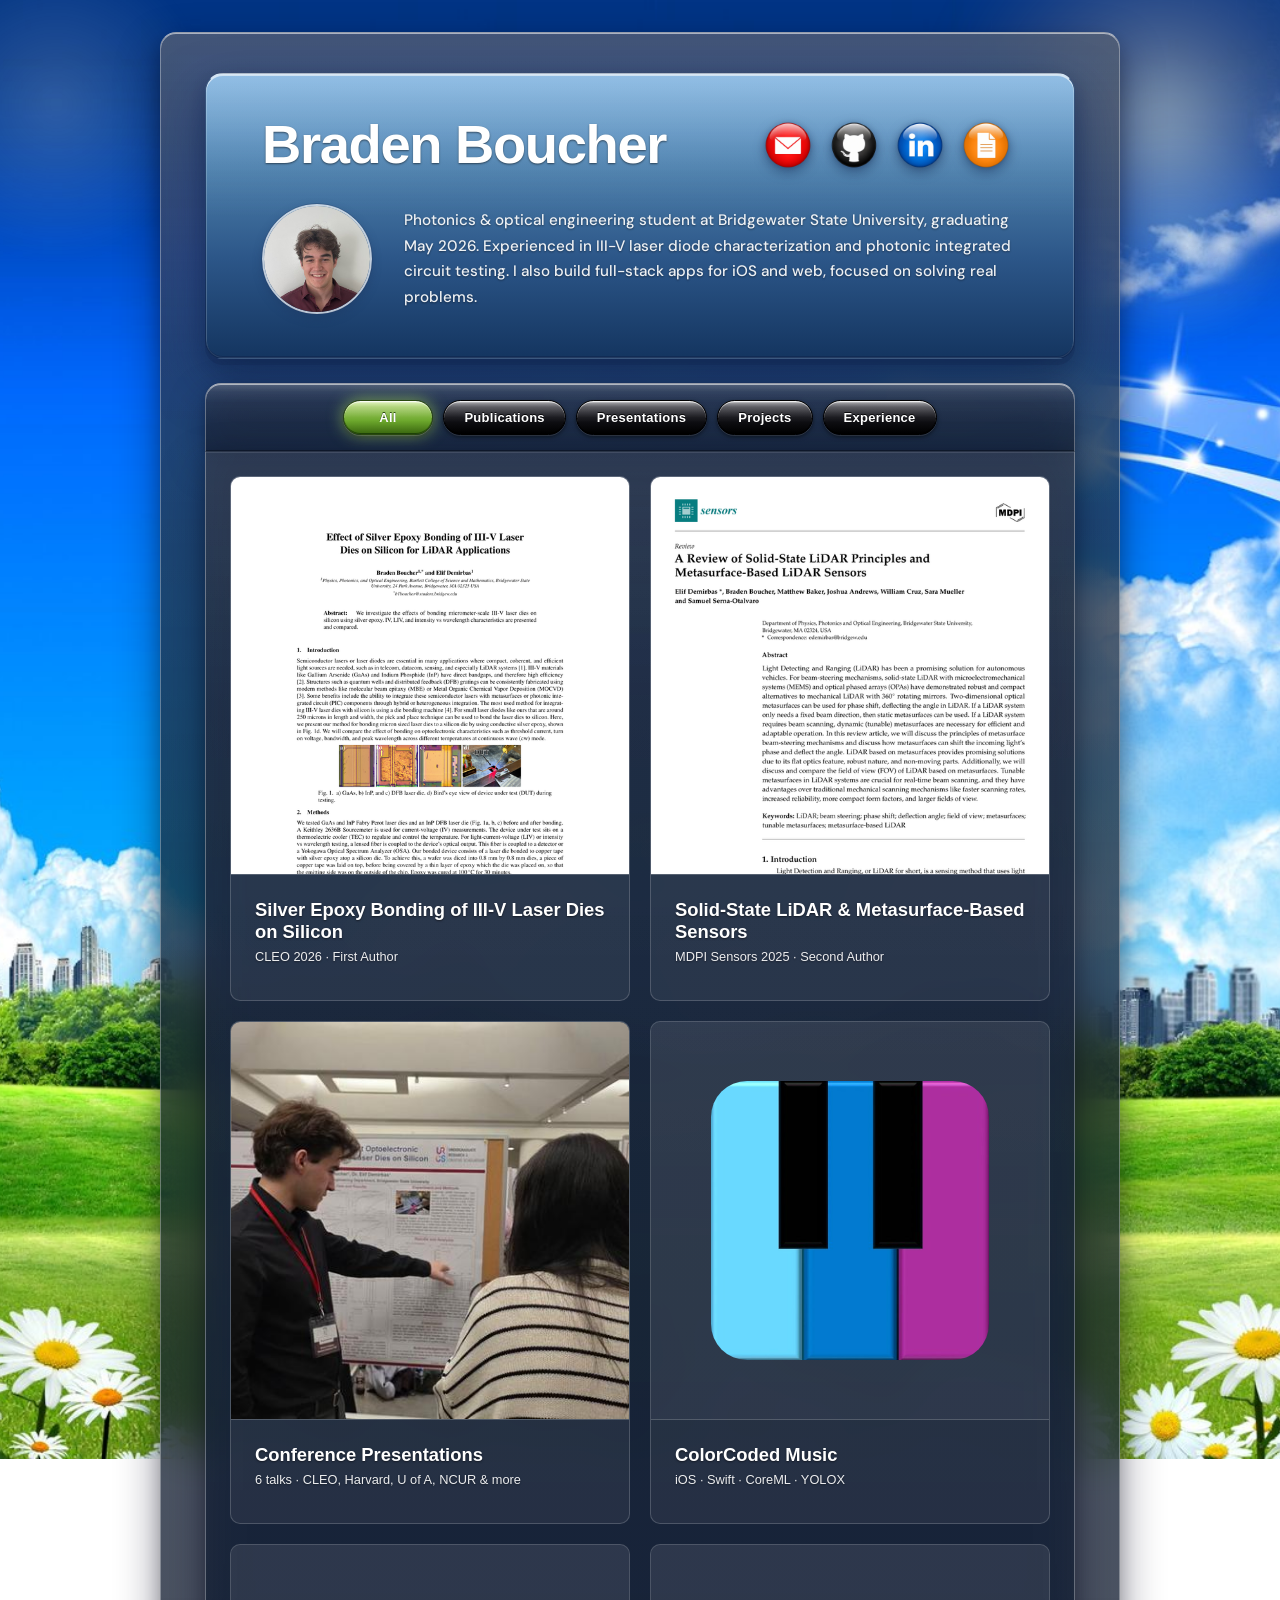
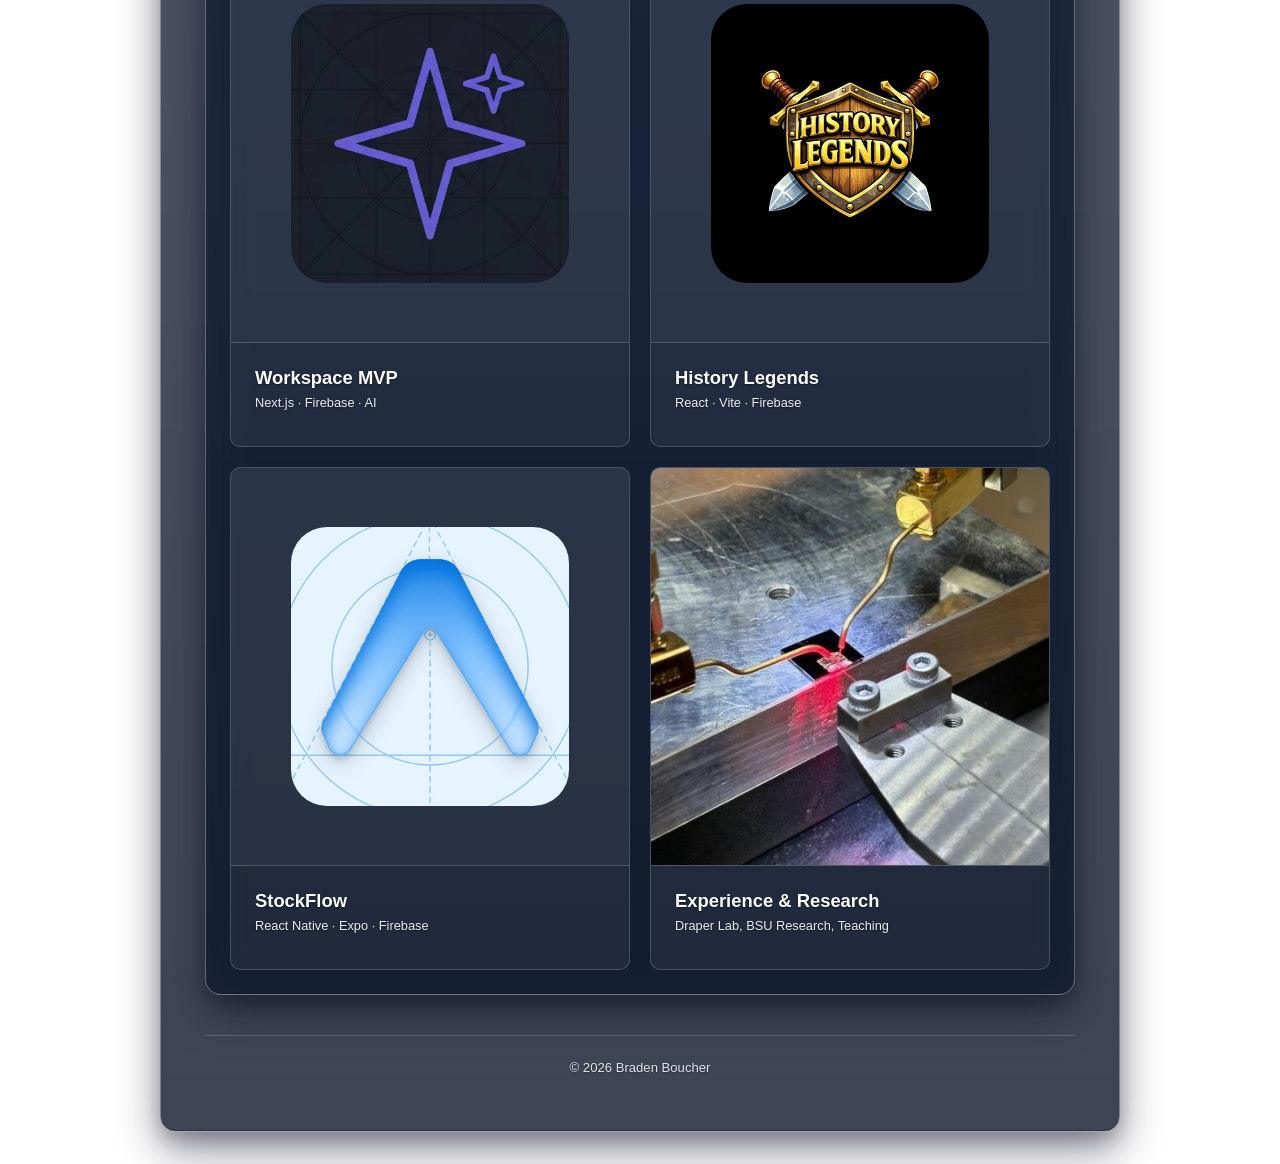
<file: index.html>
<!DOCTYPE html>
<html lang="en">
<head>
<meta charset="UTF-8">
<meta name="viewport" content="width=device-width, initial-scale=1.0">
<title>Braden Boucher — Photonics Engineer & iOS Developer</title>
<meta name="description" content="Photonics & optical engineering student at Bridgewater State University. Published researcher, Draper Laboratory co-op, indie iOS developer.">
<meta property="og:title" content="Braden Boucher">
<meta property="og:description" content="Photonics researcher · iOS developer · Draper Co-Op alum">
<meta property="og:image" content="https://bradenboucher.com/images/headshot.jpg">
<meta property="og:url" content="https://bradenboucher.com">
<meta property="og:type" content="website">
<meta name="twitter:card" content="summary">
<meta name="twitter:title" content="Braden Boucher">
<meta name="twitter:description" content="Photonics researcher · iOS developer · Draper Co-Op alum">
<meta name="twitter:image" content="https://bradenboucher.com/images/headshot.jpg">
<link rel="icon" type="image/svg+xml" href="favicon.svg?v=2">
<link rel="preconnect" href="https://fonts.googleapis.com">
<link href="https://fonts.googleapis.com/css2?family=DM+Serif+Display&family=DM+Sans:wght@400;500;600&display=swap" rel="stylesheet">
<link rel="preload" as="image" href="images/cleo-2026-thumb.png">
<link rel="preload" as="image" href="images/sensors-lidar-review-thumb.png">
<link rel="preload" as="image" href="images/headshot.jpg">
<style>
  *, *::before, *::after { margin: 0; padding: 0; box-sizing: border-box; }
  :root {
    --bg: #0c0f14;                                /* fallback only */
    --surface: #4a6088; --surface-hover: #5a7098; /* was #1a2438 / #233355 */
    --border: rgba(255,255,255,0.28);             /* slightly brighter rim */
    --text: #f0f6ff; --text-muted: #d0dcef;       /* lifted muted */
    --accent: #5BD4F2;
    --accent-glow: rgba(91, 212, 242, 0.22);
    --spring: cubic-bezier(0.16, 1, 0.3, 1);
  }
  html { scroll-behavior: smooth; }
  body {
    font-family: 'DM Sans', sans-serif; color: var(--text);
    min-height: 100vh; overflow-x: hidden;
    /* Background painted by aero.css and re-declared in our override layer below. */
  }
  /* Accessibility: respect users who don't want motion */
  @media (prefers-reduced-motion: reduce) {
    body::before, body::after, html::before { animation: none !important; }
  }
  /* Aero orb backdrop */
  body::before {
    content: ''; position: fixed; inset: -10%; pointer-events: none; z-index: 0;
    background:
      radial-gradient(circle 220px at 12% 18%, rgba(255,255,255,0.18), transparent 70%),
      radial-gradient(circle 160px at 85% 30%, rgba(140,220,255,0.22), transparent 70%),
      radial-gradient(circle 280px at 70% 80%, rgba(180,255,220,0.14), transparent 70%),
      radial-gradient(circle 120px at 25% 75%, rgba(255,255,255,0.12), transparent 70%);
    filter: blur(8px);
    animation: bokeh-drift 28s ease-in-out infinite alternate;
  }
  @keyframes bokeh-drift {
    0%   { transform: translate(0, 0) scale(1); }
    50%  { transform: translate(18px, -12px) scale(1.03); }
    100% { transform: translate(-14px, 16px) scale(1.05); }
  }

  /* Aero sun / lens flare */
  body::after {
    content: ''; position: fixed; top: -120px; right: -120px;
    width: 480px; height: 480px; pointer-events: none; z-index: 0;
    background:
      radial-gradient(circle, rgba(255,245,210,0.55) 0%, rgba(255,210,170,0.25) 25%, rgba(255,180,140,0.10) 45%, transparent 65%);
    filter: blur(24px);
    animation: sun-pulse 9s ease-in-out infinite alternate;
  }
  @keyframes sun-pulse {
    0%   { opacity: 0.85; transform: scale(1); }
    100% { opacity: 1;    transform: scale(1.08); }
  }

  /* Page color wash */
  .page-bg { background: transparent; }

  .container { max-width:960px; margin:0 auto; padding:0 24px; position:relative; z-index:1; }

  /* ── Reveal system (ColorCoded) ── */
  .reveal { will-change:transform,opacity; opacity:0; transform:translateY(30px); filter:blur(4px); transition:opacity 0.5s var(--spring), transform 0.5s var(--spring), filter 0.5s var(--spring); }
  .reveal.visible { opacity:1; transform:translateY(0); filter:blur(0); }
  .reveal-scale { will-change:transform,opacity; opacity:0; transform:scale(0.92); filter:blur(4px); transition:opacity 0.5s var(--spring), transform 0.5s var(--spring), filter 0.5s var(--spring); }
  .reveal-scale.visible { opacity:1; transform:scale(1); filter:blur(0); }
  @keyframes pop-in { from { opacity:0; transform:scale(0.88) translateY(40px); } to { opacity:1; transform:scale(1) translateY(0); } }
  .reveal-pop { will-change:transform,opacity; opacity:0; transform:scale(0.88) translateY(40px); }
  .reveal-pop.visible { opacity:1; transform:scale(1) translateY(0); animation:pop-in 1s ease forwards; }
  .reveal-left { will-change:transform,opacity; opacity:0; transform:translateX(-60px); transition:opacity 0.5s var(--spring), transform 0.5s var(--spring); }
  .reveal-left.visible { opacity:1; transform:translateX(0); }
  .reveal-right { will-change:transform,opacity; opacity:0; transform:translateX(60px); transition:opacity 0.5s var(--spring), transform 0.5s var(--spring); }
  .reveal-right.visible { opacity:1; transform:translateX(0); }
  .reveal-delay-1{transition-delay:.07s;animation-delay:.1s} .reveal-delay-2{transition-delay:.14s;animation-delay:.2s} .reveal-delay-3{transition-delay:.21s;animation-delay:.3s}
  .reveal-delay-4{transition-delay:.28s;animation-delay:.4s} .reveal-delay-5{transition-delay:.35s;animation-delay:.5s} .reveal-delay-6{transition-delay:.42s;animation-delay:.6s} .reveal-delay-7{transition-delay:.49s;animation-delay:.7s}

  /* Hero animation */
  @keyframes hero-fade-up { from{opacity:0;transform:translateY(40px);filter:blur(8px)} to{opacity:1;transform:translateY(0);filter:blur(0)} }
  .hero-animate { animation:hero-fade-up 0.8s var(--spring) forwards; opacity:0; }
  .hero-delay-1{animation-delay:.1s} .hero-delay-2{animation-delay:.25s} .hero-delay-3{animation-delay:.4s} .hero-delay-4{animation-delay:.55s} .hero-delay-5{animation-delay:.7s}

  /* Line grow divider */
  @keyframes line-grow { from{transform:scaleX(0)} to{transform:scaleX(1)} }
  .line-grow { height:1px; background:var(--border); transform:scaleX(0); transform-origin:center; margin:40px 0; }
  .line-grow.visible { animation:line-grow 1s var(--spring) forwards; }

  /* Header */
  header { padding:80px 0 8px; text-align:center; }
  header h1 { font-family:'DM Serif Display',serif; font-size:clamp(2.4rem,5vw,3.6rem); font-weight:400; letter-spacing:-0.02em; margin-bottom:12px; background:linear-gradient(135deg, var(--text) 0%, var(--accent) 100%); -webkit-background-clip:text; -webkit-text-fill-color:transparent; background-clip:text; }
  header p { color:var(--text-muted); font-size:1.05rem; line-height:1.6; max-width:560px; margin:0 auto; }
  header .links { margin-top:20px; display:flex; gap:24px; justify-content:center; flex-wrap:wrap; }
  header .links a { color:var(--accent); text-decoration:none; font-size:0.9rem; font-weight:500; letter-spacing:0.04em; text-transform:uppercase; transition:all 0.3s var(--spring); }
  header .links a:hover { opacity:0.7; transform:translateY(-2px); }

  /* Filters */
  .filters { display:flex; gap:8px; justify-content:center; margin:28px 0 8px; flex-wrap:wrap; }
  .filters button { background:none; border:1px solid var(--border); color:var(--text-muted); font-family:'DM Sans',sans-serif; font-size:0.85rem; padding:7px 18px; border-radius:20px; cursor:pointer; transition:all 0.3s var(--spring); }
  .filters button:hover { border-color:var(--accent); color:var(--text); transform:translateY(-2px); }
  .filters button.active { background:var(--accent); border-color:var(--accent); color:#0c0f14; font-weight:600; box-shadow:0 4px 15px rgba(74,158,173,0.25); }

  /* Card Grid */
  .grid { display:grid; grid-template-columns:repeat(2,1fr); gap:20px; padding:24px 0 80px; }
  .card {
    background:
      linear-gradient(180deg, rgba(255,255,255,0.28) 0%, rgba(255,255,255,0.08) 35%, rgba(255,255,255,0) 50%),
      linear-gradient(180deg, rgba(110,145,190,0.55), rgba(75,110,160,0.65));
    border: 1px solid rgba(255,255,255,0.32);
    border-top-color: rgba(255,255,255,0.55);
    border-radius: 14px; overflow: hidden;
    display: flex; flex-direction: column; cursor: pointer;
    box-shadow: inset 0 1px 0 rgba(255,255,255,0.5), inset 0 -1px 0 rgba(40,70,120,0.35), 0 8px 20px rgba(60,100,160,0.30);
    -webkit-backdrop-filter: blur(12px) saturate(1.3);
            backdrop-filter: blur(12px) saturate(1.3);
    transition: border-color 0.3s, box-shadow 0.3s, transform 0.4s var(--spring);
  }
  .card:hover { background:var(--surface-hover); border-color:var(--accent); transform:translateY(-4px) !important; box-shadow:0 0 0 1px var(--accent), 0 12px 28px rgba(91,212,242,0.30); }
  .card.hidden { display:none; }
  .card-cover { width:100%; aspect-ratio:1; overflow:hidden; background:var(--surface-hover); display:flex; align-items:center; justify-content:center; color:var(--text-muted); font-size:0.78rem; }
  .card-cover img { width:100%; height:100%; object-fit:cover; object-position:top; transition:transform 0.4s ease; }
  .card:hover .card-cover img { transform:scale(1.1); }
  .card-cover-icon { width:100%; aspect-ratio:1; display:flex; align-items:center; justify-content:center; background:var(--surface-hover); }
  .card-cover-icon img { width:70%; aspect-ratio:1; border-radius:36px; object-fit:cover; transition:transform 0.4s ease; }
  .card:hover .card-cover-icon img { transform:scale(1.12); }
  .card-body { padding:20px 24px 24px; flex:1; }
  .card-body h3 { font-family:'DM Serif Display',serif; font-size:1.15rem; font-weight:400; margin-bottom:4px; }
  .card-body .meta { color:var(--text-muted); font-size:0.8rem; margin-bottom:8px; }
  .card-body .tag { display:inline-block; color:var(--accent); font-size:0.72rem; font-weight:600; letter-spacing:0.06em; text-transform:uppercase; margin-bottom:8px; }

  /* Overlay */
  .overlay { position:fixed; inset:0; background:rgba(12,15,20,0.97); backdrop-filter:blur(20px); -webkit-backdrop-filter:blur(20px); z-index:100; overflow-y:auto; opacity:0; transform:translateY(40px) scale(0.98); pointer-events:none; transition:opacity 0.4s var(--spring), transform 0.4s var(--spring); }
  .overlay.active { opacity:1; transform:translateY(0) scale(1); pointer-events:all; }
  .overlay-inner { max-width:900px; margin:0 auto; padding:40px 24px 80px; }
  .back-btn { display:inline-flex; align-items:center; gap:8px; background:none; border:1px solid var(--border); color:var(--text-muted); font-family:'DM Sans',sans-serif; font-size:0.88rem; padding:8px 16px; border-radius:8px; cursor:pointer; transition:border-color 0.2s, color 0.2s; margin-bottom:32px; }
  .back-btn:hover { border-color:var(--accent); color:var(--text); }
  .overlay h2 { font-family:'DM Serif Display',serif; font-size:2rem; font-weight:400; margin-bottom:24px; }

  /* Detail banner */
  .detail-banner { width:100%; overflow:hidden; position:relative; background:var(--surface-hover); display:grid; place-items:center; color:var(--text-muted); font-size:0.78rem; margin-bottom:28px; border-radius:12px; }
  .detail-banner img { width:100%; height:auto; object-fit:contain; border-radius:12px; }
  .detail-banner a { display:block; width:100%; height:100%; }
  .detail-banner a img { width:100%; height:auto; object-fit:contain; border-radius:12px; }
  .detail-text h3 { font-family:'DM Serif Display',serif; font-size:1.5rem; font-weight:400; margin-bottom:8px; }
  .detail-text .meta { color:var(--text-muted); font-size:0.9rem; margin-bottom:14px; }
  .detail-text p { color:var(--text-muted); font-size:0.95rem; line-height:1.7; margin-bottom:16px; }
  .detail-text .detail-links { display:flex; gap:12px; flex-wrap:wrap; }
  .detail-text .detail-links a { color:var(--accent); text-decoration:none; font-size:0.85rem; font-weight:500; padding:6px 14px; border:1px solid var(--accent); border-radius:6px; transition:background 0.2s, transform 0.2s; }
  .detail-text .detail-links a:hover { background:var(--accent-glow); transform:translateY(-2px); }

  /* Pres items */
  .pres-item { background:var(--surface); border:1px solid var(--border); border-radius:12px; overflow:hidden; margin-bottom:16px; transition:border-color 0.2s; }
  .pres-item:hover { border-color:var(--accent); }
  .pres-banner { width:100%; height:570px; overflow:hidden; position:relative; background:var(--surface-hover); display:grid; place-items:center; color:var(--text-muted); font-size:0.78rem; }
  .pres-banner img { width:100%; height:100%; object-fit:contain; background:var(--surface-hover); }
  .pres-text { padding:24px 28px; }
  .pres-text h3 { font-family:'DM Serif Display',serif; font-size:1.15rem; font-weight:400; margin-bottom:6px; }
  .pres-text .meta { color:var(--text-muted); font-size:0.82rem; margin-bottom:10px; }
  .pres-text p { color:var(--text-muted); font-size:0.9rem; line-height:1.6; margin-bottom:12px; }
  .pres-text .detail-links { display:flex; gap:12px; flex-wrap:wrap; }
  .pres-text .detail-links a { color:var(--accent); text-decoration:none; font-size:0.82rem; font-weight:500; padding:5px 12px; border:1px solid var(--accent); border-radius:6px; transition:background 0.2s; }
  .pres-text .detail-links a:hover { background:var(--accent-glow); }

  /* Slider */
  .slider { position:relative; width:100%; height:570px; overflow:hidden; border-radius:12px; }
  .pres-item .slider { border-radius:0; }
  .slider img { position:absolute; inset:0; width:100%; height:100%; object-fit:cover; background:var(--surface-hover); opacity:0; transition:opacity 0.4s ease; }
  .slider img.active { opacity:1; }
  .slider-btn { position:absolute; top:50%; transform:translateY(-50%); background:rgba(50,80,130,0.55); color:#fff; border:none; width:36px; height:36px; border-radius:50%; cursor:pointer; font-size:1rem; z-index:2; display:flex; align-items:center; justify-content:center; transition:background 0.2s; }
  .slider-btn:hover { background:rgba(74,158,173,0.7); }
  .slider-btn.prev { left:12px; }
  .slider-btn.next { right:12px; }
  .slider-dots { position:absolute; bottom:12px; left:50%; transform:translateX(-50%); display:flex; gap:6px; z-index:2; }
  .slider-dots span { width:8px; height:8px; border-radius:50%; background:rgba(255,255,255,0.3); }
  .slider-dots span.active { background:var(--accent); }

  /* Exp items */
  .exp-item { background:var(--surface); border:1px solid var(--border); border-radius:12px; padding:24px 28px; margin-bottom:16px; transition:border-color 0.2s; }
  .exp-item:hover { border-color:var(--accent); }
  .exp-item h3 { font-family:'DM Serif Display',serif; font-size:1.15rem; font-weight:400; margin-bottom:6px; }
  .exp-item .meta { color:var(--text-muted); font-size:0.82rem; margin-bottom:10px; }
  .exp-item p { color:var(--text-muted); font-size:0.9rem; line-height:1.6; }

  .year-label { color:var(--accent); font-size:0.78rem; font-weight:600; letter-spacing:0.08em; text-transform:uppercase; margin:28px 0 12px; }
  .year-label:first-of-type { margin-top:0; }
  .pres-list-item { padding:16px 20px; border-left:2px solid var(--border); margin-bottom:8px; transition:border-color 0.3s; }
  .pres-list-item:hover { border-left-color:var(--accent); }
  .pres-list-item h3 { font-family:'DM Serif Display',serif; font-size:1.05rem; font-weight:400; margin-bottom:4px; }
  .pres-list-item .meta { color:var(--text-muted); font-size:0.82rem; }
  .show-more-btn { display:block; width:100%; background:none; border:1px dashed var(--border); color:var(--text-muted); font-family:'DM Sans',sans-serif; font-size:0.88rem; padding:14px; border-radius:10px; cursor:pointer; margin-bottom:16px; transition:border-color 0.2s, color 0.2s; }
  .show-more-btn:hover { border-color:var(--accent); color:var(--text); }
  .hidden-group { display:none; }
  .hidden-group.show { display:block; }

  /* Product detail */
  .product-hero { display:flex; align-items:center; gap:24px; margin-bottom:32px; }
  .product-hero img { width:80px; height:80px; border-radius:18px; object-fit:cover; }
  .product-hero-text h3 { font-family:'DM Serif Display',serif; font-size:1.8rem; font-weight:400; margin-bottom:4px; }
  .product-hero-text .meta { color:var(--text-muted); font-size:0.9rem; }
  .product-links { display:flex; gap:12px; flex-wrap:wrap; margin-bottom:32px; }
  .product-links a { color:var(--accent); text-decoration:none; font-size:0.95rem; font-weight:500; padding:12px 28px; border:1px solid var(--accent); border-radius:8px; transition:all 0.3s var(--spring); }
  .product-links a:hover { background:var(--accent-glow); transform:translateY(-3px); box-shadow:0 4px 15px rgba(74,158,173,0.2); }
  .product-section { margin-bottom:32px; }
  .product-section h4 { font-family:'DM Serif Display',serif; font-size:1.15rem; font-weight:400; margin-bottom:12px; color:var(--text); }
  .product-section p { color:var(--text-muted); font-size:0.95rem; line-height:1.75; margin-bottom:12px; }
  .product-section ul { list-style:none; padding:0; }
  .product-section ul li { color:var(--text-muted); font-size:0.92rem; line-height:1.7; padding-left:18px; position:relative; margin-bottom:6px; }
  .product-section ul li::before { content:'\2192'; position:absolute; left:0; color:var(--accent); }
  .screenshot-grid { display:grid; grid-template-columns:repeat(3,1fr); gap:12px; margin-top:12px; }
  .screenshot-grid .ss { background:var(--surface-hover); border:1px dashed var(--border); border-radius:10px; display:grid; place-items:center; color:var(--text-muted); font-size:0.75rem; overflow:hidden; }
  .screenshot-grid .ss img { width:100%; height:auto; object-fit:contain; border-radius:10px; }
  .screenshot-grid-wide { display:grid; grid-template-columns:repeat(2,1fr); gap:12px; margin-top:12px; }
  .screenshot-grid-wide .ss { background:var(--surface-hover); border:1px dashed var(--border); border-radius:10px; aspect-ratio:5/4; display:grid; place-items:center; color:var(--text-muted); font-size:0.75rem; overflow:hidden; }
  .screenshot-grid-wide .ss img { width:100%; height:100%; object-fit:cover; border-radius:10px; }
  .tech-pills { display:flex; flex-wrap:wrap; gap:8px; margin-top:8px; }
  .tech-pills span { background:var(--accent-glow); color:var(--accent); font-size:0.78rem; font-weight:500; padding:4px 12px; border-radius:14px; transition:all 0.3s var(--spring); }
  .tech-pills span:hover { transform:translateY(-3px); box-shadow:0 4px 12px rgba(74,158,173,0.15); }

  footer { border-top:1px solid var(--border); padding:32px 0; text-align:center; color:var(--text-muted); font-size:0.82rem; }

  .card { position:relative; overflow:hidden; }
  /* Specular gloss sweep on hover */
  .card::after {
    content: ''; position: absolute; inset: 0;
    background: linear-gradient(115deg,
      transparent 30%,
      rgba(255,255,255,0.22) 50%,
      transparent 70%);
    transform: translateX(-110%);
    transition: transform 0.8s var(--spring);
    pointer-events: none;
    z-index: 2;
  }
  .card:hover::after { transform: translateX(110%); }
  @media (max-width:640px) { .grid{grid-template-columns:1fr} header{padding-top:48px} .detail-banner,.slider,.pres-banner{height:300px} }
.slider img.poster-fit { object-fit:contain !important; background:var(--surface-hover); }
.pres-banner img { object-fit:contain !important; background:var(--surface-hover); }

/* ── HERO v2 — self-contained reference container ──────────────────────
   Inline here (not in aero.css) so it ships with the HTML and can't be
   served from a stale stylesheet cache. Class names are unique (.hero-v2*)
   so no existing rule can leak into them. */
.hero-v2 {
  background:
    linear-gradient(180deg,
      rgba(255,255,255,0.32) 0%,
      rgba(255,255,255,0.12) 4%,
      rgba(255,255,255,0.04) 10%,
      rgba(255,255,255,0)    20%),
    linear-gradient(180deg,
      rgba(110,145,190,0.55)  0%,
      rgba(80,115,165,0.62)  30%,
      rgba(65,100,150,0.68) 100%);
  -webkit-backdrop-filter: blur(22px) saturate(1.4);
          backdrop-filter: blur(22px) saturate(1.4);
  border: 1px solid rgba(255,255,255,0.38);
  border-top: 1px solid rgba(255,255,255,0.62);
  border-radius: 16px;
  padding: 44px 56px;
  margin: 0 0 24px;
  box-shadow:
    inset 0 1px 0 rgba(255,255,255,0.62),
    inset 0 -1px 0 rgba(40,70,120,0.35),
    0 18px 44px rgba(60,100,160,0.40),
    0 8px 18px rgba(50,85,140,0.20);
  position: relative;
}
.hero-v2-top {
  display: flex;
  align-items: center;
  justify-content: space-between;
  gap: 24px;
  margin-bottom: 32px;
}
.hero-v2-name {
  font-family: 'Helvetica Neue', Helvetica, Arial, sans-serif;
  font-weight: 800;
  font-size: clamp(2.2rem, 4.6vw, 3.4rem);
  letter-spacing: -0.025em;
  color: #fff;
  text-shadow: 0 1px 0 rgba(30,55,95,0.55), 0 2px 8px rgba(30,55,95,0.45);
  margin: 0;
  white-space: nowrap;
  line-height: 1;
}
.hero-v2-icons {
  display: flex;
  gap: 18px;
  flex-shrink: 0;
  align-items: center;
  margin-right: 8px;
}
.hero-v2-icons a { display: block; line-height: 0; }
.hero-v2-icons img {
  width: 48px;
  height: 48px;
  display: block;
  filter:
    drop-shadow(0 4px 6px rgba(30,55,95,0.50))
    drop-shadow(0 1px 2px rgba(30,55,95,0.35));
  transition: transform 0.25s ease;
}
.hero-v2-icons a:hover img { transform: translateY(-2px); }
.hero-v2-bottom {
  display: flex;
  align-items: center;
  gap: 32px;
}
.hero-v2-photo {
  width: 110px;
  height: 110px;
  border-radius: 50%;
  object-fit: cover;
  border: 2px solid rgba(255,255,255,0.7);
  outline: 1px solid rgba(30,55,95,0.30);
  box-shadow: 0 4px 10px rgba(30,55,95,0.40);
  flex-shrink: 0;
}
.hero-v2-bio {
  color: rgba(255,255,255,0.96);
  font-family: 'DM Sans', sans-serif;
  font-size: 0.95rem;
  line-height: 1.7;
  font-weight: 500;
  text-shadow: 0 1px 2px rgba(30,55,95,0.45);
  margin: 0;
}
@media (max-width: 640px) {
  .hero-v2 { padding: 28px 22px; }
  .hero-v2-top { flex-direction: column; align-items: flex-start; gap: 18px; margin-bottom: 22px; }
  .hero-v2-name { white-space: normal; font-size: 2rem; }
  .hero-v2-bottom { flex-direction: column; align-items: flex-start; gap: 18px; }
}
</style>
<link rel="stylesheet" href="aero.css?v=10">
<style>
  /* ── Wallpaper parallax (v2) ───────────────────────────────────────────
     aero.css line 33 paints bg-aero.jpg fixed on body (with !important).
     We override here to strip the photo from body — keeping only the
     transparent radial tints — and move the photo into .parallax-bg below,
     where JS can translate it freely. The dedicated div is sized in JS to
     viewport + (maxScroll × rate), so the photo never runs out of slack. */
  body {
    background:
      radial-gradient(ellipse 80% 50% at 50% 0%,   rgba(180,220,255,0.45), transparent 60%),
      radial-gradient(ellipse 60% 40% at 20% 100%, rgba(150,255,210,0.20), transparent 60%) !important;
    background-attachment: fixed, fixed !important;
    background-color: transparent !important;
  }
  .parallax-bg {
    position: fixed;
    top: 0;
    left: 0;
    width: 100%;
    height: 100vh;            /* JS overrides with computed height on load */
    z-index: -1;              /* behind body's transparent overlays */
    pointer-events: none;
    background:
      url('images/bg-aero.jpg') center top / cover no-repeat,
      linear-gradient(180deg, #5cb0ed 0%, #88d5f3 100%);  /* fallback if image fails */
    will-change: transform;
  }
  @media (prefers-reduced-motion: reduce) {
    .parallax-bg { transform: none !important; }
  }
</style>
<style>
  /* ── Deep Aero layer (after aero.css) ──────────────────────────────────
     Cascading wins by source order. Six refinements:
       1. Skeuomorphic 3D buttons (filter pills)
       2. Inner cyan glow halo on every glass container
       3. Aurora streaks layer behind everything (html::before)
       4. Layered lighting via cumulative box-shadows
       5. Saturated functional accent (active filter goes Vista-green)
       6. Embossed type via dual top-highlight + bottom-shadow text-shadows
     ──────────────────────────────────────────────────────────────────── */

  /* === 3. Aurora streaks layer ============================================
     Sits on <html> so it stays behind body::before bokeh + body::after sun.
     Two conic gradients = two light sources radiating from the top corners. */
  html::before {
    content: '';
    position: fixed; inset: 0; pointer-events: none; z-index: 0;
    background:
      conic-gradient(from 200deg at -5% -5%,
        transparent 0deg,
        rgba(180,225,255,0.45)  10deg,
        transparent             24deg,
        transparent             40deg,
        rgba(200,240,255,0.35)  52deg,
        transparent             66deg,
        transparent             82deg,
        rgba(170,215,255,0.30)  94deg,
        transparent           108deg,
        transparent           360deg),
      conic-gradient(from 40deg at 105% -5%,
        transparent 0deg,
        rgba(255,235,200,0.40)  10deg,
        transparent             24deg,
        transparent             38deg,
        rgba(255,220,180,0.30)  50deg,
        transparent             62deg,
        transparent           360deg);
    filter: blur(0.5px);
    animation: aurora-drift 40s ease-in-out infinite alternate;
  }
  @keyframes aurora-drift {
    0%   { opacity: 0.85; transform: translate(0, 0); }
    100% { opacity: 1.00; transform: translate(20px, -10px); }
  }

  /* === 1+5. Skeuomorphic filter pills =====================================
     Heavy 3D treatment — bottom-darker base, glossy upper half, bright top
     highlight, dark bottom bezel, drop shadow. Active = saturated green. */

  /* Filter bar container — ZUNE DARK theme */
  .filters {
    background:
      linear-gradient(135deg,
        rgba(255,255,255,0.18) 0%,
        rgba(255,255,255,0.04) 30%,
        transparent             55%),
      radial-gradient(ellipse 90% 60% at 50% 40%,
        rgba(80,180,230,0.35)  0%,
        rgba(30,70,110,0.85)  55%,
        rgba(10,20,40,0.95)  100%),
      linear-gradient(180deg, #1a2735 0%, #060a14 100%);
    border: 1px solid rgba(0,0,0,0.85);
    border-top: 1px solid rgba(120,180,220,0.45);
    border-radius: 14px;
    padding: 14px 24px;
    margin: 28px 0 8px;
    box-shadow:
      inset 0 1px 0 rgba(180,220,255,0.55),
      inset 0 -2px 0 rgba(0,0,0,0.7),
      inset 0 0 0 1px rgba(120,200,240,0.18),
      inset 0 0 80px rgba(80,180,230,0.25),
      0 6px 0 rgba(0,0,0,0.45),
      0 18px 40px rgba(0,0,0,0.55),
      0 0 60px rgba(80,180,230,0.20);
  }
  .filters button {
    background:
      linear-gradient(180deg,
        rgba(255,255,255,0.22) 0%,
        rgba(255,255,255,0.06) 48%,
        rgba(0,0,0,0.10)       52%,
        rgba(0,0,0,0.30)      100%),
      linear-gradient(180deg, #2c3a5a 0%, #16213a 100%);
    border: 1px solid rgba(0,0,0,0.45);
    color: #fff;
    font-weight: 600;
    text-shadow: 0 1px 0 rgba(0,0,0,0.55), 0 -1px 0 rgba(255,255,255,0.18);
    box-shadow:
      inset 0 1px 0 rgba(255,255,255,0.45),
      inset 0 -1px 0 rgba(0,0,0,0.50),
      inset 0 0 18px rgba(120,180,230,0.10),
      0 2px 4px rgba(0,20,50,0.35);
    transform: translateZ(0);   /* triggers compositor for crisper edges */
  }
  .filters button:hover {
    background:
      linear-gradient(180deg,
        rgba(255,255,255,0.28) 0%,
        rgba(255,255,255,0.08) 48%,
        rgba(0,0,0,0.10)       52%,
        rgba(0,0,0,0.30)      100%),
      linear-gradient(180deg, #36476b 0%, #1f2c47 100%);
    color: #fff;
    transform: translateY(-1px);
  }
  .filters button.active {
    background:
      linear-gradient(180deg,
        rgba(255,255,255,0.32) 0%,
        rgba(255,255,255,0.10) 48%,
        rgba(0,30,0,0.15)      52%,
        rgba(0,30,0,0.35)     100%),
      linear-gradient(180deg, #8de065 0%, #4ba735 100%);
    border-color: rgba(0,40,0,0.55);
    color: #fff;
    text-shadow: 0 1px 0 rgba(0,40,0,0.6), 0 -1px 0 rgba(255,255,255,0.30);
    box-shadow:
      inset 0 1px 0 rgba(255,255,255,0.65),
      inset 0 -1px 0 rgba(0,30,0,0.45),
      inset 0 0 14px rgba(180,255,120,0.30),
      0 2px 6px rgba(20,60,10,0.45);
  }

  /* === 2+4. Glass containers with inner cyan glow halo ===================
     The inset 0 0 28px rgba(160,210,255,...) is the new bit — light bleeds
     inward from each edge, the move that gives Aero panels their "lit
     glass" quality instead of "card with stroke". */

  /* Hero — VISTA AURORA, no sunbeam, high-contrast vertical */
  .hero-v2 {
    background:
      /* Soft vertical top sheen (no diagonal beam) */
      linear-gradient(180deg,
        rgba(220,240,255,0.22) 0%,
        rgba(180,220,255,0.10) 25%,
        transparent             50%),
      /* High-contrast vertical base — bright top → deep dark bottom */
      linear-gradient(180deg,
        #7eb1de 0%,
        #4a7ca8 35%,
        #2c5688 65%,
        #143560 100%);
    border: 1px solid rgba(15,35,75,0.65);
    border-top: 1px solid rgba(255,255,255,0.65);
    border-radius: 18px;
    box-shadow:
      inset 0 2px 0 rgba(255,255,255,0.55),
      inset 0 -2px 0 rgba(15,35,75,0.50),
      inset 0 0 0 1px rgba(255,255,255,0.18),
      0 6px 0 rgba(15,35,75,0.22),
      0 22px 50px rgba(15,35,75,0.55),
      0 8px 18px rgba(15,35,75,0.30);
    -webkit-backdrop-filter: blur(14px) saturate(1.45);
            backdrop-filter: blur(14px) saturate(1.45);
  }

  /* Project / publication cards — same 3D pop recipe, scaled */
  .card {
    background:
      /* Layer 1: diagonal gloss */
      linear-gradient(135deg,
        rgba(255,255,255,0.30) 0%,
        rgba(255,255,255,0.08) 25%,
        rgba(255,255,255,0)    50%),
      /* Layer 2: radial pool */
      radial-gradient(ellipse 100% 70% at 50% 30%,
        rgba(190,220,250,0.42) 0%,
        rgba(115,150,200,0.62) 60%,
        rgba(75,115,170,0.75)  100%),
      /* Layer 3: base */
      linear-gradient(180deg,
        rgba(110,150,200,0.80) 0%,
        rgba(75,115,170,0.88)  100%);
    border: 1px solid rgba(20,40,80,0.50);
    border-top: 1px solid rgba(255,255,255,0.55);
    border-radius: 16px;
    box-shadow:
      /* Inner bevel */
      inset 0 2px 0 rgba(255,255,255,0.48),
      inset 0 -2px 0 rgba(20,40,80,0.38),
      inset 0 0 0 1px rgba(255,255,255,0.15),
      /* Inner glow pool */
      inset 0 0 65px rgba(180,225,255,0.32),
      /* Thickness offset */
      0 4px 0 rgba(20,40,80,0.18),
      /* Main drop shadow */
      0 14px 32px rgba(20,40,80,0.45),
      0 6px 14px rgba(20,40,80,0.25),
      /* Atmospheric glow */
      0 0 50px rgba(140,200,240,0.18);
    -webkit-backdrop-filter: blur(14px) saturate(1.4);
            backdrop-filter: blur(14px) saturate(1.4);
  }
  .card:hover {
    transform: translateY(-6px) !important;
    border-color: var(--accent);
    border-top-color: rgba(255,255,255,0.7);
    box-shadow:
      0 0 0 1px var(--accent),
      inset 0 2px 0 rgba(255,255,255,0.58),
      inset 0 -2px 0 rgba(20,40,80,0.38),
      inset 0 0 0 1px rgba(255,255,255,0.20),
      inset 0 0 75px rgba(180,235,255,0.45),
      0 4px 0 rgba(20,40,80,0.18),
      0 22px 44px rgba(91,212,242,0.40),
      0 8px 18px rgba(20,40,80,0.30),
      0 0 70px rgba(91,212,242,0.30);
  }
  .card-cover, .card-cover-icon {
    background: linear-gradient(180deg, rgba(180,210,240,0.45), rgba(140,180,225,0.55));
  }

  /* Detail-page containers — same 3D pop recipe */
  .pres-item, .exp-item {
    background:
      linear-gradient(135deg,
        rgba(255,255,255,0.30) 0%,
        rgba(255,255,255,0.08) 25%,
        rgba(255,255,255,0)    50%),
      radial-gradient(ellipse 100% 70% at 50% 30%,
        rgba(190,220,250,0.42) 0%,
        rgba(115,150,200,0.62) 60%,
        rgba(75,115,170,0.75)  100%),
      linear-gradient(180deg,
        rgba(110,150,200,0.80) 0%,
        rgba(75,115,170,0.88)  100%);
    border: 1px solid rgba(20,40,80,0.50);
    border-top: 1px solid rgba(255,255,255,0.55);
    border-radius: 14px;
    box-shadow:
      inset 0 2px 0 rgba(255,255,255,0.48),
      inset 0 -2px 0 rgba(20,40,80,0.38),
      inset 0 0 0 1px rgba(255,255,255,0.15),
      inset 0 0 55px rgba(180,225,255,0.32),
      0 4px 0 rgba(20,40,80,0.18),
      0 12px 28px rgba(20,40,80,0.42),
      0 5px 12px rgba(20,40,80,0.22);
    -webkit-backdrop-filter: blur(14px) saturate(1.4);
            backdrop-filter: blur(14px) saturate(1.4);
  }
  .pres-item:hover, .exp-item:hover {
    border-color: var(--accent);
    transform: translateY(-3px);
    box-shadow:
      0 0 0 1px var(--accent),
      inset 0 2px 0 rgba(255,255,255,0.55),
      inset 0 -2px 0 rgba(20,40,80,0.38),
      inset 0 0 0 1px rgba(255,255,255,0.20),
      inset 0 0 65px rgba(180,235,255,0.42),
      0 4px 0 rgba(20,40,80,0.18),
      0 18px 36px rgba(91,212,242,0.35),
      0 0 50px rgba(91,212,242,0.22);
    transition: all 0.3s var(--spring);
  }

  /* === 6. Embossed type ==================================================
     Dual text-shadow: bright top edge + dark bottom edge = "lit from above"
     instead of "white text with shadow". */
  .hero-v2-name {
    text-shadow:
      0 1px 0  rgba(255,255,255,0.75),
      0 -1px 0 rgba(20,40,75,0.65),
      0 2px 0  rgba(20,40,75,0.45),
      0 4px 12px rgba(20,40,75,0.55);
  }
  .card-body h3,
  .pres-text h3,
  .exp-item h3 {
    color: #fff;
    text-shadow:
      0 1px 0  rgba(255,255,255,0.55),
      0 -1px 0 rgba(20,40,75,0.45),
      0 2px 6px rgba(20,40,75,0.55);
  }
  .card-body .meta,
  .pres-text .meta,
  .exp-item .meta { color: rgba(255,255,255,0.92); }
  .pres-text p, .exp-item p { color: rgba(255,255,255,0.88); }

</style>
</head>
<body>

<div class="parallax-bg" aria-hidden="true"></div>

<div class="page-bg">
<div class="container">
  <div class="hero-v2">
    <div class="hero-v2-top">
      <h1 class="hero-v2-name">Braden Boucher</h1>
      <div class="hero-v2-icons">
        <a href="mailto:braden@chrisboucher.net?subject=Consultation%20Request" aria-label="Email"><img src="images/icon-email.png" alt=""></a>
        <a href="https://github.com/BradenBoucher" target="_blank" aria-label="GitHub"><img src="images/icon-github.png" alt=""></a>
        <a href="https://www.linkedin.com/in/bradenboucher" target="_blank" aria-label="LinkedIn"><img src="images/icon-linkedin.png" alt=""></a>
        <a href="docs/Boucher_CV.pdf" target="_blank" aria-label="CV"><img src="images/icon-cv.png" alt=""></a>
      </div>
    </div>
    <div class="hero-v2-bottom">
      <img class="hero-v2-photo" src="images/headshot.jpg" alt="Braden Boucher">
      <p class="hero-v2-bio">Photonics &amp; optical engineering student at Bridgewater State University, graduating May 2026. Experienced in III-V laser diode characterization and photonic integrated circuit testing. I also build full-stack apps for iOS and web, focused on solving real problems.</p>
    </div>
  </div>

<div class="filters hero-animate hero-delay-4">
    <button class="active" onclick="filterCards('all',this)">All</button>
    <button onclick="filterCards('pub',this)">Publications</button>
    <button onclick="filterCards('pres',this)">Presentations</button>
    <button onclick="filterCards('proj',this)">Projects</button>
    <button onclick="filterCards('exp',this)">Experience</button>
  </div>

  <div class="line-grow reveal"></div>
  <section class="grid">
    <!-- Publications — individual cards -->
    <div class="card reveal-pop reveal-delay-1" data-cat="pub" onclick="navigateTo('/cleo')">
      <div class="card-cover"><img src="images/cleo-2026-thumb.png" alt="CLEO 2026"></div>
      <div class="card-body"><span class="tag">Publication</span><h3>Silver Epoxy Bonding of III-V Laser Dies on Silicon</h3><div class="meta">CLEO 2026 · First Author</div></div>
    </div>
    <div class="card reveal-pop reveal-delay-2" data-cat="pub" onclick="navigateTo('/sensors')">
      <div class="card-cover"><img src="images/sensors-lidar-review-thumb.png" alt="MDPI Sensors"></div>
      <div class="card-body"><span class="tag">Publication</span><h3>Solid-State LiDAR &amp; Metasurface-Based Sensors</h3><div class="meta">MDPI Sensors 2025 · Second Author</div></div>
    </div>

    <!-- Presentations — single card -->
    <div class="card reveal-pop reveal-delay-3" data-cat="pres" onclick="navigateTo('/presentations')">
      <div class="card-cover"><img src="images/harvard-3.jpg" alt="Presentations" style="object-position:30% center"></div>
      <div class="card-body"><span class="tag">Presentations</span><h3>Conference Presentations</h3><div class="meta">6 talks · CLEO, Harvard, U of A, NCUR &amp; more</div></div>
    </div>

    <!-- Projects — individual cards -->
    <div class="card reveal-pop reveal-delay-4" data-cat="proj" onclick="window.open('https://color-coded.app','_blank')">
      <div class="card-cover-icon"><img src="images/icon-colorcoded.png" alt="ColorCoded"></div>
      <div class="card-body"><span class="tag">Product</span><h3>ColorCoded Music</h3><div class="meta">iOS · Swift · CoreML · YOLOX</div></div>
    </div>
    <div class="card reveal-pop reveal-delay-5" data-cat="proj" onclick="navigateTo('/workspace')">
      <div class="card-cover-icon"><img src="images/icon-workspace.png" alt="Workspace"></div>
      <div class="card-body"><span class="tag">Product</span><h3>Workspace MVP</h3><div class="meta">Next.js · Firebase · AI</div></div>
    </div>
    <div class="card reveal-pop reveal-delay-6" data-cat="proj" onclick="navigateTo('/historylegends')">
      <div class="card-cover-icon"><img src="images/icon-historylegends.png" alt="History Legends"></div>
      <div class="card-body"><span class="tag">Product</span><h3>History Legends</h3><div class="meta">React · Vite · Firebase</div></div>
    </div>
    <div class="card reveal-pop reveal-delay-7" data-cat="proj" onclick="navigateTo('/stockflow')">
      <div class="card-cover-icon"><img src="images/icon-stockflow.png" alt="StockFlow"></div>
      <div class="card-body"><span class="tag">Product</span><h3>StockFlow</h3><div class="meta">React Native · Expo · Firebase</div></div>
    </div>

    <!-- Experience — single card -->
    <div class="card reveal-pop reveal-delay-7" data-cat="exp" onclick="navigateTo('/experience')">
      <div class="card-cover"><img src="images/experience-cover.jpg" alt="Experience"></div>
      <div class="card-body"><span class="tag">Experience</span><h3>Experience &amp; Research</h3><div class="meta">Draper Lab, BSU Research, Teaching</div></div>
    </div>
  </section>

  <footer>&copy; 2026 Braden Boucher</footer></div>

<script>
function filterCards(cat,btn){
  document.querySelectorAll('.filters button').forEach(function(b){b.classList.remove('active')});
  btn.classList.add('active');
  document.querySelectorAll('.card').forEach(function(c){
    if(cat==='all'||c.dataset.cat===cat){
      c.classList.remove('hidden');
      c.classList.remove('visible');
      revealObs.observe(c);
    } else {
      c.classList.add('hidden');
    }
  });
}

var exitTimers=new Map();
var revealObs=new IntersectionObserver(function(entries){
  entries.forEach(function(entry){
    if(entry.isIntersecting){
      var t=exitTimers.get(entry.target);
      if(t){clearTimeout(t);exitTimers.delete(entry.target);}
      entry.target.classList.add('visible');
    } else {
      var timer=setTimeout(function(){
        entry.target.classList.remove('visible');
        exitTimers.delete(entry.target);
      },200);
      exitTimers.set(entry.target,timer);
    }
  });
},{threshold:0.05, rootMargin:'50px 0px 50px 0px'});

setTimeout(function(){
  document.querySelectorAll('.reveal,.reveal-scale,.reveal-pop,.reveal-left,.reveal-right,.line-grow').forEach(function(el){
    revealObs.observe(el);
  });
},600);

// Navigate to subpage
function navigateTo(url){
  window.location.href=url;
}
</script>
</div><!-- close page-bg -->

<script>
  // ── Wallpaper parallax v2 ──────────────────────────────────────────
  // Translates .parallax-bg up at 30% of scroll speed via transform
  // (compositor-accelerated). Sizes the bg dynamically to guarantee
  // enough image height that we never expose the bottom edge.
  (function() {
    const bg = document.querySelector('.parallax-bg');
    if (!bg) return;

    const PARALLAX_RATE = 0.3;   // 0 = pinned, 1 = scrolls with content
    const reduceMotion = window.matchMedia('(prefers-reduced-motion: reduce)').matches;

    let lastY = 0;
    let ticking = false;

    function sizeBg() {
      const sh = document.documentElement.scrollHeight;
      const vh = window.innerHeight;
      const slack = Math.max(0, sh - vh) * PARALLAX_RATE;
      bg.style.height = `${vh + slack}px`;
    }

    function update() {
      bg.style.transform = `translate3d(0, ${-lastY * PARALLAX_RATE}px, 0)`;
      ticking = false;
    }

    if (reduceMotion) {
      sizeBg();
      return;
    }

    window.addEventListener('scroll', () => {
      lastY = window.scrollY;
      if (!ticking) {
        requestAnimationFrame(update);
        ticking = true;
      }
    }, { passive: true });

    window.addEventListener('resize', () => {
      sizeBg();
      lastY = window.scrollY;
      update();
    }, { passive: true });

    // Run after layout so scrollHeight is final
    if (document.readyState === 'complete') {
      sizeBg();
      lastY = window.scrollY;
      update();
    } else {
      window.addEventListener('load', () => {
        sizeBg();
        lastY = window.scrollY;
        update();
      }, { once: true });
    }
  })();
</script>

</body>
</html>
</file>
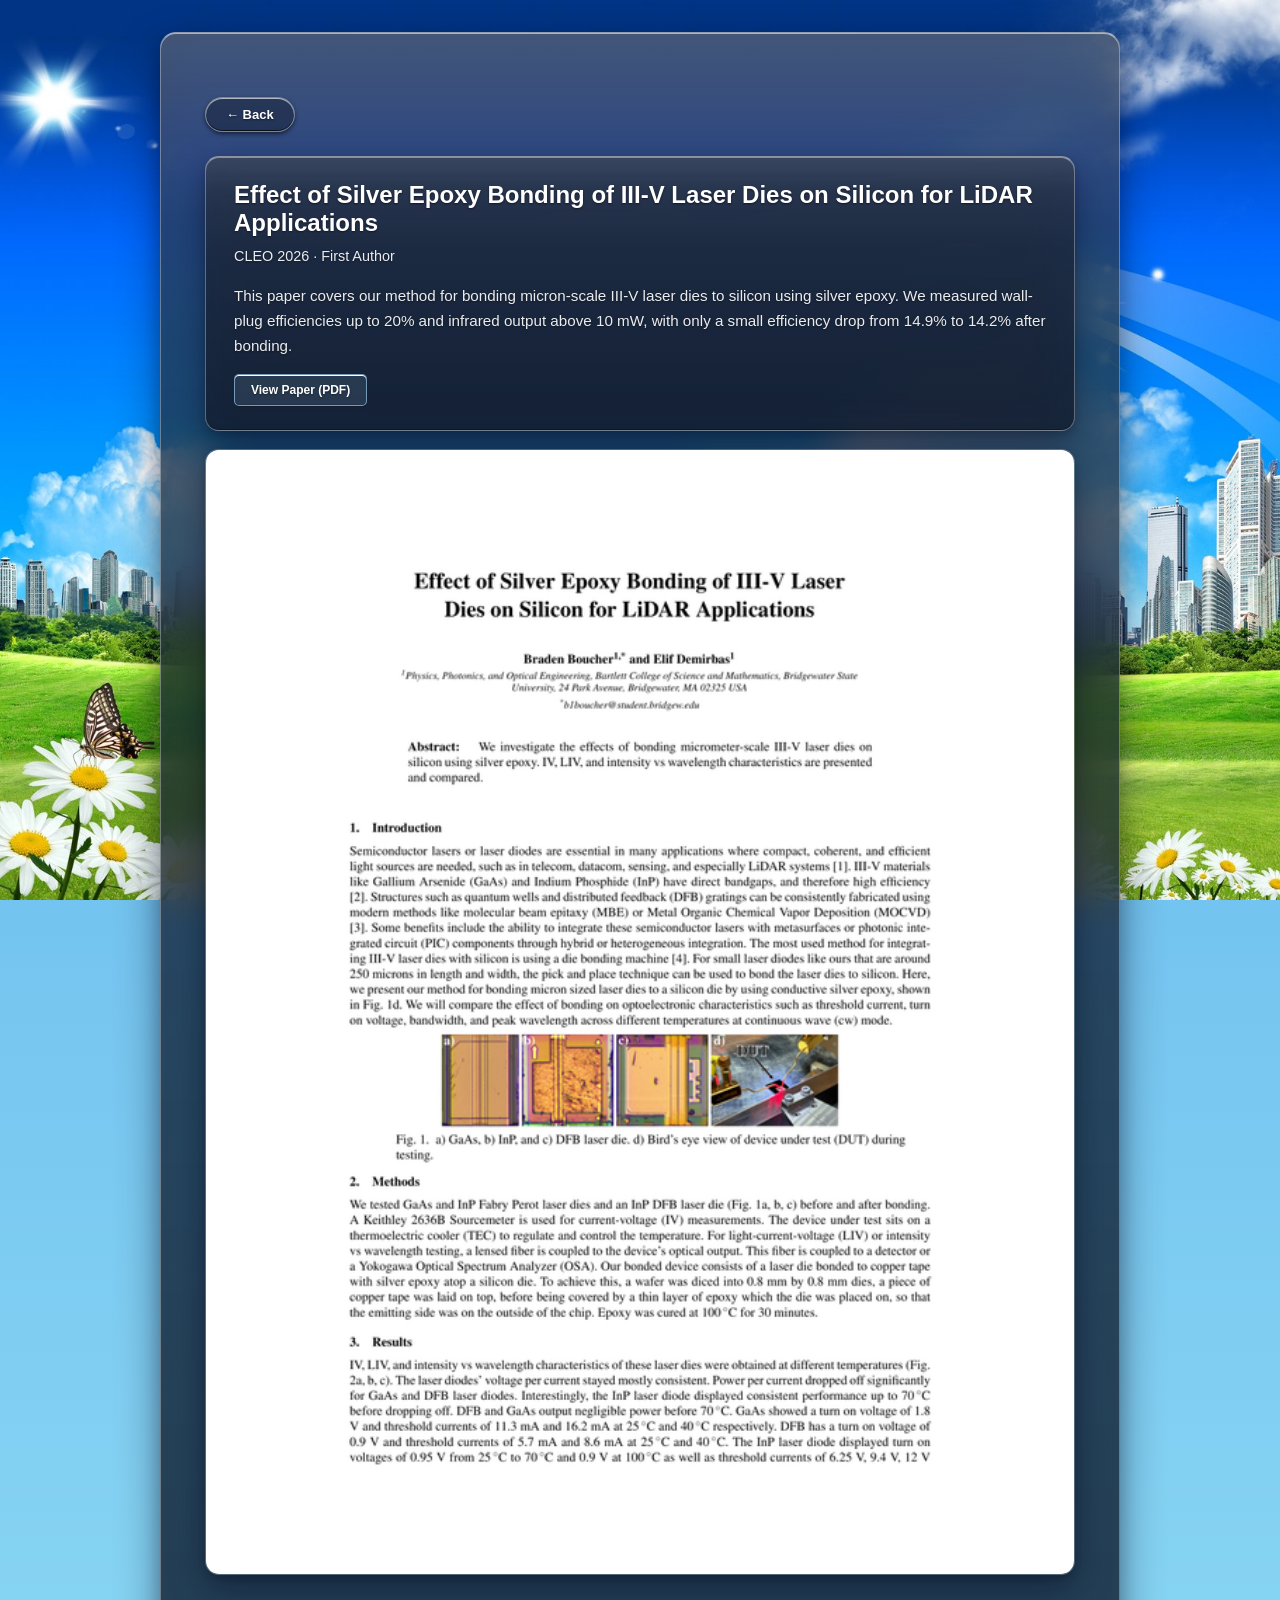
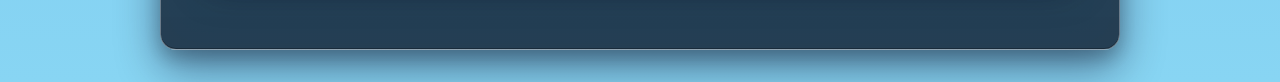
<file: cleo/index.html>
<!DOCTYPE html>
<html lang="en">
<head>
<meta charset="UTF-8">
<meta name="viewport" content="width=device-width, initial-scale=1.0">
<title>CLEO 2026 — Braden Boucher</title>
<link rel="preconnect" href="https://fonts.googleapis.com">
<link href="https://fonts.googleapis.com/css2?family=DM+Serif+Display&family=DM+Sans:wght@400;500;600&display=swap" rel="stylesheet">
<link rel="icon" type="image/svg+xml" href="../favicon.svg">
<style>
  *, *::before, *::after { margin: 0; padding: 0; box-sizing: border-box; }
  :root {
    --bg: #0c0f14; --surface: #161b24; --surface-hover: #1e2530;
    --border: #2a3140; --text: #e8ecf1; --text-muted: #8893a4;
    --accent: #4a9ead; --accent-glow: rgba(74, 158, 173, 0.15);
    --spring: cubic-bezier(0.16, 1, 0.3, 1);
  }
  html { scroll-behavior: smooth; }
  body { font-family: 'DM Sans', sans-serif; background: var(--bg); color: var(--text); min-height: 100vh; overflow-x: hidden; }

  /* Page color wash */
  .page-bg {
    background-color: var(--bg);
  }

  .container { max-width:960px; margin:0 auto; padding:0 24px; position:relative; z-index:1; }

  /* ── Reveal system (ColorCoded) ── */
  .reveal { will-change:transform,opacity; opacity:0; transform:translateY(30px); filter:blur(4px); transition:opacity 0.5s var(--spring), transform 0.5s var(--spring), filter 0.5s var(--spring); }
  .reveal.visible { opacity:1; transform:translateY(0); filter:blur(0); }
  .reveal-scale { will-change:transform,opacity; opacity:0; transform:scale(0.92); filter:blur(4px); transition:opacity 0.5s var(--spring), transform 0.5s var(--spring), filter 0.5s var(--spring); }
  .reveal-scale.visible { opacity:1; transform:scale(1); filter:blur(0); }
  @keyframes pop-in { from { opacity:0; transform:scale(0.88) translateY(40px); } to { opacity:1; transform:scale(1) translateY(0); } }
  .reveal-pop { will-change:transform,opacity; opacity:0; transform:scale(0.88) translateY(40px); }
  .reveal-pop.visible { opacity:1; transform:scale(1) translateY(0); animation:pop-in 1s ease forwards; }
  .reveal-left { will-change:transform,opacity; opacity:0; transform:translateX(-60px); transition:opacity 0.5s var(--spring), transform 0.5s var(--spring); }
  .reveal-left.visible { opacity:1; transform:translateX(0); }
  .reveal-right { will-change:transform,opacity; opacity:0; transform:translateX(60px); transition:opacity 0.5s var(--spring), transform 0.5s var(--spring); }
  .reveal-right.visible { opacity:1; transform:translateX(0); }
  .reveal-delay-1{transition-delay:.07s;animation-delay:.1s} .reveal-delay-2{transition-delay:.14s;animation-delay:.2s} .reveal-delay-3{transition-delay:.21s;animation-delay:.3s}
  .reveal-delay-4{transition-delay:.28s;animation-delay:.4s} .reveal-delay-5{transition-delay:.35s;animation-delay:.5s} .reveal-delay-6{transition-delay:.42s;animation-delay:.6s} .reveal-delay-7{transition-delay:.49s;animation-delay:.7s}

  /* Hero animation */
  @keyframes hero-fade-up { from{opacity:0;transform:translateY(40px);filter:blur(8px)} to{opacity:1;transform:translateY(0);filter:blur(0)} }
  .hero-animate { animation:hero-fade-up 0.8s var(--spring) forwards; opacity:0; }
  .hero-delay-1{animation-delay:.1s} .hero-delay-2{animation-delay:.25s} .hero-delay-3{animation-delay:.4s} .hero-delay-4{animation-delay:.55s} .hero-delay-5{animation-delay:.7s}

  /* Line grow divider */
  @keyframes line-grow { from{transform:scaleX(0)} to{transform:scaleX(1)} }
  .line-grow { height:1px; background:var(--border); transform:scaleX(0); transform-origin:center; margin:40px 0; }
  .line-grow.visible { animation:line-grow 1s var(--spring) forwards; }

  /* Header */
  header { padding:80px 0 8px; text-align:center; }
  header h1 { font-family:'DM Serif Display',serif; font-size:clamp(2.4rem,5vw,3.6rem); font-weight:400; letter-spacing:-0.02em; margin-bottom:12px; background:linear-gradient(135deg, var(--text) 0%, var(--accent) 100%); -webkit-background-clip:text; -webkit-text-fill-color:transparent; background-clip:text; }
  header p { color:var(--text-muted); font-size:1.05rem; line-height:1.6; max-width:560px; margin:0 auto; }
  header .links { margin-top:20px; display:flex; gap:24px; justify-content:center; flex-wrap:wrap; }
  header .links a { color:var(--accent); text-decoration:none; font-size:0.9rem; font-weight:500; letter-spacing:0.04em; text-transform:uppercase; transition:all 0.3s var(--spring); }
  header .links a:hover { opacity:0.7; transform:translateY(-2px); }

  /* Filters */
  .filters { display:flex; gap:8px; justify-content:center; margin:28px 0 8px; flex-wrap:wrap; }
  .filters button { background:none; border:1px solid var(--border); color:var(--text-muted); font-family:'DM Sans',sans-serif; font-size:0.85rem; padding:7px 18px; border-radius:20px; cursor:pointer; transition:all 0.3s var(--spring); }
  .filters button:hover { border-color:var(--accent); color:var(--text); transform:translateY(-2px); }
  .filters button.active { background:var(--accent); border-color:var(--accent); color:#0c0f14; font-weight:600; box-shadow:0 4px 15px rgba(74,158,173,0.25); }

  /* Card Grid */
  .grid { display:grid; grid-template-columns:repeat(2,1fr); gap:20px; padding:24px 0 80px; }
  .card { background:var(--surface); border:1px solid var(--border); border-radius:14px; overflow:hidden; display:flex; flex-direction:column; cursor:pointer; transition:border-color 0.3s, box-shadow 0.3s, transform 0.4s var(--spring); }
  .card:hover { background:var(--surface-hover); border-color:var(--accent); transform:translateY(-4px) !important; box-shadow:0 0 0 1px var(--accent); }
  .card.hidden { display:none; }
  .card-cover { width:100%; aspect-ratio:1; overflow:hidden; background:var(--surface-hover); display:flex; align-items:center; justify-content:center; color:var(--text-muted); font-size:0.78rem; }
  .card-cover img { width:100%; height:100%; object-fit:cover; object-position:top; transition:transform 0.4s ease; }
  .card:hover .card-cover img { transform:scale(1.1); }
  .card-cover-icon { width:100%; aspect-ratio:1; display:flex; align-items:center; justify-content:center; background:var(--surface-hover); }
  .card-cover-icon img { width:70%; aspect-ratio:1; border-radius:28px; object-fit:cover; transition:transform 0.4s ease; }
  .card:hover .card-cover-icon img { transform:scale(1.12); }
  .card-body { padding:20px 24px 24px; flex:1; }
  .card-body h3 { font-family:'DM Serif Display',serif; font-size:1.15rem; font-weight:400; margin-bottom:4px; }
  .card-body .meta { color:var(--text-muted); font-size:0.8rem; margin-bottom:8px; }
  .card-body .tag { display:inline-block; color:var(--accent); font-size:0.72rem; font-weight:600; letter-spacing:0.06em; text-transform:uppercase; margin-bottom:8px; }

  /* Overlay */
  .overlay { position:fixed; inset:0; background:rgba(12,15,20,0.97); backdrop-filter:blur(20px); -webkit-backdrop-filter:blur(20px); z-index:100; overflow-y:auto; opacity:0; transform:translateY(40px) scale(0.98); pointer-events:none; transition:opacity 0.4s var(--spring), transform 0.4s var(--spring); }
  .overlay.active { opacity:1; transform:translateY(0) scale(1); pointer-events:all; }
  .overlay-inner { max-width:900px; margin:0 auto; padding:40px 24px 80px; }
  .back-btn { display:inline-flex; align-items:center; gap:8px; background:none; border:1px solid var(--border); color:var(--text-muted); font-family:'DM Sans',sans-serif; font-size:0.88rem; padding:8px 16px; border-radius:8px; cursor:pointer; transition:border-color 0.2s, color 0.2s; margin-bottom:32px; }
  .back-btn:hover { border-color:var(--accent); color:var(--text); }
  .overlay h2 { font-family:'DM Serif Display',serif; font-size:2rem; font-weight:400; margin-bottom:24px; }

  /* Detail banner */
  .detail-banner { width:100%; overflow:hidden; position:relative; background:var(--surface-hover); display:grid; place-items:center; color:var(--text-muted); font-size:0.78rem; margin-bottom:28px; border-radius:12px; }
  .detail-banner img { width:100%; height:auto; object-fit:contain; border-radius:12px; }
  .detail-banner a { display:block; width:100%; height:100%; }
  .detail-banner a img { width:100%; height:auto; object-fit:contain; border-radius:12px; }
  .detail-text h3 { font-family:'DM Serif Display',serif; font-size:1.5rem; font-weight:400; margin-bottom:8px; }
  .detail-text .meta { color:var(--text-muted); font-size:0.9rem; margin-bottom:14px; }
  .detail-text p { color:var(--text-muted); font-size:0.95rem; line-height:1.7; margin-bottom:16px; }
  .detail-text .detail-links { display:flex; gap:12px; flex-wrap:wrap; }
  .detail-text .detail-links a { color:var(--accent); text-decoration:none; font-size:0.85rem; font-weight:500; padding:6px 14px; border:1px solid var(--accent); border-radius:6px; transition:background 0.2s, transform 0.2s; }
  .detail-text .detail-links a:hover { background:var(--accent-glow); transform:translateY(-2px); }

  /* Pres items */
  .pres-item { background:var(--surface); border:1px solid var(--border); border-radius:12px; overflow:hidden; margin-bottom:16px; transition:border-color 0.2s; }
  .pres-item:hover { border-color:var(--accent); }
  .pres-banner { width:100%; height:570px; overflow:hidden; position:relative; background:var(--surface-hover); display:grid; place-items:center; color:var(--text-muted); font-size:0.78rem; }
  .pres-banner img { width:100%; height:100%; object-fit:contain; background:var(--surface-hover); }
  .pres-text { padding:24px 28px; }
  .pres-text h3 { font-family:'DM Serif Display',serif; font-size:1.15rem; font-weight:400; margin-bottom:6px; }
  .pres-text .meta { color:var(--text-muted); font-size:0.82rem; margin-bottom:10px; }
  .pres-text p { color:var(--text-muted); font-size:0.9rem; line-height:1.6; margin-bottom:12px; }
  .pres-text .detail-links { display:flex; gap:12px; flex-wrap:wrap; }
  .pres-text .detail-links a { color:var(--accent); text-decoration:none; font-size:0.82rem; font-weight:500; padding:5px 12px; border:1px solid var(--accent); border-radius:6px; transition:background 0.2s; }
  .pres-text .detail-links a:hover { background:var(--accent-glow); }

  /* Slider */
  .slider { position:relative; width:100%; height:570px; overflow:hidden; border-radius:12px; }
  .pres-item .slider { border-radius:0; }
  .slider img { position:absolute; inset:0; width:100%; height:100%; object-fit:cover; background:var(--surface-hover); opacity:0; transition:opacity 0.4s ease; }
  .slider img.active { opacity:1; }
  .slider-btn { position:absolute; top:50%; transform:translateY(-50%); background:rgba(0,0,0,0.55); color:#fff; border:none; width:36px; height:36px; border-radius:50%; cursor:pointer; font-size:1rem; z-index:2; display:flex; align-items:center; justify-content:center; transition:background 0.2s; }
  .slider-btn:hover { background:rgba(74,158,173,0.7); }
  .slider-btn.prev { left:12px; }
  .slider-btn.next { right:12px; }
  .slider-dots { position:absolute; bottom:12px; left:50%; transform:translateX(-50%); display:flex; gap:6px; z-index:2; }
  .slider-dots span { width:8px; height:8px; border-radius:50%; background:rgba(255,255,255,0.3); }
  .slider-dots span.active { background:var(--accent); }

  /* Exp items */
  .exp-item { background:var(--surface); border:1px solid var(--border); border-radius:12px; padding:24px 28px; margin-bottom:16px; transition:border-color 0.2s; }
  .exp-item:hover { border-color:var(--accent); }
  .exp-item h3 { font-family:'DM Serif Display',serif; font-size:1.15rem; font-weight:400; margin-bottom:6px; }
  .exp-item .meta { color:var(--text-muted); font-size:0.82rem; margin-bottom:10px; }
  .exp-item p { color:var(--text-muted); font-size:0.9rem; line-height:1.6; }

  .year-label { color:var(--accent); font-size:0.78rem; font-weight:600; letter-spacing:0.08em; text-transform:uppercase; margin:28px 0 12px; }
  .year-label:first-of-type { margin-top:0; }
  .pres-list-item { padding:16px 20px; border-left:2px solid var(--border); margin-bottom:8px; transition:border-color 0.3s; }
  .pres-list-item:hover { border-left-color:var(--accent); }
  .pres-list-item h3 { font-family:'DM Serif Display',serif; font-size:1.05rem; font-weight:400; margin-bottom:4px; }
  .pres-list-item .meta { color:var(--text-muted); font-size:0.82rem; }
  .show-more-btn { display:block; width:100%; background:none; border:1px dashed var(--border); color:var(--text-muted); font-family:'DM Sans',sans-serif; font-size:0.88rem; padding:14px; border-radius:10px; cursor:pointer; margin-bottom:16px; transition:border-color 0.2s, color 0.2s; }
  .show-more-btn:hover { border-color:var(--accent); color:var(--text); }
  .hidden-group { display:none; }
  .hidden-group.show { display:block; }

  /* Product detail */
  .product-hero { display:flex; align-items:center; gap:24px; margin-bottom:32px; }
  .product-hero img { width:80px; height:80px; border-radius:18px; object-fit:cover; }
  .product-hero-text h3 { font-family:'DM Serif Display',serif; font-size:1.8rem; font-weight:400; margin-bottom:4px; }
  .product-hero-text .meta { color:var(--text-muted); font-size:0.9rem; }
  .product-links { display:flex; gap:12px; flex-wrap:wrap; margin-bottom:32px; }
  .product-links a { color:var(--accent); text-decoration:none; font-size:0.95rem; font-weight:500; padding:12px 28px; border:1px solid var(--accent); border-radius:8px; transition:all 0.3s var(--spring); }
  .product-links a:hover { background:var(--accent-glow); transform:translateY(-3px); box-shadow:0 4px 15px rgba(74,158,173,0.2); }
  .product-section { margin-bottom:32px; }
  .product-section h4 { font-family:'DM Serif Display',serif; font-size:1.15rem; font-weight:400; margin-bottom:12px; color:var(--text); }
  .product-section p { color:var(--text-muted); font-size:0.95rem; line-height:1.75; margin-bottom:12px; }
  .product-section ul { list-style:none; padding:0; }
  .product-section ul li { color:var(--text-muted); font-size:0.92rem; line-height:1.7; padding-left:18px; position:relative; margin-bottom:6px; }
  .product-section ul li::before { content:'\2192'; position:absolute; left:0; color:var(--accent); }
  .screenshot-grid { display:grid; grid-template-columns:repeat(3,1fr); gap:12px; margin-top:12px; }
  .screenshot-grid .ss { background:var(--surface-hover); border:1px dashed var(--border); border-radius:10px; display:grid; place-items:center; color:var(--text-muted); font-size:0.75rem; overflow:hidden; }
  .screenshot-grid .ss img { width:100%; height:auto; object-fit:contain; border-radius:10px; }
  .screenshot-grid-wide { display:grid; grid-template-columns:repeat(2,1fr); gap:12px; margin-top:12px; }
  .screenshot-grid-wide .ss { background:var(--surface-hover); border:1px dashed var(--border); border-radius:10px; aspect-ratio:5/4; display:grid; place-items:center; color:var(--text-muted); font-size:0.75rem; overflow:hidden; }
  .screenshot-grid-wide .ss img { width:100%; height:100%; object-fit:cover; border-radius:10px; }
  .tech-pills { display:flex; flex-wrap:wrap; gap:8px; margin-top:8px; }
  .tech-pills span { background:var(--accent-glow); color:var(--accent); font-size:0.78rem; font-weight:500; padding:4px 12px; border-radius:14px; transition:all 0.3s var(--spring); }
  .tech-pills span:hover { transform:translateY(-3px); box-shadow:0 4px 12px rgba(74,158,173,0.15); }

  footer { border-top:1px solid var(--border); padding:32px 0; text-align:center; color:var(--text-muted); font-size:0.82rem; }

  .card { position:relative; overflow:hidden; }
  @media (max-width:640px) { .grid{grid-template-columns:1fr} header{padding-top:48px} .detail-banner,.slider,.pres-banner{height:300px} }
.slider img.poster-fit { object-fit:contain !important; background:var(--surface-hover); }
.pres-banner img { object-fit:contain !important; background:var(--surface-hover); }
</style>
<link rel="stylesheet" href="../aero.css?v=5">
</head>
<body>
<div class="page-bg">
<div class="container" style="padding-top:40px; padding-bottom:80px;">
  <a href="/" class="back-btn" style="text-decoration:none;">&#8592; Back</a>

  <div class="detail-text">
    <h3>Effect of Silver Epoxy Bonding of III-V Laser Dies on Silicon for LiDAR Applications</h3>
    <div class="meta">CLEO 2026 · First Author</div>
    <p>This paper covers our method for bonding micron-scale III-V laser dies to silicon using silver epoxy. We measured wall-plug efficiencies up to 20% and infrared output above 10 mW, with only a small efficiency drop from 14.9% to 14.2% after bonding.</p>
    <div class="detail-links"><a href="../docs/cleo-2026.pdf" target="_blank">View Paper (PDF)</a></div>
  </div>

  <div class="detail-banner reveal-scale"><a href="../docs/cleo-2026.pdf" target="_blank"><img src="../images/cleo-2026-thumb.png" alt="CLEO 2026"></a></div>
</div>
</div>
<script>
var revealObs=new IntersectionObserver(function(entries){
  entries.forEach(function(entry){
    if(entry.isIntersecting){ entry.target.classList.add('visible'); }
  });
},{threshold:0.05, rootMargin:'50px 0px 50px 0px'});
document.querySelectorAll('.reveal,.reveal-scale,.reveal-pop').forEach(function(el){
  revealObs.observe(el);
});
</script>
</body>
</html>
</file>
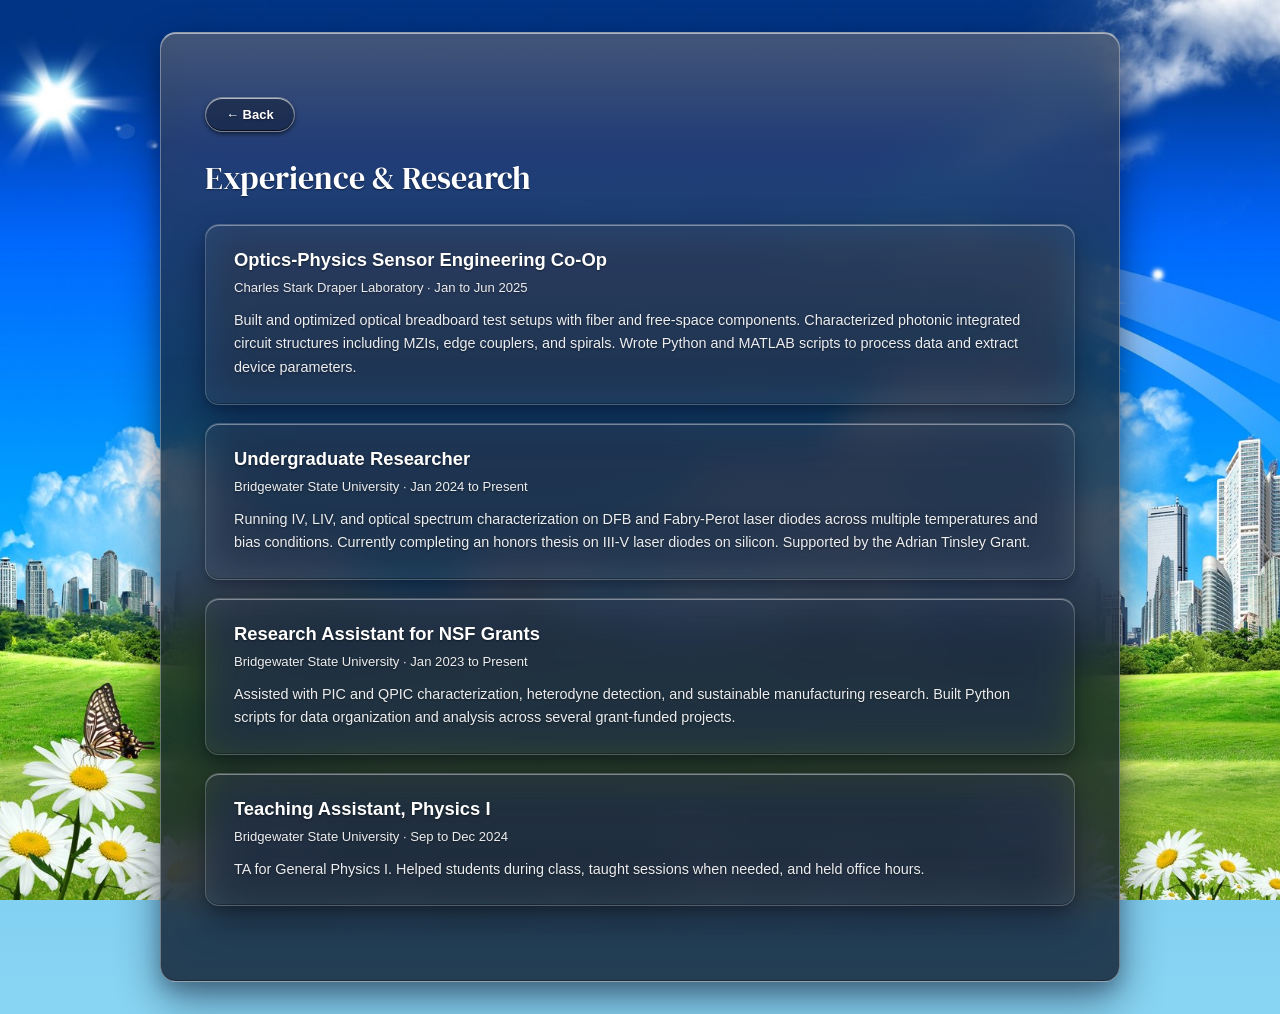
<file: experience/index.html>
<!DOCTYPE html>
<html lang="en">
<head>
<meta charset="UTF-8">
<meta name="viewport" content="width=device-width, initial-scale=1.0">
<title>Experience &amp; Research — Braden Boucher</title>
<link rel="preconnect" href="https://fonts.googleapis.com">
<link href="https://fonts.googleapis.com/css2?family=DM+Serif+Display&family=DM+Sans:wght@400;500;600&display=swap" rel="stylesheet">
<link rel="icon" type="image/svg+xml" href="../favicon.svg">
<style>
  *, *::before, *::after { margin: 0; padding: 0; box-sizing: border-box; }
  :root {
    --bg: #0c0f14; --surface: #161b24; --surface-hover: #1e2530;
    --border: #2a3140; --text: #e8ecf1; --text-muted: #8893a4;
    --accent: #4a9ead; --accent-glow: rgba(74, 158, 173, 0.15);
    --spring: cubic-bezier(0.16, 1, 0.3, 1);
  }
  html { scroll-behavior: smooth; }
  body { font-family: 'DM Sans', sans-serif; background: var(--bg); color: var(--text); min-height: 100vh; overflow-x: hidden; }

  /* Page color wash */
  .page-bg {
    background-color: var(--bg);
  }

  .container { max-width:960px; margin:0 auto; padding:0 24px; position:relative; z-index:1; }

  /* ── Reveal system (ColorCoded) ── */
  .reveal { will-change:transform,opacity; opacity:0; transform:translateY(30px); filter:blur(4px); transition:opacity 0.5s var(--spring), transform 0.5s var(--spring), filter 0.5s var(--spring); }
  .reveal.visible { opacity:1; transform:translateY(0); filter:blur(0); }
  .reveal-scale { will-change:transform,opacity; opacity:0; transform:scale(0.92); filter:blur(4px); transition:opacity 0.5s var(--spring), transform 0.5s var(--spring), filter 0.5s var(--spring); }
  .reveal-scale.visible { opacity:1; transform:scale(1); filter:blur(0); }
  @keyframes pop-in { from { opacity:0; transform:scale(0.88) translateY(40px); } to { opacity:1; transform:scale(1) translateY(0); } }
  .reveal-pop { will-change:transform,opacity; opacity:0; transform:scale(0.88) translateY(40px); }
  .reveal-pop.visible { opacity:1; transform:scale(1) translateY(0); animation:pop-in 1s ease forwards; }
  .reveal-left { will-change:transform,opacity; opacity:0; transform:translateX(-60px); transition:opacity 0.5s var(--spring), transform 0.5s var(--spring); }
  .reveal-left.visible { opacity:1; transform:translateX(0); }
  .reveal-right { will-change:transform,opacity; opacity:0; transform:translateX(60px); transition:opacity 0.5s var(--spring), transform 0.5s var(--spring); }
  .reveal-right.visible { opacity:1; transform:translateX(0); }
  .reveal-delay-1{transition-delay:.07s;animation-delay:.1s} .reveal-delay-2{transition-delay:.14s;animation-delay:.2s} .reveal-delay-3{transition-delay:.21s;animation-delay:.3s}
  .reveal-delay-4{transition-delay:.28s;animation-delay:.4s} .reveal-delay-5{transition-delay:.35s;animation-delay:.5s} .reveal-delay-6{transition-delay:.42s;animation-delay:.6s} .reveal-delay-7{transition-delay:.49s;animation-delay:.7s}

  /* Hero animation */
  @keyframes hero-fade-up { from{opacity:0;transform:translateY(40px);filter:blur(8px)} to{opacity:1;transform:translateY(0);filter:blur(0)} }
  .hero-animate { animation:hero-fade-up 0.8s var(--spring) forwards; opacity:0; }
  .hero-delay-1{animation-delay:.1s} .hero-delay-2{animation-delay:.25s} .hero-delay-3{animation-delay:.4s} .hero-delay-4{animation-delay:.55s} .hero-delay-5{animation-delay:.7s}

  /* Line grow divider */
  @keyframes line-grow { from{transform:scaleX(0)} to{transform:scaleX(1)} }
  .line-grow { height:1px; background:var(--border); transform:scaleX(0); transform-origin:center; margin:40px 0; }
  .line-grow.visible { animation:line-grow 1s var(--spring) forwards; }

  /* Header */
  header { padding:80px 0 8px; text-align:center; }
  header h1 { font-family:'DM Serif Display',serif; font-size:clamp(2.4rem,5vw,3.6rem); font-weight:400; letter-spacing:-0.02em; margin-bottom:12px; background:linear-gradient(135deg, var(--text) 0%, var(--accent) 100%); -webkit-background-clip:text; -webkit-text-fill-color:transparent; background-clip:text; }
  header p { color:var(--text-muted); font-size:1.05rem; line-height:1.6; max-width:560px; margin:0 auto; }
  header .links { margin-top:20px; display:flex; gap:24px; justify-content:center; flex-wrap:wrap; }
  header .links a { color:var(--accent); text-decoration:none; font-size:0.9rem; font-weight:500; letter-spacing:0.04em; text-transform:uppercase; transition:all 0.3s var(--spring); }
  header .links a:hover { opacity:0.7; transform:translateY(-2px); }

  /* Filters */
  .filters { display:flex; gap:8px; justify-content:center; margin:28px 0 8px; flex-wrap:wrap; }
  .filters button { background:none; border:1px solid var(--border); color:var(--text-muted); font-family:'DM Sans',sans-serif; font-size:0.85rem; padding:7px 18px; border-radius:20px; cursor:pointer; transition:all 0.3s var(--spring); }
  .filters button:hover { border-color:var(--accent); color:var(--text); transform:translateY(-2px); }
  .filters button.active { background:var(--accent); border-color:var(--accent); color:#0c0f14; font-weight:600; box-shadow:0 4px 15px rgba(74,158,173,0.25); }

  /* Card Grid */
  .grid { display:grid; grid-template-columns:repeat(2,1fr); gap:20px; padding:24px 0 80px; }
  .card { background:var(--surface); border:1px solid var(--border); border-radius:14px; overflow:hidden; display:flex; flex-direction:column; cursor:pointer; transition:border-color 0.3s, box-shadow 0.3s, transform 0.4s var(--spring); }
  .card:hover { background:var(--surface-hover); border-color:var(--accent); transform:translateY(-4px) !important; box-shadow:0 0 0 1px var(--accent); }
  .card.hidden { display:none; }
  .card-cover { width:100%; aspect-ratio:1; overflow:hidden; background:var(--surface-hover); display:flex; align-items:center; justify-content:center; color:var(--text-muted); font-size:0.78rem; }
  .card-cover img { width:100%; height:100%; object-fit:cover; object-position:top; transition:transform 0.4s ease; }
  .card:hover .card-cover img { transform:scale(1.1); }
  .card-cover-icon { width:100%; aspect-ratio:1; display:flex; align-items:center; justify-content:center; background:var(--surface-hover); }
  .card-cover-icon img { width:70%; aspect-ratio:1; border-radius:28px; object-fit:cover; transition:transform 0.4s ease; }
  .card:hover .card-cover-icon img { transform:scale(1.12); }
  .card-body { padding:20px 24px 24px; flex:1; }
  .card-body h3 { font-family:'DM Serif Display',serif; font-size:1.15rem; font-weight:400; margin-bottom:4px; }
  .card-body .meta { color:var(--text-muted); font-size:0.8rem; margin-bottom:8px; }
  .card-body .tag { display:inline-block; color:var(--accent); font-size:0.72rem; font-weight:600; letter-spacing:0.06em; text-transform:uppercase; margin-bottom:8px; }

  /* Overlay */
  .overlay { position:fixed; inset:0; background:rgba(12,15,20,0.97); backdrop-filter:blur(20px); -webkit-backdrop-filter:blur(20px); z-index:100; overflow-y:auto; opacity:0; transform:translateY(40px) scale(0.98); pointer-events:none; transition:opacity 0.4s var(--spring), transform 0.4s var(--spring); }
  .overlay.active { opacity:1; transform:translateY(0) scale(1); pointer-events:all; }
  .overlay-inner { max-width:900px; margin:0 auto; padding:40px 24px 80px; }
  .back-btn { display:inline-flex; align-items:center; gap:8px; background:none; border:1px solid var(--border); color:var(--text-muted); font-family:'DM Sans',sans-serif; font-size:0.88rem; padding:8px 16px; border-radius:8px; cursor:pointer; transition:border-color 0.2s, color 0.2s; margin-bottom:32px; }
  .back-btn:hover { border-color:var(--accent); color:var(--text); }
  .overlay h2 { font-family:'DM Serif Display',serif; font-size:2rem; font-weight:400; margin-bottom:24px; }

  /* Detail banner */
  .detail-banner { width:100%; overflow:hidden; position:relative; background:var(--surface-hover); display:grid; place-items:center; color:var(--text-muted); font-size:0.78rem; margin-bottom:28px; border-radius:12px; }
  .detail-banner img { width:100%; height:auto; object-fit:contain; border-radius:12px; }
  .detail-banner a { display:block; width:100%; height:100%; }
  .detail-banner a img { width:100%; height:auto; object-fit:contain; border-radius:12px; }
  .detail-text h3 { font-family:'DM Serif Display',serif; font-size:1.5rem; font-weight:400; margin-bottom:8px; }
  .detail-text .meta { color:var(--text-muted); font-size:0.9rem; margin-bottom:14px; }
  .detail-text p { color:var(--text-muted); font-size:0.95rem; line-height:1.7; margin-bottom:16px; }
  .detail-text .detail-links { display:flex; gap:12px; flex-wrap:wrap; }
  .detail-text .detail-links a { color:var(--accent); text-decoration:none; font-size:0.85rem; font-weight:500; padding:6px 14px; border:1px solid var(--accent); border-radius:6px; transition:background 0.2s, transform 0.2s; }
  .detail-text .detail-links a:hover { background:var(--accent-glow); transform:translateY(-2px); }

  /* Pres items */
  .pres-item { background:var(--surface); border:1px solid var(--border); border-radius:12px; overflow:hidden; margin-bottom:16px; transition:border-color 0.2s; }
  .pres-item:hover { border-color:var(--accent); }
  .pres-banner { width:100%; height:570px; overflow:hidden; position:relative; background:var(--surface-hover); display:grid; place-items:center; color:var(--text-muted); font-size:0.78rem; }
  .pres-banner img { width:100%; height:100%; object-fit:contain; background:var(--surface-hover); }
  .pres-text { padding:24px 28px; }
  .pres-text h3 { font-family:'DM Serif Display',serif; font-size:1.15rem; font-weight:400; margin-bottom:6px; }
  .pres-text .meta { color:var(--text-muted); font-size:0.82rem; margin-bottom:10px; }
  .pres-text p { color:var(--text-muted); font-size:0.9rem; line-height:1.6; margin-bottom:12px; }
  .pres-text .detail-links { display:flex; gap:12px; flex-wrap:wrap; }
  .pres-text .detail-links a { color:var(--accent); text-decoration:none; font-size:0.82rem; font-weight:500; padding:5px 12px; border:1px solid var(--accent); border-radius:6px; transition:background 0.2s; }
  .pres-text .detail-links a:hover { background:var(--accent-glow); }

  /* Slider */
  .slider { position:relative; width:100%; height:570px; overflow:hidden; border-radius:12px; }
  .pres-item .slider { border-radius:0; }
  .slider img { position:absolute; inset:0; width:100%; height:100%; object-fit:cover; background:var(--surface-hover); opacity:0; transition:opacity 0.4s ease; }
  .slider img.active { opacity:1; }
  .slider-btn { position:absolute; top:50%; transform:translateY(-50%); background:rgba(0,0,0,0.55); color:#fff; border:none; width:36px; height:36px; border-radius:50%; cursor:pointer; font-size:1rem; z-index:2; display:flex; align-items:center; justify-content:center; transition:background 0.2s; }
  .slider-btn:hover { background:rgba(74,158,173,0.7); }
  .slider-btn.prev { left:12px; }
  .slider-btn.next { right:12px; }
  .slider-dots { position:absolute; bottom:12px; left:50%; transform:translateX(-50%); display:flex; gap:6px; z-index:2; }
  .slider-dots span { width:8px; height:8px; border-radius:50%; background:rgba(255,255,255,0.3); }
  .slider-dots span.active { background:var(--accent); }

  /* Exp items */
  .exp-item { background:var(--surface); border:1px solid var(--border); border-radius:12px; padding:24px 28px; margin-bottom:16px; transition:border-color 0.2s; }
  .exp-item:hover { border-color:var(--accent); }
  .exp-item h3 { font-family:'DM Serif Display',serif; font-size:1.15rem; font-weight:400; margin-bottom:6px; }
  .exp-item .meta { color:var(--text-muted); font-size:0.82rem; margin-bottom:10px; }
  .exp-item p { color:var(--text-muted); font-size:0.9rem; line-height:1.6; }

  .year-label { color:var(--accent); font-size:0.78rem; font-weight:600; letter-spacing:0.08em; text-transform:uppercase; margin:28px 0 12px; }
  .year-label:first-of-type { margin-top:0; }
  .pres-list-item { padding:16px 20px; border-left:2px solid var(--border); margin-bottom:8px; transition:border-color 0.3s; }
  .pres-list-item:hover { border-left-color:var(--accent); }
  .pres-list-item h3 { font-family:'DM Serif Display',serif; font-size:1.05rem; font-weight:400; margin-bottom:4px; }
  .pres-list-item .meta { color:var(--text-muted); font-size:0.82rem; }
  .show-more-btn { display:block; width:100%; background:none; border:1px dashed var(--border); color:var(--text-muted); font-family:'DM Sans',sans-serif; font-size:0.88rem; padding:14px; border-radius:10px; cursor:pointer; margin-bottom:16px; transition:border-color 0.2s, color 0.2s; }
  .show-more-btn:hover { border-color:var(--accent); color:var(--text); }
  .hidden-group { display:none; }
  .hidden-group.show { display:block; }

  /* Product detail */
  .product-hero { display:flex; align-items:center; gap:24px; margin-bottom:32px; }
  .product-hero img { width:80px; height:80px; border-radius:18px; object-fit:cover; }
  .product-hero-text h3 { font-family:'DM Serif Display',serif; font-size:1.8rem; font-weight:400; margin-bottom:4px; }
  .product-hero-text .meta { color:var(--text-muted); font-size:0.9rem; }
  .product-links { display:flex; gap:12px; flex-wrap:wrap; margin-bottom:32px; }
  .product-links a { color:var(--accent); text-decoration:none; font-size:0.95rem; font-weight:500; padding:12px 28px; border:1px solid var(--accent); border-radius:8px; transition:all 0.3s var(--spring); }
  .product-links a:hover { background:var(--accent-glow); transform:translateY(-3px); box-shadow:0 4px 15px rgba(74,158,173,0.2); }
  .product-section { margin-bottom:32px; }
  .product-section h4 { font-family:'DM Serif Display',serif; font-size:1.15rem; font-weight:400; margin-bottom:12px; color:var(--text); }
  .product-section p { color:var(--text-muted); font-size:0.95rem; line-height:1.75; margin-bottom:12px; }
  .product-section ul { list-style:none; padding:0; }
  .product-section ul li { color:var(--text-muted); font-size:0.92rem; line-height:1.7; padding-left:18px; position:relative; margin-bottom:6px; }
  .product-section ul li::before { content:'\2192'; position:absolute; left:0; color:var(--accent); }
  .screenshot-grid { display:grid; grid-template-columns:repeat(3,1fr); gap:12px; margin-top:12px; }
  .screenshot-grid .ss { background:var(--surface-hover); border:1px dashed var(--border); border-radius:10px; display:grid; place-items:center; color:var(--text-muted); font-size:0.75rem; overflow:hidden; }
  .screenshot-grid .ss img { width:100%; height:auto; object-fit:contain; border-radius:10px; }
  .screenshot-grid-wide { display:grid; grid-template-columns:repeat(2,1fr); gap:12px; margin-top:12px; }
  .screenshot-grid-wide .ss { background:var(--surface-hover); border:1px dashed var(--border); border-radius:10px; aspect-ratio:5/4; display:grid; place-items:center; color:var(--text-muted); font-size:0.75rem; overflow:hidden; }
  .screenshot-grid-wide .ss img { width:100%; height:100%; object-fit:cover; border-radius:10px; }
  .tech-pills { display:flex; flex-wrap:wrap; gap:8px; margin-top:8px; }
  .tech-pills span { background:var(--accent-glow); color:var(--accent); font-size:0.78rem; font-weight:500; padding:4px 12px; border-radius:14px; transition:all 0.3s var(--spring); }
  .tech-pills span:hover { transform:translateY(-3px); box-shadow:0 4px 12px rgba(74,158,173,0.15); }

  footer { border-top:1px solid var(--border); padding:32px 0; text-align:center; color:var(--text-muted); font-size:0.82rem; }

  .card { position:relative; overflow:hidden; }
  @media (max-width:640px) { .grid{grid-template-columns:1fr} header{padding-top:48px} .detail-banner,.slider,.pres-banner{height:300px} }
.slider img.poster-fit { object-fit:contain !important; background:var(--surface-hover); }
.pres-banner img { object-fit:contain !important; background:var(--surface-hover); }
</style>
<link rel="stylesheet" href="../aero.css?v=5">
</head>
<body>
<div class="page-bg">
<div class="container" style="padding-top:40px; padding-bottom:80px;">
  <a href="/" class="back-btn" style="text-decoration:none;">&#8592; Back</a>

  <h2 class="reveal" style="font-family:'DM Serif Display',serif; font-size:2rem; font-weight:400; margin-bottom:24px;">Experience &amp; Research</h2>
  <div class="exp-item reveal">
    <h3>Optics-Physics Sensor Engineering Co-Op</h3>
    <div class="meta">Charles Stark Draper Laboratory · Jan to Jun 2025</div>
    <p>Built and optimized optical breadboard test setups with fiber and free-space components. Characterized photonic integrated circuit structures including MZIs, edge couplers, and spirals. Wrote Python and MATLAB scripts to process data and extract device parameters.</p>
  </div>
  <div class="exp-item reveal">
    <h3>Undergraduate Researcher</h3>
    <div class="meta">Bridgewater State University · Jan 2024 to Present</div>
    <p>Running IV, LIV, and optical spectrum characterization on DFB and Fabry-Perot laser diodes across multiple temperatures and bias conditions. Currently completing an honors thesis on III-V laser diodes on silicon. Supported by the Adrian Tinsley Grant.</p>
  </div>
  <div class="exp-item reveal">
    <h3>Research Assistant for NSF Grants</h3>
    <div class="meta">Bridgewater State University · Jan 2023 to Present</div>
    <p>Assisted with PIC and QPIC characterization, heterodyne detection, and sustainable manufacturing research. Built Python scripts for data organization and analysis across several grant-funded projects.</p>
  </div>
  <div class="exp-item reveal">
    <h3>Teaching Assistant, Physics I</h3>
    <div class="meta">Bridgewater State University · Sep to Dec 2024</div>
    <p>TA for General Physics I. Helped students during class, taught sessions when needed, and held office hours.</p>
  </div>
</div>
</div>
<script>
var revealObs=new IntersectionObserver(function(entries){
  entries.forEach(function(entry){
    if(entry.isIntersecting){ entry.target.classList.add('visible'); }
  });
},{threshold:0.05, rootMargin:'50px 0px 50px 0px'});
document.querySelectorAll('.reveal,.reveal-scale,.reveal-pop').forEach(function(el){
  revealObs.observe(el);
});
</script>
</body>
</html>
</file>
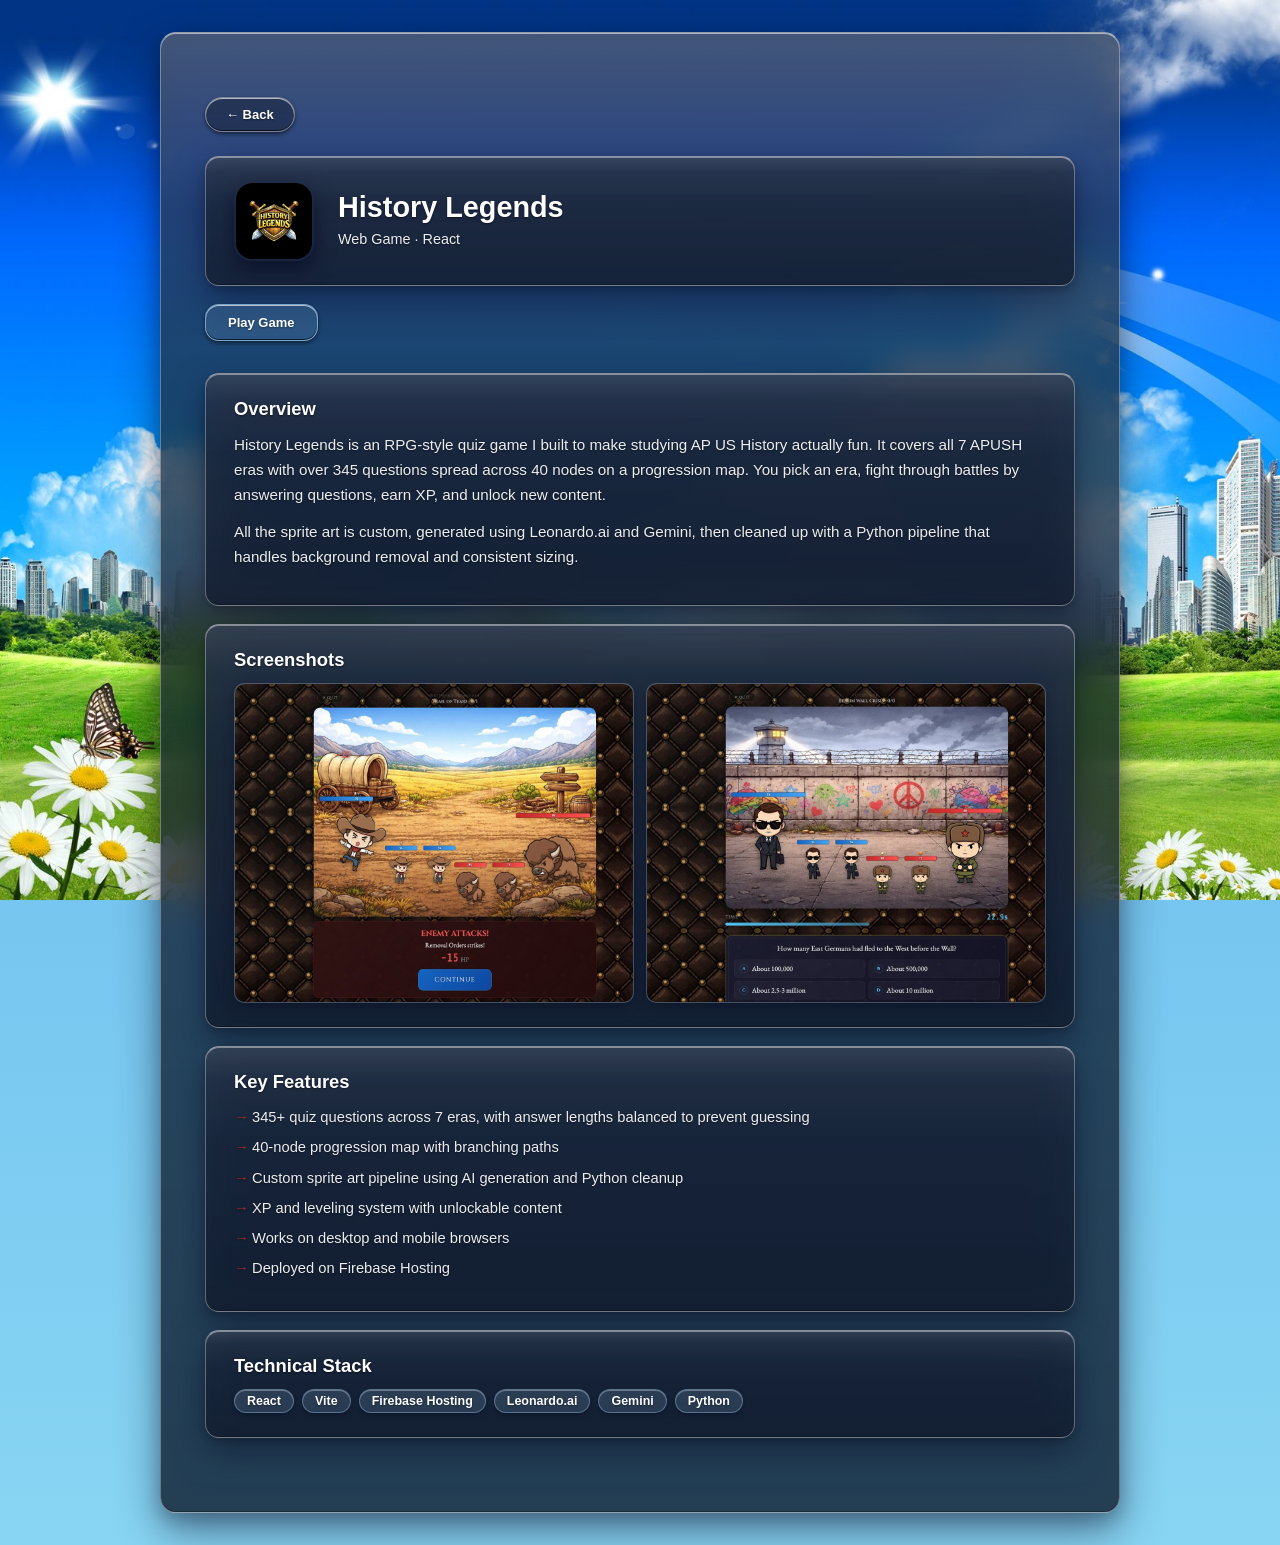
<file: historylegends/index.html>
<!DOCTYPE html>
<html lang="en">
<head>
<meta charset="UTF-8">
<meta name="viewport" content="width=device-width, initial-scale=1.0">
<title>History Legends — Braden Boucher</title>
<link rel="preconnect" href="https://fonts.googleapis.com">
<link href="https://fonts.googleapis.com/css2?family=DM+Serif+Display&family=DM+Sans:wght@400;500;600&display=swap" rel="stylesheet">
<link rel="icon" type="image/svg+xml" href="../favicon.svg">
<style>
  *, *::before, *::after { margin: 0; padding: 0; box-sizing: border-box; }
  :root {
    --bg: #0c0f14; --surface: #161b24; --surface-hover: #1e2530;
    --border: #2a3140; --text: #e8ecf1; --text-muted: #8893a4;
    --accent: #4a9ead; --accent-glow: rgba(74, 158, 173, 0.15);
    --spring: cubic-bezier(0.16, 1, 0.3, 1);
  }
  html { scroll-behavior: smooth; }
  body { font-family: 'DM Sans', sans-serif; background: var(--bg); color: var(--text); min-height: 100vh; overflow-x: hidden; }

  /* Page color wash */
  .page-bg {
    background-color: var(--bg);
  }

  .container { max-width:960px; margin:0 auto; padding:0 24px; position:relative; z-index:1; }

  /* ── Reveal system (ColorCoded) ── */
  .reveal { will-change:transform,opacity; opacity:0; transform:translateY(30px); filter:blur(4px); transition:opacity 0.5s var(--spring), transform 0.5s var(--spring), filter 0.5s var(--spring); }
  .reveal.visible { opacity:1; transform:translateY(0); filter:blur(0); }
  .reveal-scale { will-change:transform,opacity; opacity:0; transform:scale(0.92); filter:blur(4px); transition:opacity 0.5s var(--spring), transform 0.5s var(--spring), filter 0.5s var(--spring); }
  .reveal-scale.visible { opacity:1; transform:scale(1); filter:blur(0); }
  @keyframes pop-in { from { opacity:0; transform:scale(0.88) translateY(40px); } to { opacity:1; transform:scale(1) translateY(0); } }
  .reveal-pop { will-change:transform,opacity; opacity:0; transform:scale(0.88) translateY(40px); }
  .reveal-pop.visible { opacity:1; transform:scale(1) translateY(0); animation:pop-in 1s ease forwards; }
  .reveal-left { will-change:transform,opacity; opacity:0; transform:translateX(-60px); transition:opacity 0.5s var(--spring), transform 0.5s var(--spring); }
  .reveal-left.visible { opacity:1; transform:translateX(0); }
  .reveal-right { will-change:transform,opacity; opacity:0; transform:translateX(60px); transition:opacity 0.5s var(--spring), transform 0.5s var(--spring); }
  .reveal-right.visible { opacity:1; transform:translateX(0); }
  .reveal-delay-1{transition-delay:.07s;animation-delay:.1s} .reveal-delay-2{transition-delay:.14s;animation-delay:.2s} .reveal-delay-3{transition-delay:.21s;animation-delay:.3s}
  .reveal-delay-4{transition-delay:.28s;animation-delay:.4s} .reveal-delay-5{transition-delay:.35s;animation-delay:.5s} .reveal-delay-6{transition-delay:.42s;animation-delay:.6s} .reveal-delay-7{transition-delay:.49s;animation-delay:.7s}

  /* Hero animation */
  @keyframes hero-fade-up { from{opacity:0;transform:translateY(40px);filter:blur(8px)} to{opacity:1;transform:translateY(0);filter:blur(0)} }
  .hero-animate { animation:hero-fade-up 0.8s var(--spring) forwards; opacity:0; }
  .hero-delay-1{animation-delay:.1s} .hero-delay-2{animation-delay:.25s} .hero-delay-3{animation-delay:.4s} .hero-delay-4{animation-delay:.55s} .hero-delay-5{animation-delay:.7s}

  /* Line grow divider */
  @keyframes line-grow { from{transform:scaleX(0)} to{transform:scaleX(1)} }
  .line-grow { height:1px; background:var(--border); transform:scaleX(0); transform-origin:center; margin:40px 0; }
  .line-grow.visible { animation:line-grow 1s var(--spring) forwards; }

  /* Header */
  header { padding:80px 0 8px; text-align:center; }
  header h1 { font-family:'DM Serif Display',serif; font-size:clamp(2.4rem,5vw,3.6rem); font-weight:400; letter-spacing:-0.02em; margin-bottom:12px; background:linear-gradient(135deg, var(--text) 0%, var(--accent) 100%); -webkit-background-clip:text; -webkit-text-fill-color:transparent; background-clip:text; }
  header p { color:var(--text-muted); font-size:1.05rem; line-height:1.6; max-width:560px; margin:0 auto; }
  header .links { margin-top:20px; display:flex; gap:24px; justify-content:center; flex-wrap:wrap; }
  header .links a { color:var(--accent); text-decoration:none; font-size:0.9rem; font-weight:500; letter-spacing:0.04em; text-transform:uppercase; transition:all 0.3s var(--spring); }
  header .links a:hover { opacity:0.7; transform:translateY(-2px); }

  /* Filters */
  .filters { display:flex; gap:8px; justify-content:center; margin:28px 0 8px; flex-wrap:wrap; }
  .filters button { background:none; border:1px solid var(--border); color:var(--text-muted); font-family:'DM Sans',sans-serif; font-size:0.85rem; padding:7px 18px; border-radius:20px; cursor:pointer; transition:all 0.3s var(--spring); }
  .filters button:hover { border-color:var(--accent); color:var(--text); transform:translateY(-2px); }
  .filters button.active { background:var(--accent); border-color:var(--accent); color:#0c0f14; font-weight:600; box-shadow:0 4px 15px rgba(74,158,173,0.25); }

  /* Card Grid */
  .grid { display:grid; grid-template-columns:repeat(2,1fr); gap:20px; padding:24px 0 80px; }
  .card { background:var(--surface); border:1px solid var(--border); border-radius:14px; overflow:hidden; display:flex; flex-direction:column; cursor:pointer; transition:border-color 0.3s, box-shadow 0.3s, transform 0.4s var(--spring); }
  .card:hover { background:var(--surface-hover); border-color:var(--accent); transform:translateY(-4px) !important; box-shadow:0 0 0 1px var(--accent); }
  .card.hidden { display:none; }
  .card-cover { width:100%; aspect-ratio:1; overflow:hidden; background:var(--surface-hover); display:flex; align-items:center; justify-content:center; color:var(--text-muted); font-size:0.78rem; }
  .card-cover img { width:100%; height:100%; object-fit:cover; object-position:top; transition:transform 0.4s ease; }
  .card:hover .card-cover img { transform:scale(1.1); }
  .card-cover-icon { width:100%; aspect-ratio:1; display:flex; align-items:center; justify-content:center; background:var(--surface-hover); }
  .card-cover-icon img { width:70%; aspect-ratio:1; border-radius:28px; object-fit:cover; transition:transform 0.4s ease; }
  .card:hover .card-cover-icon img { transform:scale(1.12); }
  .card-body { padding:20px 24px 24px; flex:1; }
  .card-body h3 { font-family:'DM Serif Display',serif; font-size:1.15rem; font-weight:400; margin-bottom:4px; }
  .card-body .meta { color:var(--text-muted); font-size:0.8rem; margin-bottom:8px; }
  .card-body .tag { display:inline-block; color:var(--accent); font-size:0.72rem; font-weight:600; letter-spacing:0.06em; text-transform:uppercase; margin-bottom:8px; }

  /* Overlay */
  .overlay { position:fixed; inset:0; background:rgba(12,15,20,0.97); backdrop-filter:blur(20px); -webkit-backdrop-filter:blur(20px); z-index:100; overflow-y:auto; opacity:0; transform:translateY(40px) scale(0.98); pointer-events:none; transition:opacity 0.4s var(--spring), transform 0.4s var(--spring); }
  .overlay.active { opacity:1; transform:translateY(0) scale(1); pointer-events:all; }
  .overlay-inner { max-width:900px; margin:0 auto; padding:40px 24px 80px; }
  .back-btn { display:inline-flex; align-items:center; gap:8px; background:none; border:1px solid var(--border); color:var(--text-muted); font-family:'DM Sans',sans-serif; font-size:0.88rem; padding:8px 16px; border-radius:8px; cursor:pointer; transition:border-color 0.2s, color 0.2s; margin-bottom:32px; }
  .back-btn:hover { border-color:var(--accent); color:var(--text); }
  .overlay h2 { font-family:'DM Serif Display',serif; font-size:2rem; font-weight:400; margin-bottom:24px; }

  /* Detail banner */
  .detail-banner { width:100%; overflow:hidden; position:relative; background:var(--surface-hover); display:grid; place-items:center; color:var(--text-muted); font-size:0.78rem; margin-bottom:28px; border-radius:12px; }
  .detail-banner img { width:100%; height:auto; object-fit:contain; border-radius:12px; }
  .detail-banner a { display:block; width:100%; height:100%; }
  .detail-banner a img { width:100%; height:auto; object-fit:contain; border-radius:12px; }
  .detail-text h3 { font-family:'DM Serif Display',serif; font-size:1.5rem; font-weight:400; margin-bottom:8px; }
  .detail-text .meta { color:var(--text-muted); font-size:0.9rem; margin-bottom:14px; }
  .detail-text p { color:var(--text-muted); font-size:0.95rem; line-height:1.7; margin-bottom:16px; }
  .detail-text .detail-links { display:flex; gap:12px; flex-wrap:wrap; }
  .detail-text .detail-links a { color:var(--accent); text-decoration:none; font-size:0.85rem; font-weight:500; padding:6px 14px; border:1px solid var(--accent); border-radius:6px; transition:background 0.2s, transform 0.2s; }
  .detail-text .detail-links a:hover { background:var(--accent-glow); transform:translateY(-2px); }

  /* Pres items */
  .pres-item { background:var(--surface); border:1px solid var(--border); border-radius:12px; overflow:hidden; margin-bottom:16px; transition:border-color 0.2s; }
  .pres-item:hover { border-color:var(--accent); }
  .pres-banner { width:100%; height:570px; overflow:hidden; position:relative; background:var(--surface-hover); display:grid; place-items:center; color:var(--text-muted); font-size:0.78rem; }
  .pres-banner img { width:100%; height:100%; object-fit:contain; background:var(--surface-hover); }
  .pres-text { padding:24px 28px; }
  .pres-text h3 { font-family:'DM Serif Display',serif; font-size:1.15rem; font-weight:400; margin-bottom:6px; }
  .pres-text .meta { color:var(--text-muted); font-size:0.82rem; margin-bottom:10px; }
  .pres-text p { color:var(--text-muted); font-size:0.9rem; line-height:1.6; margin-bottom:12px; }
  .pres-text .detail-links { display:flex; gap:12px; flex-wrap:wrap; }
  .pres-text .detail-links a { color:var(--accent); text-decoration:none; font-size:0.82rem; font-weight:500; padding:5px 12px; border:1px solid var(--accent); border-radius:6px; transition:background 0.2s; }
  .pres-text .detail-links a:hover { background:var(--accent-glow); }

  /* Slider */
  .slider { position:relative; width:100%; height:570px; overflow:hidden; border-radius:12px; }
  .pres-item .slider { border-radius:0; }
  .slider img { position:absolute; inset:0; width:100%; height:100%; object-fit:cover; background:var(--surface-hover); opacity:0; transition:opacity 0.4s ease; }
  .slider img.active { opacity:1; }
  .slider-btn { position:absolute; top:50%; transform:translateY(-50%); background:rgba(0,0,0,0.55); color:#fff; border:none; width:36px; height:36px; border-radius:50%; cursor:pointer; font-size:1rem; z-index:2; display:flex; align-items:center; justify-content:center; transition:background 0.2s; }
  .slider-btn:hover { background:rgba(74,158,173,0.7); }
  .slider-btn.prev { left:12px; }
  .slider-btn.next { right:12px; }
  .slider-dots { position:absolute; bottom:12px; left:50%; transform:translateX(-50%); display:flex; gap:6px; z-index:2; }
  .slider-dots span { width:8px; height:8px; border-radius:50%; background:rgba(255,255,255,0.3); }
  .slider-dots span.active { background:var(--accent); }

  /* Exp items */
  .exp-item { background:var(--surface); border:1px solid var(--border); border-radius:12px; padding:24px 28px; margin-bottom:16px; transition:border-color 0.2s; }
  .exp-item:hover { border-color:var(--accent); }
  .exp-item h3 { font-family:'DM Serif Display',serif; font-size:1.15rem; font-weight:400; margin-bottom:6px; }
  .exp-item .meta { color:var(--text-muted); font-size:0.82rem; margin-bottom:10px; }
  .exp-item p { color:var(--text-muted); font-size:0.9rem; line-height:1.6; }

  .year-label { color:var(--accent); font-size:0.78rem; font-weight:600; letter-spacing:0.08em; text-transform:uppercase; margin:28px 0 12px; }
  .year-label:first-of-type { margin-top:0; }
  .pres-list-item { padding:16px 20px; border-left:2px solid var(--border); margin-bottom:8px; transition:border-color 0.3s; }
  .pres-list-item:hover { border-left-color:var(--accent); }
  .pres-list-item h3 { font-family:'DM Serif Display',serif; font-size:1.05rem; font-weight:400; margin-bottom:4px; }
  .pres-list-item .meta { color:var(--text-muted); font-size:0.82rem; }
  .show-more-btn { display:block; width:100%; background:none; border:1px dashed var(--border); color:var(--text-muted); font-family:'DM Sans',sans-serif; font-size:0.88rem; padding:14px; border-radius:10px; cursor:pointer; margin-bottom:16px; transition:border-color 0.2s, color 0.2s; }
  .show-more-btn:hover { border-color:var(--accent); color:var(--text); }
  .hidden-group { display:none; }
  .hidden-group.show { display:block; }

  /* Product detail */
  .product-hero { display:flex; align-items:center; gap:24px; margin-bottom:32px; }
  .product-hero img { width:80px; height:80px; border-radius:18px; object-fit:cover; }
  .product-hero-text h3 { font-family:'DM Serif Display',serif; font-size:1.8rem; font-weight:400; margin-bottom:4px; }
  .product-hero-text .meta { color:var(--text-muted); font-size:0.9rem; }
  .product-links { display:flex; gap:12px; flex-wrap:wrap; margin-bottom:32px; }
  .product-links a { color:var(--accent); text-decoration:none; font-size:0.95rem; font-weight:500; padding:12px 28px; border:1px solid var(--accent); border-radius:8px; transition:all 0.3s var(--spring); }
  .product-links a:hover { background:var(--accent-glow); transform:translateY(-3px); box-shadow:0 4px 15px rgba(74,158,173,0.2); }
  .product-section { margin-bottom:32px; }
  .product-section h4 { font-family:'DM Serif Display',serif; font-size:1.15rem; font-weight:400; margin-bottom:12px; color:var(--text); }
  .product-section p { color:var(--text-muted); font-size:0.95rem; line-height:1.75; margin-bottom:12px; }
  .product-section ul { list-style:none; padding:0; }
  .product-section ul li { color:var(--text-muted); font-size:0.92rem; line-height:1.7; padding-left:18px; position:relative; margin-bottom:6px; }
  .product-section ul li::before { content:'\2192'; position:absolute; left:0; color:var(--accent); }
  .screenshot-grid { display:grid; grid-template-columns:repeat(3,1fr); gap:12px; margin-top:12px; }
  .screenshot-grid .ss { background:var(--surface-hover); border:1px dashed var(--border); border-radius:10px; display:grid; place-items:center; color:var(--text-muted); font-size:0.75rem; overflow:hidden; }
  .screenshot-grid .ss img { width:100%; height:auto; object-fit:contain; border-radius:10px; }
  .screenshot-grid-wide { display:grid; grid-template-columns:repeat(2,1fr); gap:12px; margin-top:12px; }
  .screenshot-grid-wide .ss { background:var(--surface-hover); border:1px dashed var(--border); border-radius:10px; aspect-ratio:5/4; display:grid; place-items:center; color:var(--text-muted); font-size:0.75rem; overflow:hidden; }
  .screenshot-grid-wide .ss img { width:100%; height:100%; object-fit:cover; border-radius:10px; }
  .tech-pills { display:flex; flex-wrap:wrap; gap:8px; margin-top:8px; }
  .tech-pills span { background:var(--accent-glow); color:var(--accent); font-size:0.78rem; font-weight:500; padding:4px 12px; border-radius:14px; transition:all 0.3s var(--spring); }
  .tech-pills span:hover { transform:translateY(-3px); box-shadow:0 4px 12px rgba(74,158,173,0.15); }

  footer { border-top:1px solid var(--border); padding:32px 0; text-align:center; color:var(--text-muted); font-size:0.82rem; }

  .card { position:relative; overflow:hidden; }
  @media (max-width:640px) { .grid{grid-template-columns:1fr} header{padding-top:48px} .detail-banner,.slider,.pres-banner{height:300px} }
.slider img.poster-fit { object-fit:contain !important; background:var(--surface-hover); }
.pres-banner img { object-fit:contain !important; background:var(--surface-hover); }
</style>
<link rel="stylesheet" href="../aero.css?v=5">
</head>
<body>
<div class="page-bg">
<div class="container" style="padding-top:40px; padding-bottom:80px;">
  <a href="/" class="back-btn" style="text-decoration:none;">&#8592; Back</a>

  <div class="product-hero reveal">
    <img src="../images/icon-historylegends.png" alt="History Legends">
    <div class="product-hero-text"><h3>History Legends</h3><div class="meta">Web Game · React</div></div>
  </div>
  <div class="product-links reveal"><a href="https://historylegends-80b84.web.app" target="_blank">Play Game</a></div>

  <div class="product-section reveal"><h4>Overview</h4>
    <p>History Legends is an RPG-style quiz game I built to make studying AP US History actually fun. It covers all 7 APUSH eras with over 345 questions spread across 40 nodes on a progression map. You pick an era, fight through battles by answering questions, earn XP, and unlock new content.</p>
    <p>All the sprite art is custom, generated using Leonardo.ai and Gemini, then cleaned up with a Python pipeline that handles background removal and consistent sizing.</p>
  </div>

  <div class="product-section reveal"><h4>Screenshots</h4>
    <div class="screenshot-grid-wide"><div class="ss"><img src="../images/hl-ss-1.jpg" alt="Battle gameplay"></div><div class="ss"><img src="../images/hl-ss-2.jpg" alt="Quiz gameplay"></div></div>
  </div>

  <div class="product-section reveal"><h4>Key Features</h4><ul>
    <li>345+ quiz questions across 7 eras, with answer lengths balanced to prevent guessing</li>
    <li>40-node progression map with branching paths</li>
    <li>Custom sprite art pipeline using AI generation and Python cleanup</li>
    <li>XP and leveling system with unlockable content</li>
    <li>Works on desktop and mobile browsers</li>
    <li>Deployed on Firebase Hosting</li>
  </ul></div>

  <div class="product-section reveal"><h4>Technical Stack</h4>
    <div class="tech-pills"><span>React</span><span>Vite</span><span>Firebase Hosting</span><span>Leonardo.ai</span><span>Gemini</span><span>Python</span></div>
  </div>
</div>
</div>
<script>
var revealObs=new IntersectionObserver(function(entries){
  entries.forEach(function(entry){
    if(entry.isIntersecting){ entry.target.classList.add('visible'); }
  });
},{threshold:0.05, rootMargin:'50px 0px 50px 0px'});
document.querySelectorAll('.reveal,.reveal-scale,.reveal-pop').forEach(function(el){
  revealObs.observe(el);
});
</script>
</body>
</html>
</file>
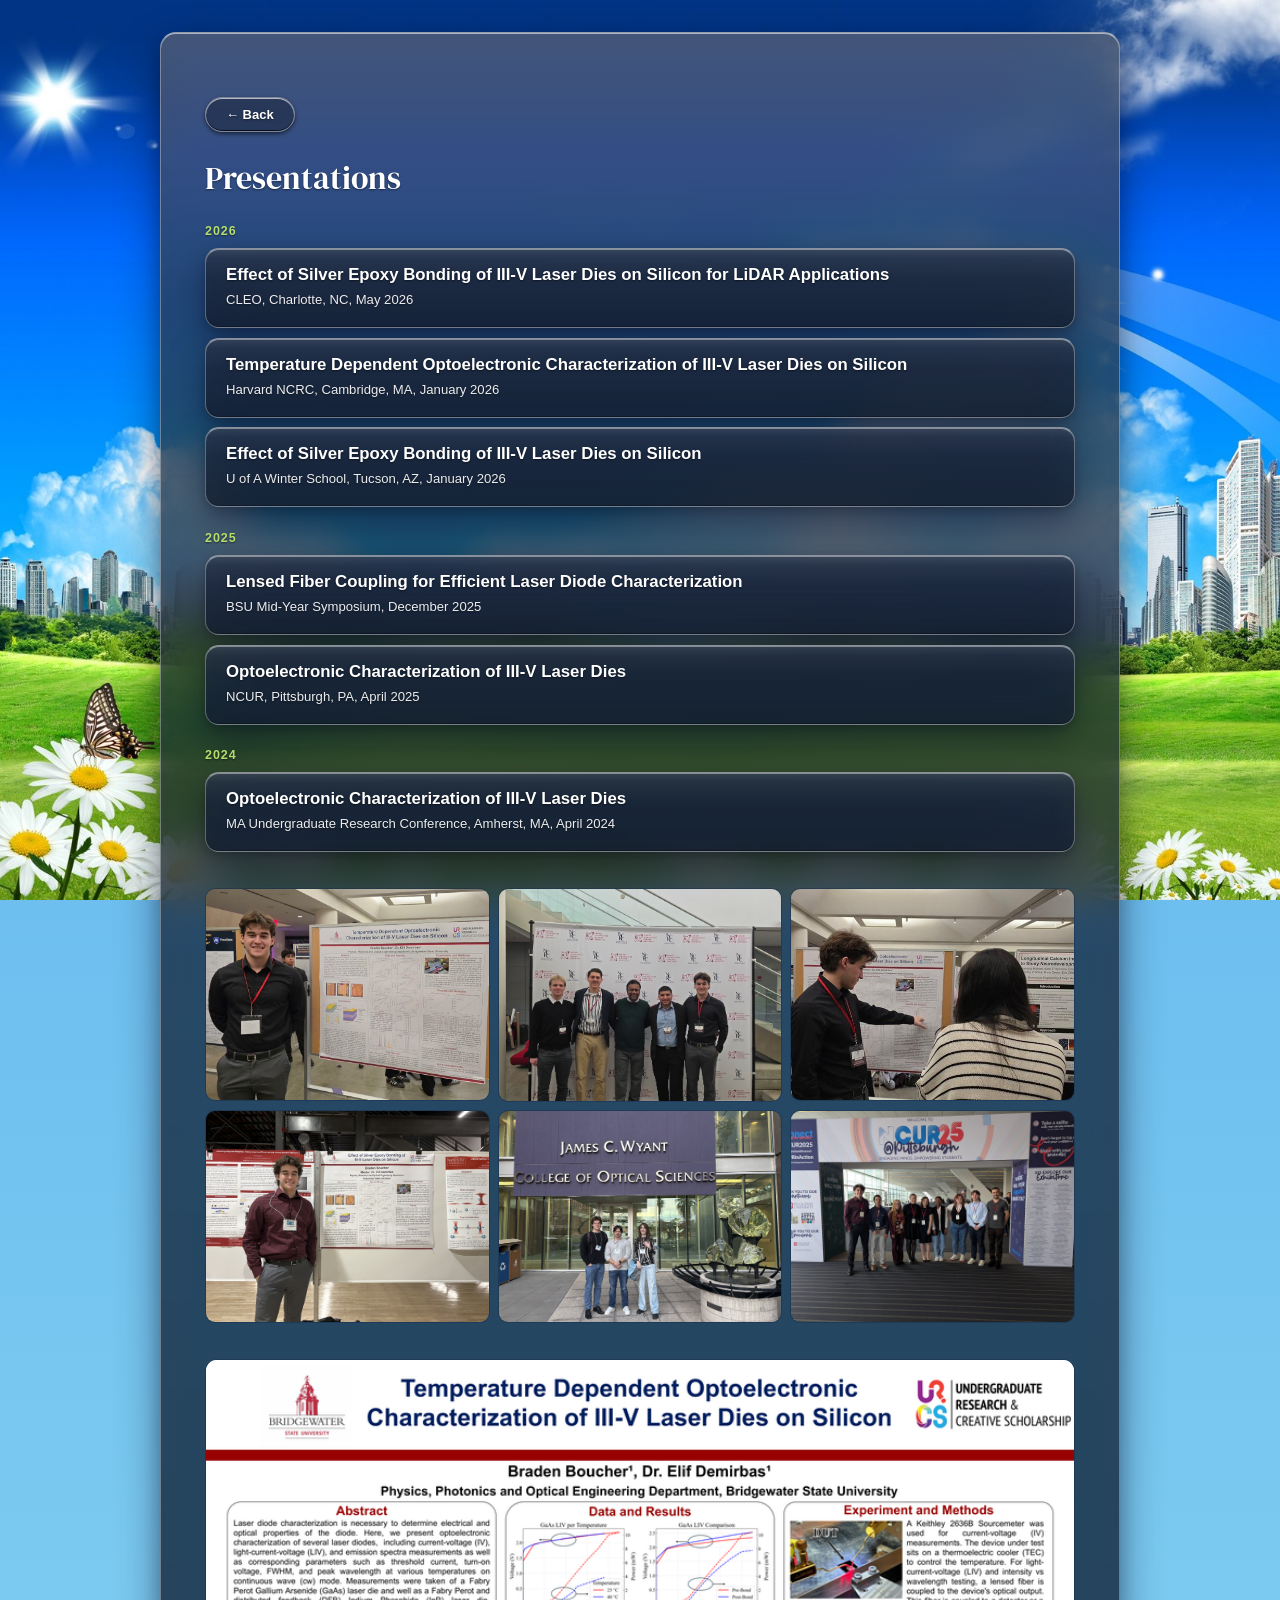
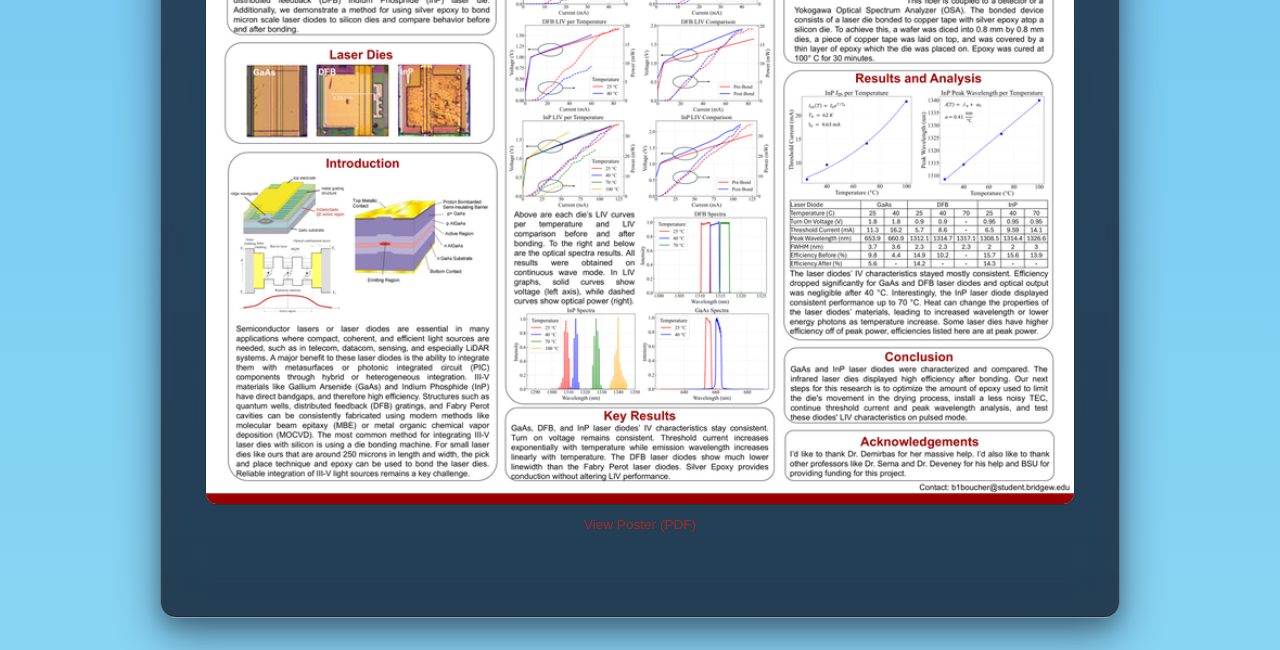
<file: presentations/index.html>
<!DOCTYPE html>
<html lang="en">
<head>
<meta charset="UTF-8">
<meta name="viewport" content="width=device-width, initial-scale=1.0">
<title>Presentations — Braden Boucher</title>
<link rel="preconnect" href="https://fonts.googleapis.com">
<link href="https://fonts.googleapis.com/css2?family=DM+Serif+Display&family=DM+Sans:wght@400;500;600&display=swap" rel="stylesheet">
<link rel="icon" type="image/svg+xml" href="../favicon.svg">
<style>
  *, *::before, *::after { margin: 0; padding: 0; box-sizing: border-box; }
  :root {
    --bg: #0c0f14; --surface: #161b24; --surface-hover: #1e2530;
    --border: #2a3140; --text: #e8ecf1; --text-muted: #8893a4;
    --accent: #4a9ead; --accent-glow: rgba(74, 158, 173, 0.15);
    --spring: cubic-bezier(0.16, 1, 0.3, 1);
  }
  html { scroll-behavior: smooth; }
  body { font-family: 'DM Sans', sans-serif; background: var(--bg); color: var(--text); min-height: 100vh; overflow-x: hidden; }

  /* Page color wash */
  .page-bg {
    background-color: var(--bg);
  }

  .container { max-width:960px; margin:0 auto; padding:0 24px; position:relative; z-index:1; }

  /* ── Reveal system (ColorCoded) ── */
  .reveal { will-change:transform,opacity; opacity:0; transform:translateY(30px); filter:blur(4px); transition:opacity 0.5s var(--spring), transform 0.5s var(--spring), filter 0.5s var(--spring); }
  .reveal.visible { opacity:1; transform:translateY(0); filter:blur(0); }
  .reveal-scale { will-change:transform,opacity; opacity:0; transform:scale(0.92); filter:blur(4px); transition:opacity 0.5s var(--spring), transform 0.5s var(--spring), filter 0.5s var(--spring); }
  .reveal-scale.visible { opacity:1; transform:scale(1); filter:blur(0); }
  @keyframes pop-in { from { opacity:0; transform:scale(0.88) translateY(40px); } to { opacity:1; transform:scale(1) translateY(0); } }
  .reveal-pop { will-change:transform,opacity; opacity:0; transform:scale(0.88) translateY(40px); }
  .reveal-pop.visible { opacity:1; transform:scale(1) translateY(0); animation:pop-in 1s ease forwards; }
  .reveal-left { will-change:transform,opacity; opacity:0; transform:translateX(-60px); transition:opacity 0.5s var(--spring), transform 0.5s var(--spring); }
  .reveal-left.visible { opacity:1; transform:translateX(0); }
  .reveal-right { will-change:transform,opacity; opacity:0; transform:translateX(60px); transition:opacity 0.5s var(--spring), transform 0.5s var(--spring); }
  .reveal-right.visible { opacity:1; transform:translateX(0); }
  .reveal-delay-1{transition-delay:.07s;animation-delay:.1s} .reveal-delay-2{transition-delay:.14s;animation-delay:.2s} .reveal-delay-3{transition-delay:.21s;animation-delay:.3s}
  .reveal-delay-4{transition-delay:.28s;animation-delay:.4s} .reveal-delay-5{transition-delay:.35s;animation-delay:.5s} .reveal-delay-6{transition-delay:.42s;animation-delay:.6s} .reveal-delay-7{transition-delay:.49s;animation-delay:.7s}

  /* Hero animation */
  @keyframes hero-fade-up { from{opacity:0;transform:translateY(40px);filter:blur(8px)} to{opacity:1;transform:translateY(0);filter:blur(0)} }
  .hero-animate { animation:hero-fade-up 0.8s var(--spring) forwards; opacity:0; }
  .hero-delay-1{animation-delay:.1s} .hero-delay-2{animation-delay:.25s} .hero-delay-3{animation-delay:.4s} .hero-delay-4{animation-delay:.55s} .hero-delay-5{animation-delay:.7s}

  /* Line grow divider */
  @keyframes line-grow { from{transform:scaleX(0)} to{transform:scaleX(1)} }
  .line-grow { height:1px; background:var(--border); transform:scaleX(0); transform-origin:center; margin:40px 0; }
  .line-grow.visible { animation:line-grow 1s var(--spring) forwards; }

  /* Header */
  header { padding:80px 0 8px; text-align:center; }
  header h1 { font-family:'DM Serif Display',serif; font-size:clamp(2.4rem,5vw,3.6rem); font-weight:400; letter-spacing:-0.02em; margin-bottom:12px; background:linear-gradient(135deg, var(--text) 0%, var(--accent) 100%); -webkit-background-clip:text; -webkit-text-fill-color:transparent; background-clip:text; }
  header p { color:var(--text-muted); font-size:1.05rem; line-height:1.6; max-width:560px; margin:0 auto; }
  header .links { margin-top:20px; display:flex; gap:24px; justify-content:center; flex-wrap:wrap; }
  header .links a { color:var(--accent); text-decoration:none; font-size:0.9rem; font-weight:500; letter-spacing:0.04em; text-transform:uppercase; transition:all 0.3s var(--spring); }
  header .links a:hover { opacity:0.7; transform:translateY(-2px); }

  /* Filters */
  .filters { display:flex; gap:8px; justify-content:center; margin:28px 0 8px; flex-wrap:wrap; }
  .filters button { background:none; border:1px solid var(--border); color:var(--text-muted); font-family:'DM Sans',sans-serif; font-size:0.85rem; padding:7px 18px; border-radius:20px; cursor:pointer; transition:all 0.3s var(--spring); }
  .filters button:hover { border-color:var(--accent); color:var(--text); transform:translateY(-2px); }
  .filters button.active { background:var(--accent); border-color:var(--accent); color:#0c0f14; font-weight:600; box-shadow:0 4px 15px rgba(74,158,173,0.25); }

  /* Card Grid */
  .grid { display:grid; grid-template-columns:repeat(2,1fr); gap:20px; padding:24px 0 80px; }
  .card { background:var(--surface); border:1px solid var(--border); border-radius:14px; overflow:hidden; display:flex; flex-direction:column; cursor:pointer; transition:border-color 0.3s, box-shadow 0.3s, transform 0.4s var(--spring); }
  .card:hover { background:var(--surface-hover); border-color:var(--accent); transform:translateY(-4px) !important; box-shadow:0 0 0 1px var(--accent); }
  .card.hidden { display:none; }
  .card-cover { width:100%; aspect-ratio:1; overflow:hidden; background:var(--surface-hover); display:flex; align-items:center; justify-content:center; color:var(--text-muted); font-size:0.78rem; }
  .card-cover img { width:100%; height:100%; object-fit:cover; object-position:top; transition:transform 0.4s ease; }
  .card:hover .card-cover img { transform:scale(1.1); }
  .card-cover-icon { width:100%; aspect-ratio:1; display:flex; align-items:center; justify-content:center; background:var(--surface-hover); }
  .card-cover-icon img { width:70%; aspect-ratio:1; border-radius:28px; object-fit:cover; transition:transform 0.4s ease; }
  .card:hover .card-cover-icon img { transform:scale(1.12); }
  .card-body { padding:20px 24px 24px; flex:1; }
  .card-body h3 { font-family:'DM Serif Display',serif; font-size:1.15rem; font-weight:400; margin-bottom:4px; }
  .card-body .meta { color:var(--text-muted); font-size:0.8rem; margin-bottom:8px; }
  .card-body .tag { display:inline-block; color:var(--accent); font-size:0.72rem; font-weight:600; letter-spacing:0.06em; text-transform:uppercase; margin-bottom:8px; }

  /* Overlay */
  .overlay { position:fixed; inset:0; background:rgba(12,15,20,0.97); backdrop-filter:blur(20px); -webkit-backdrop-filter:blur(20px); z-index:100; overflow-y:auto; opacity:0; transform:translateY(40px) scale(0.98); pointer-events:none; transition:opacity 0.4s var(--spring), transform 0.4s var(--spring); }
  .overlay.active { opacity:1; transform:translateY(0) scale(1); pointer-events:all; }
  .overlay-inner { max-width:900px; margin:0 auto; padding:40px 24px 80px; }
  .back-btn { display:inline-flex; align-items:center; gap:8px; background:none; border:1px solid var(--border); color:var(--text-muted); font-family:'DM Sans',sans-serif; font-size:0.88rem; padding:8px 16px; border-radius:8px; cursor:pointer; transition:border-color 0.2s, color 0.2s; margin-bottom:32px; }
  .back-btn:hover { border-color:var(--accent); color:var(--text); }
  .overlay h2 { font-family:'DM Serif Display',serif; font-size:2rem; font-weight:400; margin-bottom:24px; }

  /* Detail banner */
  .detail-banner { width:100%; overflow:hidden; position:relative; background:var(--surface-hover); display:grid; place-items:center; color:var(--text-muted); font-size:0.78rem; margin-bottom:28px; border-radius:12px; }
  .detail-banner img { width:100%; height:auto; object-fit:contain; border-radius:12px; }
  .detail-banner a { display:block; width:100%; height:100%; }
  .detail-banner a img { width:100%; height:auto; object-fit:contain; border-radius:12px; }
  .detail-text h3 { font-family:'DM Serif Display',serif; font-size:1.5rem; font-weight:400; margin-bottom:8px; }
  .detail-text .meta { color:var(--text-muted); font-size:0.9rem; margin-bottom:14px; }
  .detail-text p { color:var(--text-muted); font-size:0.95rem; line-height:1.7; margin-bottom:16px; }
  .detail-text .detail-links { display:flex; gap:12px; flex-wrap:wrap; }
  .detail-text .detail-links a { color:var(--accent); text-decoration:none; font-size:0.85rem; font-weight:500; padding:6px 14px; border:1px solid var(--accent); border-radius:6px; transition:background 0.2s, transform 0.2s; }
  .detail-text .detail-links a:hover { background:var(--accent-glow); transform:translateY(-2px); }

  /* Pres items */
  .pres-item { background:var(--surface); border:1px solid var(--border); border-radius:12px; overflow:hidden; margin-bottom:16px; transition:border-color 0.2s; }
  .pres-item:hover { border-color:var(--accent); }
  .pres-banner { width:100%; height:570px; overflow:hidden; position:relative; background:var(--surface-hover); display:grid; place-items:center; color:var(--text-muted); font-size:0.78rem; }
  .pres-banner img { width:100%; height:100%; object-fit:contain; background:var(--surface-hover); }
  .pres-text { padding:24px 28px; }
  .pres-text h3 { font-family:'DM Serif Display',serif; font-size:1.15rem; font-weight:400; margin-bottom:6px; }
  .pres-text .meta { color:var(--text-muted); font-size:0.82rem; margin-bottom:10px; }
  .pres-text p { color:var(--text-muted); font-size:0.9rem; line-height:1.6; margin-bottom:12px; }
  .pres-text .detail-links { display:flex; gap:12px; flex-wrap:wrap; }
  .pres-text .detail-links a { color:var(--accent); text-decoration:none; font-size:0.82rem; font-weight:500; padding:5px 12px; border:1px solid var(--accent); border-radius:6px; transition:background 0.2s; }
  .pres-text .detail-links a:hover { background:var(--accent-glow); }

  /* Slider */
  .slider { position:relative; width:100%; height:570px; overflow:hidden; border-radius:12px; }
  .pres-item .slider { border-radius:0; }
  .slider img { position:absolute; inset:0; width:100%; height:100%; object-fit:cover; background:var(--surface-hover); opacity:0; transition:opacity 0.4s ease; }
  .slider img.active { opacity:1; }
  .slider-btn { position:absolute; top:50%; transform:translateY(-50%); background:rgba(0,0,0,0.55); color:#fff; border:none; width:36px; height:36px; border-radius:50%; cursor:pointer; font-size:1rem; z-index:2; display:flex; align-items:center; justify-content:center; transition:background 0.2s; }
  .slider-btn:hover { background:rgba(74,158,173,0.7); }
  .slider-btn.prev { left:12px; }
  .slider-btn.next { right:12px; }
  .slider-dots { position:absolute; bottom:12px; left:50%; transform:translateX(-50%); display:flex; gap:6px; z-index:2; }
  .slider-dots span { width:8px; height:8px; border-radius:50%; background:rgba(255,255,255,0.3); }
  .slider-dots span.active { background:var(--accent); }

  /* Exp items */
  .exp-item { background:var(--surface); border:1px solid var(--border); border-radius:12px; padding:24px 28px; margin-bottom:16px; transition:border-color 0.2s; }
  .exp-item:hover { border-color:var(--accent); }
  .exp-item h3 { font-family:'DM Serif Display',serif; font-size:1.15rem; font-weight:400; margin-bottom:6px; }
  .exp-item .meta { color:var(--text-muted); font-size:0.82rem; margin-bottom:10px; }
  .exp-item p { color:var(--text-muted); font-size:0.9rem; line-height:1.6; }

  .year-label { color:var(--accent); font-size:0.78rem; font-weight:600; letter-spacing:0.08em; text-transform:uppercase; margin:28px 0 12px; }
  .year-label:first-of-type { margin-top:0; }
  .pres-list-item { padding:16px 20px; border-left:2px solid var(--border); margin-bottom:8px; transition:border-color 0.3s; }
  .pres-list-item:hover { border-left-color:var(--accent); }
  .pres-list-item h3 { font-family:'DM Serif Display',serif; font-size:1.05rem; font-weight:400; margin-bottom:4px; }
  .pres-list-item .meta { color:var(--text-muted); font-size:0.82rem; }
  .show-more-btn { display:block; width:100%; background:none; border:1px dashed var(--border); color:var(--text-muted); font-family:'DM Sans',sans-serif; font-size:0.88rem; padding:14px; border-radius:10px; cursor:pointer; margin-bottom:16px; transition:border-color 0.2s, color 0.2s; }
  .show-more-btn:hover { border-color:var(--accent); color:var(--text); }
  .hidden-group { display:none; }
  .hidden-group.show { display:block; }

  /* Product detail */
  .product-hero { display:flex; align-items:center; gap:24px; margin-bottom:32px; }
  .product-hero img { width:80px; height:80px; border-radius:18px; object-fit:cover; }
  .product-hero-text h3 { font-family:'DM Serif Display',serif; font-size:1.8rem; font-weight:400; margin-bottom:4px; }
  .product-hero-text .meta { color:var(--text-muted); font-size:0.9rem; }
  .product-links { display:flex; gap:12px; flex-wrap:wrap; margin-bottom:32px; }
  .product-links a { color:var(--accent); text-decoration:none; font-size:0.95rem; font-weight:500; padding:12px 28px; border:1px solid var(--accent); border-radius:8px; transition:all 0.3s var(--spring); }
  .product-links a:hover { background:var(--accent-glow); transform:translateY(-3px); box-shadow:0 4px 15px rgba(74,158,173,0.2); }
  .product-section { margin-bottom:32px; }
  .product-section h4 { font-family:'DM Serif Display',serif; font-size:1.15rem; font-weight:400; margin-bottom:12px; color:var(--text); }
  .product-section p { color:var(--text-muted); font-size:0.95rem; line-height:1.75; margin-bottom:12px; }
  .product-section ul { list-style:none; padding:0; }
  .product-section ul li { color:var(--text-muted); font-size:0.92rem; line-height:1.7; padding-left:18px; position:relative; margin-bottom:6px; }
  .product-section ul li::before { content:'\2192'; position:absolute; left:0; color:var(--accent); }
  .screenshot-grid { display:grid; grid-template-columns:repeat(3,1fr); gap:12px; margin-top:12px; }
  .screenshot-grid .ss { background:var(--surface-hover); border:1px dashed var(--border); border-radius:10px; display:grid; place-items:center; color:var(--text-muted); font-size:0.75rem; overflow:hidden; }
  .screenshot-grid .ss img { width:100%; height:auto; object-fit:contain; border-radius:10px; }
  .screenshot-grid-wide { display:grid; grid-template-columns:repeat(2,1fr); gap:12px; margin-top:12px; }
  .screenshot-grid-wide .ss { background:var(--surface-hover); border:1px dashed var(--border); border-radius:10px; aspect-ratio:5/4; display:grid; place-items:center; color:var(--text-muted); font-size:0.75rem; overflow:hidden; }
  .screenshot-grid-wide .ss img { width:100%; height:100%; object-fit:cover; border-radius:10px; }
  .tech-pills { display:flex; flex-wrap:wrap; gap:8px; margin-top:8px; }
  .tech-pills span { background:var(--accent-glow); color:var(--accent); font-size:0.78rem; font-weight:500; padding:4px 12px; border-radius:14px; transition:all 0.3s var(--spring); }
  .tech-pills span:hover { transform:translateY(-3px); box-shadow:0 4px 12px rgba(74,158,173,0.15); }

  footer { border-top:1px solid var(--border); padding:32px 0; text-align:center; color:var(--text-muted); font-size:0.82rem; }

  .card { position:relative; overflow:hidden; }
  @media (max-width:640px) { .grid{grid-template-columns:1fr} header{padding-top:48px} .detail-banner,.slider,.pres-banner{height:300px} }
.slider img.poster-fit { object-fit:contain !important; background:var(--surface-hover); }
.pres-banner img { object-fit:contain !important; background:var(--surface-hover); }
</style>
<link rel="stylesheet" href="../aero.css?v=5">
</head>
<body>
<div class="page-bg">
<div class="container" style="padding-top:40px; padding-bottom:80px;">
  <a href="/" class="back-btn" style="text-decoration:none;">&#8592; Back</a>

  <h2 class="reveal" style="font-family:'DM Serif Display',serif; font-size:2rem; font-weight:400; margin-bottom:24px;">Presentations</h2>

  <div class="year-label reveal">2026</div>
  <div class="pres-list-item reveal"><h3>Effect of Silver Epoxy Bonding of III-V Laser Dies on Silicon for LiDAR Applications</h3><div class="meta">CLEO, Charlotte, NC, May 2026</div></div>
  <div class="pres-list-item reveal"><h3>Temperature Dependent Optoelectronic Characterization of III-V Laser Dies on Silicon</h3><div class="meta">Harvard NCRC, Cambridge, MA, January 2026</div></div>
  <div class="pres-list-item reveal"><h3>Effect of Silver Epoxy Bonding of III-V Laser Dies on Silicon</h3><div class="meta">U of A Winter School, Tucson, AZ, January 2026</div></div>

  <div class="year-label reveal">2025</div>
  <div class="pres-list-item reveal"><h3>Lensed Fiber Coupling for Efficient Laser Diode Characterization</h3><div class="meta">BSU Mid-Year Symposium, December 2025</div></div>
  <div class="pres-list-item reveal"><h3>Optoelectronic Characterization of III-V Laser Dies</h3><div class="meta">NCUR, Pittsburgh, PA, April 2025</div></div>

  <div class="year-label reveal">2024</div>
  <div class="pres-list-item reveal"><h3>Optoelectronic Characterization of III-V Laser Dies</h3><div class="meta">MA Undergraduate Research Conference, Amherst, MA, April 2024</div></div>

  <div class="reveal" style="display:grid; grid-template-columns:repeat(3,1fr); gap:8px; margin:36px 0;">
    <img src="../images/harvard-1.jpg" alt="Harvard" style="width:100%; aspect-ratio:4/3; object-fit:cover; border-radius:10px; border:1px solid var(--border);">
    <img src="../images/harvard-2.jpg" alt="Harvard" style="width:100%; aspect-ratio:4/3; object-fit:cover; border-radius:10px; border:1px solid var(--border);">
    <img src="../images/harvard-3.jpg" alt="Harvard" style="width:100%; aspect-ratio:4/3; object-fit:cover; border-radius:10px; border:1px solid var(--border);">
    <img src="../images/arizona-1.jpg" alt="Arizona" style="width:100%; aspect-ratio:4/3; object-fit:cover; border-radius:10px; border:1px solid var(--border);">
    <img src="../images/arizona-2.jpg" alt="Arizona" style="width:100%; aspect-ratio:4/3; object-fit:cover; border-radius:10px; border:1px solid var(--border);">
    <img src="../images/ncur-1.jpg" alt="NCUR Pittsburgh 2025" style="width:100%; aspect-ratio:4/3; object-fit:cover; border-radius:10px; border:1px solid var(--border);">
  </div>

  <div class="reveal" style="margin-bottom:28px;">
    <a href="../docs/harvard-poster.pdf" target="_blank" style="display:block; border-radius:12px; overflow:hidden; border:1px solid var(--border); transition:border-color 0.3s;">
      <img src="../images/harvard-poster-thumb.png" alt="Research Poster" style="width:100%; height:auto; object-fit:contain; background:var(--surface-hover); display:block;">
    </a>
    <div style="text-align:center; margin-top:10px;"><a href="../docs/harvard-poster.pdf" target="_blank" style="color:var(--accent); font-size:0.85rem; text-decoration:none; font-weight:500;">View Poster (PDF)</a></div>
  </div>
</div>
</div>
<script>
var revealObs=new IntersectionObserver(function(entries){
  entries.forEach(function(entry){
    if(entry.isIntersecting){ entry.target.classList.add('visible'); }
  });
},{threshold:0.05, rootMargin:'50px 0px 50px 0px'});
document.querySelectorAll('.reveal,.reveal-scale,.reveal-pop').forEach(function(el){
  revealObs.observe(el);
});
</script>
</body>
</html>
</file>
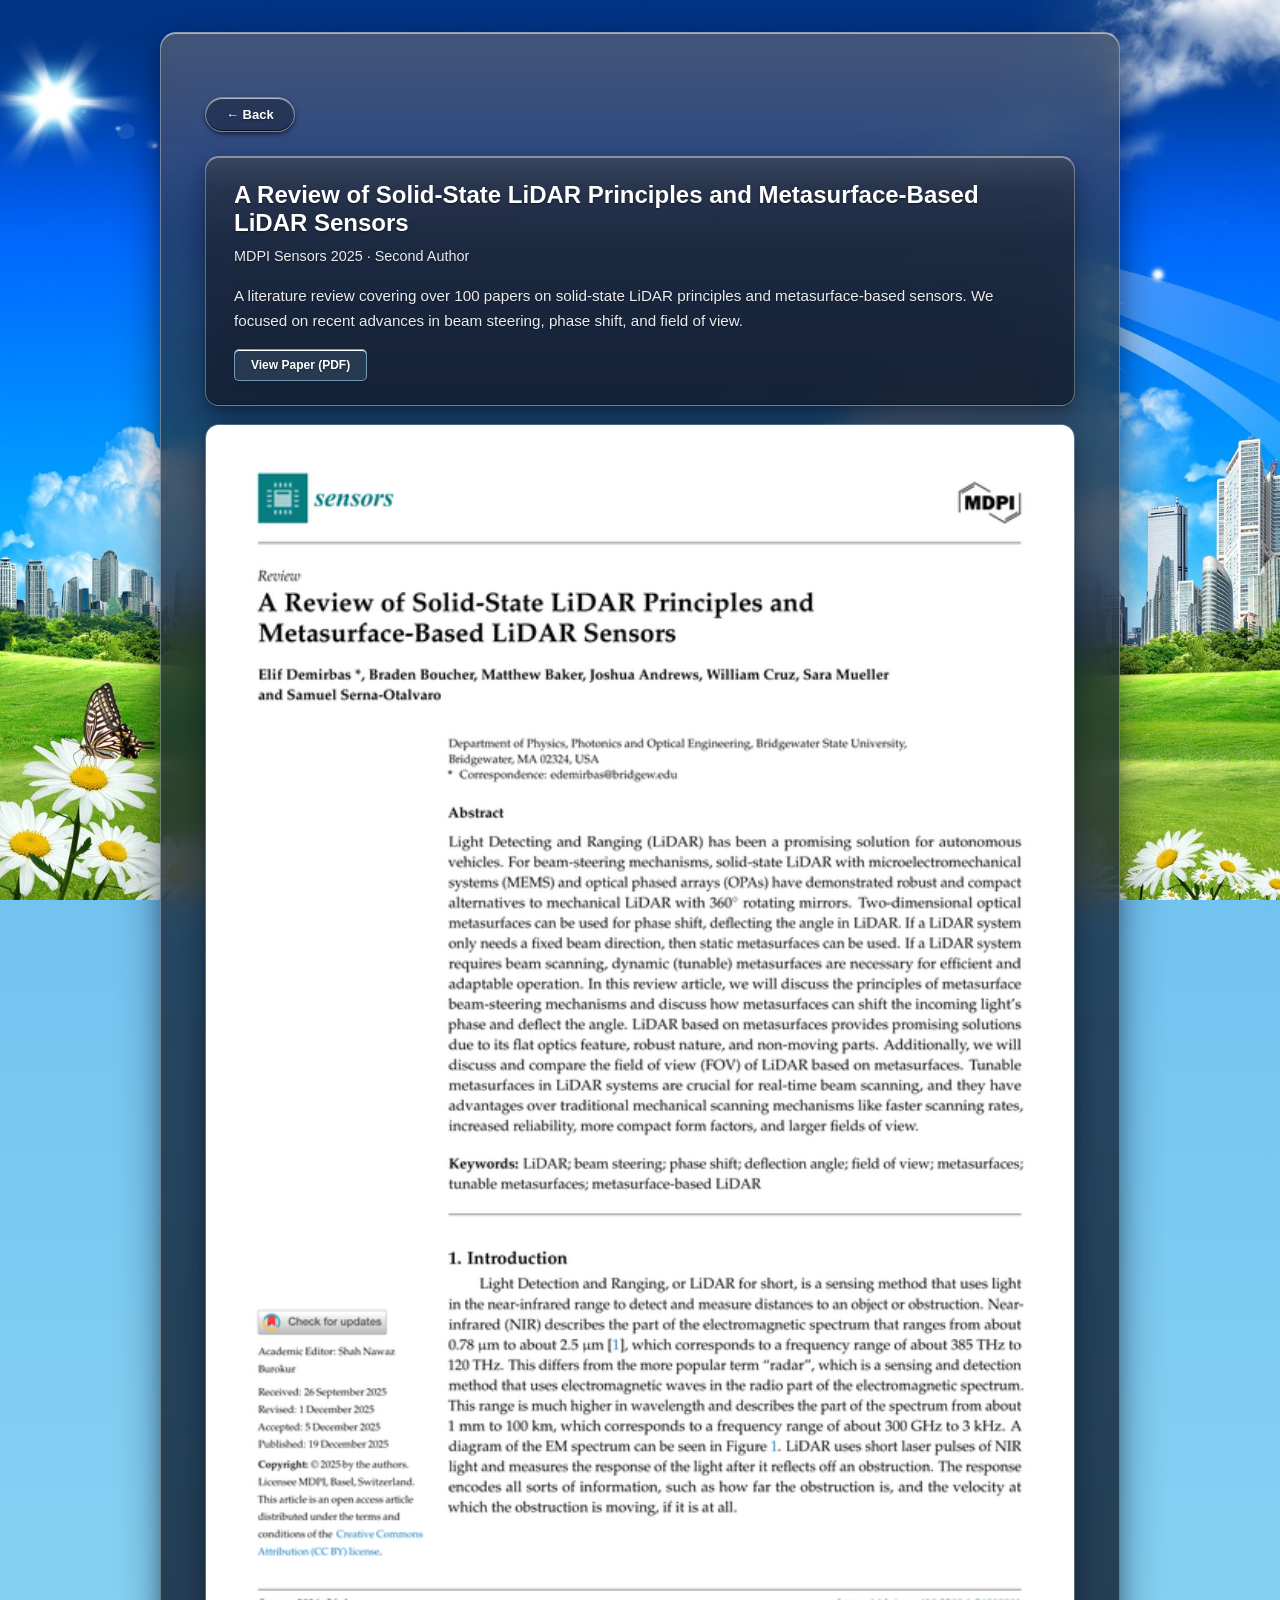
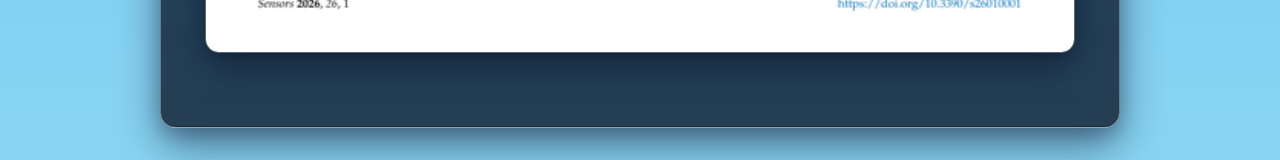
<file: sensors/index.html>
<!DOCTYPE html>
<html lang="en">
<head>
<meta charset="UTF-8">
<meta name="viewport" content="width=device-width, initial-scale=1.0">
<title>LiDAR Sensors Review — Braden Boucher</title>
<link rel="preconnect" href="https://fonts.googleapis.com">
<link href="https://fonts.googleapis.com/css2?family=DM+Serif+Display&family=DM+Sans:wght@400;500;600&display=swap" rel="stylesheet">
<link rel="icon" type="image/svg+xml" href="../favicon.svg">
<style>
  *, *::before, *::after { margin: 0; padding: 0; box-sizing: border-box; }
  :root {
    --bg: #0c0f14; --surface: #161b24; --surface-hover: #1e2530;
    --border: #2a3140; --text: #e8ecf1; --text-muted: #8893a4;
    --accent: #4a9ead; --accent-glow: rgba(74, 158, 173, 0.15);
    --spring: cubic-bezier(0.16, 1, 0.3, 1);
  }
  html { scroll-behavior: smooth; }
  body { font-family: 'DM Sans', sans-serif; background: var(--bg); color: var(--text); min-height: 100vh; overflow-x: hidden; }

  /* Page color wash */
  .page-bg {
    background-color: var(--bg);
  }

  .container { max-width:960px; margin:0 auto; padding:0 24px; position:relative; z-index:1; }

  /* ── Reveal system (ColorCoded) ── */
  .reveal { will-change:transform,opacity; opacity:0; transform:translateY(30px); filter:blur(4px); transition:opacity 0.5s var(--spring), transform 0.5s var(--spring), filter 0.5s var(--spring); }
  .reveal.visible { opacity:1; transform:translateY(0); filter:blur(0); }
  .reveal-scale { will-change:transform,opacity; opacity:0; transform:scale(0.92); filter:blur(4px); transition:opacity 0.5s var(--spring), transform 0.5s var(--spring), filter 0.5s var(--spring); }
  .reveal-scale.visible { opacity:1; transform:scale(1); filter:blur(0); }
  @keyframes pop-in { from { opacity:0; transform:scale(0.88) translateY(40px); } to { opacity:1; transform:scale(1) translateY(0); } }
  .reveal-pop { will-change:transform,opacity; opacity:0; transform:scale(0.88) translateY(40px); }
  .reveal-pop.visible { opacity:1; transform:scale(1) translateY(0); animation:pop-in 1s ease forwards; }
  .reveal-left { will-change:transform,opacity; opacity:0; transform:translateX(-60px); transition:opacity 0.5s var(--spring), transform 0.5s var(--spring); }
  .reveal-left.visible { opacity:1; transform:translateX(0); }
  .reveal-right { will-change:transform,opacity; opacity:0; transform:translateX(60px); transition:opacity 0.5s var(--spring), transform 0.5s var(--spring); }
  .reveal-right.visible { opacity:1; transform:translateX(0); }
  .reveal-delay-1{transition-delay:.07s;animation-delay:.1s} .reveal-delay-2{transition-delay:.14s;animation-delay:.2s} .reveal-delay-3{transition-delay:.21s;animation-delay:.3s}
  .reveal-delay-4{transition-delay:.28s;animation-delay:.4s} .reveal-delay-5{transition-delay:.35s;animation-delay:.5s} .reveal-delay-6{transition-delay:.42s;animation-delay:.6s} .reveal-delay-7{transition-delay:.49s;animation-delay:.7s}

  /* Hero animation */
  @keyframes hero-fade-up { from{opacity:0;transform:translateY(40px);filter:blur(8px)} to{opacity:1;transform:translateY(0);filter:blur(0)} }
  .hero-animate { animation:hero-fade-up 0.8s var(--spring) forwards; opacity:0; }
  .hero-delay-1{animation-delay:.1s} .hero-delay-2{animation-delay:.25s} .hero-delay-3{animation-delay:.4s} .hero-delay-4{animation-delay:.55s} .hero-delay-5{animation-delay:.7s}

  /* Line grow divider */
  @keyframes line-grow { from{transform:scaleX(0)} to{transform:scaleX(1)} }
  .line-grow { height:1px; background:var(--border); transform:scaleX(0); transform-origin:center; margin:40px 0; }
  .line-grow.visible { animation:line-grow 1s var(--spring) forwards; }

  /* Header */
  header { padding:80px 0 8px; text-align:center; }
  header h1 { font-family:'DM Serif Display',serif; font-size:clamp(2.4rem,5vw,3.6rem); font-weight:400; letter-spacing:-0.02em; margin-bottom:12px; background:linear-gradient(135deg, var(--text) 0%, var(--accent) 100%); -webkit-background-clip:text; -webkit-text-fill-color:transparent; background-clip:text; }
  header p { color:var(--text-muted); font-size:1.05rem; line-height:1.6; max-width:560px; margin:0 auto; }
  header .links { margin-top:20px; display:flex; gap:24px; justify-content:center; flex-wrap:wrap; }
  header .links a { color:var(--accent); text-decoration:none; font-size:0.9rem; font-weight:500; letter-spacing:0.04em; text-transform:uppercase; transition:all 0.3s var(--spring); }
  header .links a:hover { opacity:0.7; transform:translateY(-2px); }

  /* Filters */
  .filters { display:flex; gap:8px; justify-content:center; margin:28px 0 8px; flex-wrap:wrap; }
  .filters button { background:none; border:1px solid var(--border); color:var(--text-muted); font-family:'DM Sans',sans-serif; font-size:0.85rem; padding:7px 18px; border-radius:20px; cursor:pointer; transition:all 0.3s var(--spring); }
  .filters button:hover { border-color:var(--accent); color:var(--text); transform:translateY(-2px); }
  .filters button.active { background:var(--accent); border-color:var(--accent); color:#0c0f14; font-weight:600; box-shadow:0 4px 15px rgba(74,158,173,0.25); }

  /* Card Grid */
  .grid { display:grid; grid-template-columns:repeat(2,1fr); gap:20px; padding:24px 0 80px; }
  .card { background:var(--surface); border:1px solid var(--border); border-radius:14px; overflow:hidden; display:flex; flex-direction:column; cursor:pointer; transition:border-color 0.3s, box-shadow 0.3s, transform 0.4s var(--spring); }
  .card:hover { background:var(--surface-hover); border-color:var(--accent); transform:translateY(-4px) !important; box-shadow:0 0 0 1px var(--accent); }
  .card.hidden { display:none; }
  .card-cover { width:100%; aspect-ratio:1; overflow:hidden; background:var(--surface-hover); display:flex; align-items:center; justify-content:center; color:var(--text-muted); font-size:0.78rem; }
  .card-cover img { width:100%; height:100%; object-fit:cover; object-position:top; transition:transform 0.4s ease; }
  .card:hover .card-cover img { transform:scale(1.1); }
  .card-cover-icon { width:100%; aspect-ratio:1; display:flex; align-items:center; justify-content:center; background:var(--surface-hover); }
  .card-cover-icon img { width:70%; aspect-ratio:1; border-radius:28px; object-fit:cover; transition:transform 0.4s ease; }
  .card:hover .card-cover-icon img { transform:scale(1.12); }
  .card-body { padding:20px 24px 24px; flex:1; }
  .card-body h3 { font-family:'DM Serif Display',serif; font-size:1.15rem; font-weight:400; margin-bottom:4px; }
  .card-body .meta { color:var(--text-muted); font-size:0.8rem; margin-bottom:8px; }
  .card-body .tag { display:inline-block; color:var(--accent); font-size:0.72rem; font-weight:600; letter-spacing:0.06em; text-transform:uppercase; margin-bottom:8px; }

  /* Overlay */
  .overlay { position:fixed; inset:0; background:rgba(12,15,20,0.97); backdrop-filter:blur(20px); -webkit-backdrop-filter:blur(20px); z-index:100; overflow-y:auto; opacity:0; transform:translateY(40px) scale(0.98); pointer-events:none; transition:opacity 0.4s var(--spring), transform 0.4s var(--spring); }
  .overlay.active { opacity:1; transform:translateY(0) scale(1); pointer-events:all; }
  .overlay-inner { max-width:900px; margin:0 auto; padding:40px 24px 80px; }
  .back-btn { display:inline-flex; align-items:center; gap:8px; background:none; border:1px solid var(--border); color:var(--text-muted); font-family:'DM Sans',sans-serif; font-size:0.88rem; padding:8px 16px; border-radius:8px; cursor:pointer; transition:border-color 0.2s, color 0.2s; margin-bottom:32px; }
  .back-btn:hover { border-color:var(--accent); color:var(--text); }
  .overlay h2 { font-family:'DM Serif Display',serif; font-size:2rem; font-weight:400; margin-bottom:24px; }

  /* Detail banner */
  .detail-banner { width:100%; overflow:hidden; position:relative; background:var(--surface-hover); display:grid; place-items:center; color:var(--text-muted); font-size:0.78rem; margin-bottom:28px; border-radius:12px; }
  .detail-banner img { width:100%; height:auto; object-fit:contain; border-radius:12px; }
  .detail-banner a { display:block; width:100%; height:100%; }
  .detail-banner a img { width:100%; height:auto; object-fit:contain; border-radius:12px; }
  .detail-text h3 { font-family:'DM Serif Display',serif; font-size:1.5rem; font-weight:400; margin-bottom:8px; }
  .detail-text .meta { color:var(--text-muted); font-size:0.9rem; margin-bottom:14px; }
  .detail-text p { color:var(--text-muted); font-size:0.95rem; line-height:1.7; margin-bottom:16px; }
  .detail-text .detail-links { display:flex; gap:12px; flex-wrap:wrap; }
  .detail-text .detail-links a { color:var(--accent); text-decoration:none; font-size:0.85rem; font-weight:500; padding:6px 14px; border:1px solid var(--accent); border-radius:6px; transition:background 0.2s, transform 0.2s; }
  .detail-text .detail-links a:hover { background:var(--accent-glow); transform:translateY(-2px); }

  /* Pres items */
  .pres-item { background:var(--surface); border:1px solid var(--border); border-radius:12px; overflow:hidden; margin-bottom:16px; transition:border-color 0.2s; }
  .pres-item:hover { border-color:var(--accent); }
  .pres-banner { width:100%; height:570px; overflow:hidden; position:relative; background:var(--surface-hover); display:grid; place-items:center; color:var(--text-muted); font-size:0.78rem; }
  .pres-banner img { width:100%; height:100%; object-fit:contain; background:var(--surface-hover); }
  .pres-text { padding:24px 28px; }
  .pres-text h3 { font-family:'DM Serif Display',serif; font-size:1.15rem; font-weight:400; margin-bottom:6px; }
  .pres-text .meta { color:var(--text-muted); font-size:0.82rem; margin-bottom:10px; }
  .pres-text p { color:var(--text-muted); font-size:0.9rem; line-height:1.6; margin-bottom:12px; }
  .pres-text .detail-links { display:flex; gap:12px; flex-wrap:wrap; }
  .pres-text .detail-links a { color:var(--accent); text-decoration:none; font-size:0.82rem; font-weight:500; padding:5px 12px; border:1px solid var(--accent); border-radius:6px; transition:background 0.2s; }
  .pres-text .detail-links a:hover { background:var(--accent-glow); }

  /* Slider */
  .slider { position:relative; width:100%; height:570px; overflow:hidden; border-radius:12px; }
  .pres-item .slider { border-radius:0; }
  .slider img { position:absolute; inset:0; width:100%; height:100%; object-fit:cover; background:var(--surface-hover); opacity:0; transition:opacity 0.4s ease; }
  .slider img.active { opacity:1; }
  .slider-btn { position:absolute; top:50%; transform:translateY(-50%); background:rgba(0,0,0,0.55); color:#fff; border:none; width:36px; height:36px; border-radius:50%; cursor:pointer; font-size:1rem; z-index:2; display:flex; align-items:center; justify-content:center; transition:background 0.2s; }
  .slider-btn:hover { background:rgba(74,158,173,0.7); }
  .slider-btn.prev { left:12px; }
  .slider-btn.next { right:12px; }
  .slider-dots { position:absolute; bottom:12px; left:50%; transform:translateX(-50%); display:flex; gap:6px; z-index:2; }
  .slider-dots span { width:8px; height:8px; border-radius:50%; background:rgba(255,255,255,0.3); }
  .slider-dots span.active { background:var(--accent); }

  /* Exp items */
  .exp-item { background:var(--surface); border:1px solid var(--border); border-radius:12px; padding:24px 28px; margin-bottom:16px; transition:border-color 0.2s; }
  .exp-item:hover { border-color:var(--accent); }
  .exp-item h3 { font-family:'DM Serif Display',serif; font-size:1.15rem; font-weight:400; margin-bottom:6px; }
  .exp-item .meta { color:var(--text-muted); font-size:0.82rem; margin-bottom:10px; }
  .exp-item p { color:var(--text-muted); font-size:0.9rem; line-height:1.6; }

  .year-label { color:var(--accent); font-size:0.78rem; font-weight:600; letter-spacing:0.08em; text-transform:uppercase; margin:28px 0 12px; }
  .year-label:first-of-type { margin-top:0; }
  .pres-list-item { padding:16px 20px; border-left:2px solid var(--border); margin-bottom:8px; transition:border-color 0.3s; }
  .pres-list-item:hover { border-left-color:var(--accent); }
  .pres-list-item h3 { font-family:'DM Serif Display',serif; font-size:1.05rem; font-weight:400; margin-bottom:4px; }
  .pres-list-item .meta { color:var(--text-muted); font-size:0.82rem; }
  .show-more-btn { display:block; width:100%; background:none; border:1px dashed var(--border); color:var(--text-muted); font-family:'DM Sans',sans-serif; font-size:0.88rem; padding:14px; border-radius:10px; cursor:pointer; margin-bottom:16px; transition:border-color 0.2s, color 0.2s; }
  .show-more-btn:hover { border-color:var(--accent); color:var(--text); }
  .hidden-group { display:none; }
  .hidden-group.show { display:block; }

  /* Product detail */
  .product-hero { display:flex; align-items:center; gap:24px; margin-bottom:32px; }
  .product-hero img { width:80px; height:80px; border-radius:18px; object-fit:cover; }
  .product-hero-text h3 { font-family:'DM Serif Display',serif; font-size:1.8rem; font-weight:400; margin-bottom:4px; }
  .product-hero-text .meta { color:var(--text-muted); font-size:0.9rem; }
  .product-links { display:flex; gap:12px; flex-wrap:wrap; margin-bottom:32px; }
  .product-links a { color:var(--accent); text-decoration:none; font-size:0.95rem; font-weight:500; padding:12px 28px; border:1px solid var(--accent); border-radius:8px; transition:all 0.3s var(--spring); }
  .product-links a:hover { background:var(--accent-glow); transform:translateY(-3px); box-shadow:0 4px 15px rgba(74,158,173,0.2); }
  .product-section { margin-bottom:32px; }
  .product-section h4 { font-family:'DM Serif Display',serif; font-size:1.15rem; font-weight:400; margin-bottom:12px; color:var(--text); }
  .product-section p { color:var(--text-muted); font-size:0.95rem; line-height:1.75; margin-bottom:12px; }
  .product-section ul { list-style:none; padding:0; }
  .product-section ul li { color:var(--text-muted); font-size:0.92rem; line-height:1.7; padding-left:18px; position:relative; margin-bottom:6px; }
  .product-section ul li::before { content:'\2192'; position:absolute; left:0; color:var(--accent); }
  .screenshot-grid { display:grid; grid-template-columns:repeat(3,1fr); gap:12px; margin-top:12px; }
  .screenshot-grid .ss { background:var(--surface-hover); border:1px dashed var(--border); border-radius:10px; display:grid; place-items:center; color:var(--text-muted); font-size:0.75rem; overflow:hidden; }
  .screenshot-grid .ss img { width:100%; height:auto; object-fit:contain; border-radius:10px; }
  .screenshot-grid-wide { display:grid; grid-template-columns:repeat(2,1fr); gap:12px; margin-top:12px; }
  .screenshot-grid-wide .ss { background:var(--surface-hover); border:1px dashed var(--border); border-radius:10px; aspect-ratio:5/4; display:grid; place-items:center; color:var(--text-muted); font-size:0.75rem; overflow:hidden; }
  .screenshot-grid-wide .ss img { width:100%; height:100%; object-fit:cover; border-radius:10px; }
  .tech-pills { display:flex; flex-wrap:wrap; gap:8px; margin-top:8px; }
  .tech-pills span { background:var(--accent-glow); color:var(--accent); font-size:0.78rem; font-weight:500; padding:4px 12px; border-radius:14px; transition:all 0.3s var(--spring); }
  .tech-pills span:hover { transform:translateY(-3px); box-shadow:0 4px 12px rgba(74,158,173,0.15); }

  footer { border-top:1px solid var(--border); padding:32px 0; text-align:center; color:var(--text-muted); font-size:0.82rem; }

  .card { position:relative; overflow:hidden; }
  @media (max-width:640px) { .grid{grid-template-columns:1fr} header{padding-top:48px} .detail-banner,.slider,.pres-banner{height:300px} }
.slider img.poster-fit { object-fit:contain !important; background:var(--surface-hover); }
.pres-banner img { object-fit:contain !important; background:var(--surface-hover); }
</style>
<link rel="stylesheet" href="../aero.css?v=5">
</head>
<body>
<div class="page-bg">
<div class="container" style="padding-top:40px; padding-bottom:80px;">
  <a href="/" class="back-btn" style="text-decoration:none;">&#8592; Back</a>

  <div class="detail-text">
    <h3>A Review of Solid-State LiDAR Principles and Metasurface-Based LiDAR Sensors</h3>
    <div class="meta">MDPI Sensors 2025 · Second Author</div>
    <p>A literature review covering over 100 papers on solid-state LiDAR principles and metasurface-based sensors. We focused on recent advances in beam steering, phase shift, and field of view.</p>
    <div class="detail-links"><a href="../docs/sensors-lidar-review.pdf" target="_blank">View Paper (PDF)</a></div>
  </div>

  <div class="detail-banner reveal-scale"><a href="../docs/sensors-lidar-review.pdf" target="_blank"><img src="../images/sensors-lidar-review-thumb.png" alt="Sensors"></a></div>
</div>
</div>
<script>
var revealObs=new IntersectionObserver(function(entries){
  entries.forEach(function(entry){
    if(entry.isIntersecting){ entry.target.classList.add('visible'); }
  });
},{threshold:0.05, rootMargin:'50px 0px 50px 0px'});
document.querySelectorAll('.reveal,.reveal-scale,.reveal-pop').forEach(function(el){
  revealObs.observe(el);
});
</script>
</body>
</html>
</file>
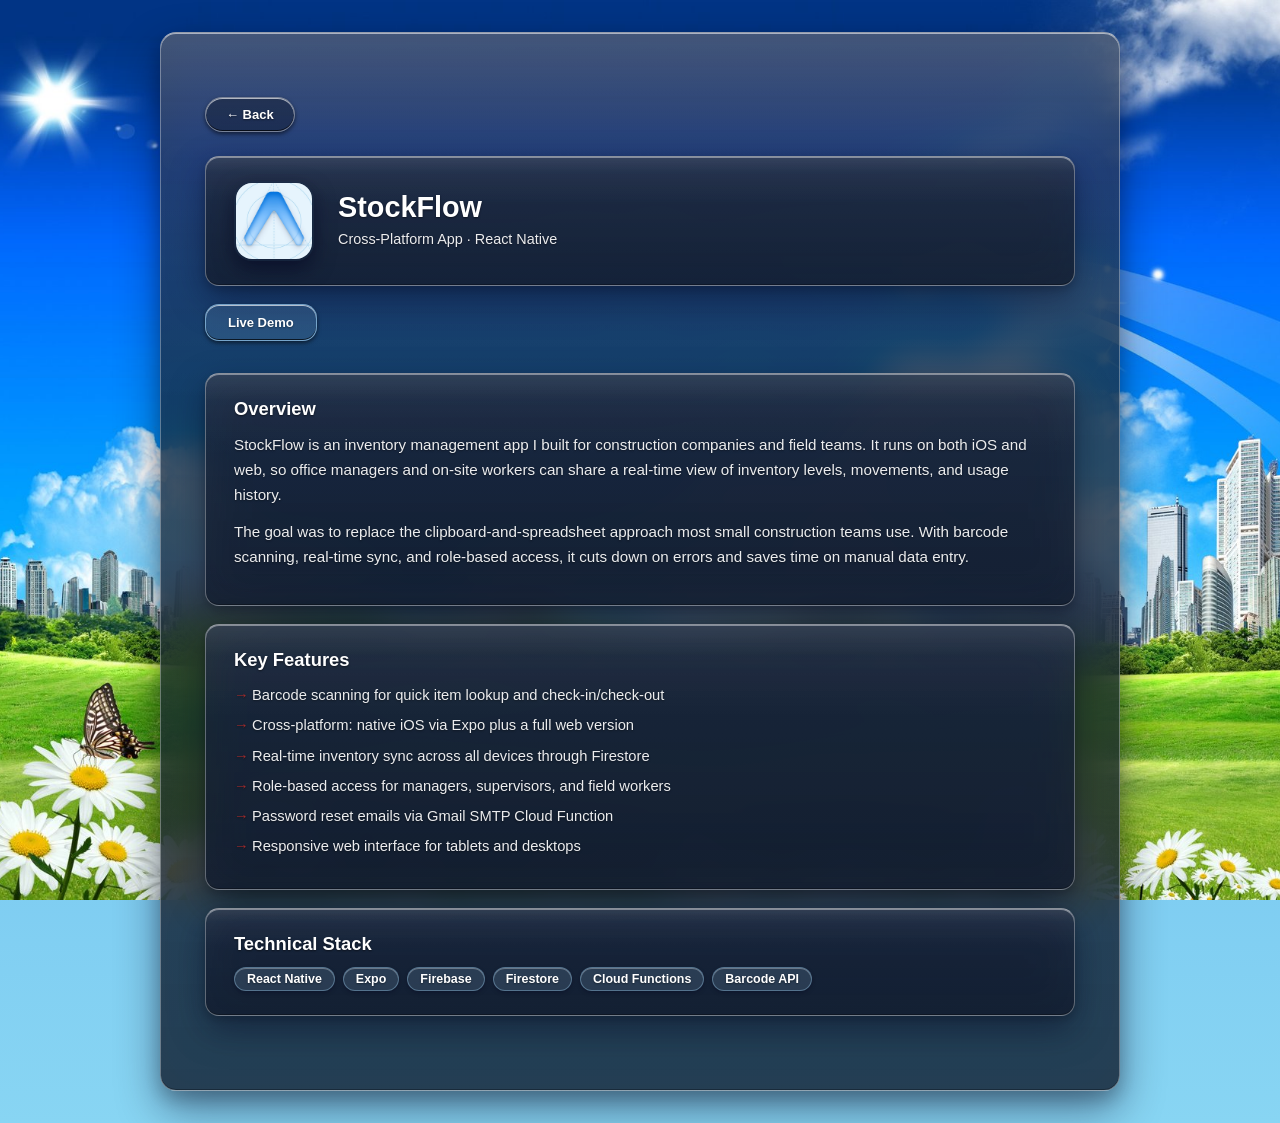
<file: stockflow/index.html>
<!DOCTYPE html>
<html lang="en">
<head>
<meta charset="UTF-8">
<meta name="viewport" content="width=device-width, initial-scale=1.0">
<title>StockFlow — Braden Boucher</title>
<link rel="preconnect" href="https://fonts.googleapis.com">
<link href="https://fonts.googleapis.com/css2?family=DM+Serif+Display&family=DM+Sans:wght@400;500;600&display=swap" rel="stylesheet">
<link rel="icon" type="image/svg+xml" href="../favicon.svg">
<style>
  *, *::before, *::after { margin: 0; padding: 0; box-sizing: border-box; }
  :root {
    --bg: #0c0f14; --surface: #161b24; --surface-hover: #1e2530;
    --border: #2a3140; --text: #e8ecf1; --text-muted: #8893a4;
    --accent: #4a9ead; --accent-glow: rgba(74, 158, 173, 0.15);
    --spring: cubic-bezier(0.16, 1, 0.3, 1);
  }
  html { scroll-behavior: smooth; }
  body { font-family: 'DM Sans', sans-serif; background: var(--bg); color: var(--text); min-height: 100vh; overflow-x: hidden; }

  /* Page color wash */
  .page-bg {
    background-color: var(--bg);
  }

  .container { max-width:960px; margin:0 auto; padding:0 24px; position:relative; z-index:1; }

  /* ── Reveal system (ColorCoded) ── */
  .reveal { will-change:transform,opacity; opacity:0; transform:translateY(30px); filter:blur(4px); transition:opacity 0.5s var(--spring), transform 0.5s var(--spring), filter 0.5s var(--spring); }
  .reveal.visible { opacity:1; transform:translateY(0); filter:blur(0); }
  .reveal-scale { will-change:transform,opacity; opacity:0; transform:scale(0.92); filter:blur(4px); transition:opacity 0.5s var(--spring), transform 0.5s var(--spring), filter 0.5s var(--spring); }
  .reveal-scale.visible { opacity:1; transform:scale(1); filter:blur(0); }
  @keyframes pop-in { from { opacity:0; transform:scale(0.88) translateY(40px); } to { opacity:1; transform:scale(1) translateY(0); } }
  .reveal-pop { will-change:transform,opacity; opacity:0; transform:scale(0.88) translateY(40px); }
  .reveal-pop.visible { opacity:1; transform:scale(1) translateY(0); animation:pop-in 1s ease forwards; }
  .reveal-left { will-change:transform,opacity; opacity:0; transform:translateX(-60px); transition:opacity 0.5s var(--spring), transform 0.5s var(--spring); }
  .reveal-left.visible { opacity:1; transform:translateX(0); }
  .reveal-right { will-change:transform,opacity; opacity:0; transform:translateX(60px); transition:opacity 0.5s var(--spring), transform 0.5s var(--spring); }
  .reveal-right.visible { opacity:1; transform:translateX(0); }
  .reveal-delay-1{transition-delay:.07s;animation-delay:.1s} .reveal-delay-2{transition-delay:.14s;animation-delay:.2s} .reveal-delay-3{transition-delay:.21s;animation-delay:.3s}
  .reveal-delay-4{transition-delay:.28s;animation-delay:.4s} .reveal-delay-5{transition-delay:.35s;animation-delay:.5s} .reveal-delay-6{transition-delay:.42s;animation-delay:.6s} .reveal-delay-7{transition-delay:.49s;animation-delay:.7s}

  /* Hero animation */
  @keyframes hero-fade-up { from{opacity:0;transform:translateY(40px);filter:blur(8px)} to{opacity:1;transform:translateY(0);filter:blur(0)} }
  .hero-animate { animation:hero-fade-up 0.8s var(--spring) forwards; opacity:0; }
  .hero-delay-1{animation-delay:.1s} .hero-delay-2{animation-delay:.25s} .hero-delay-3{animation-delay:.4s} .hero-delay-4{animation-delay:.55s} .hero-delay-5{animation-delay:.7s}

  /* Line grow divider */
  @keyframes line-grow { from{transform:scaleX(0)} to{transform:scaleX(1)} }
  .line-grow { height:1px; background:var(--border); transform:scaleX(0); transform-origin:center; margin:40px 0; }
  .line-grow.visible { animation:line-grow 1s var(--spring) forwards; }

  /* Header */
  header { padding:80px 0 8px; text-align:center; }
  header h1 { font-family:'DM Serif Display',serif; font-size:clamp(2.4rem,5vw,3.6rem); font-weight:400; letter-spacing:-0.02em; margin-bottom:12px; background:linear-gradient(135deg, var(--text) 0%, var(--accent) 100%); -webkit-background-clip:text; -webkit-text-fill-color:transparent; background-clip:text; }
  header p { color:var(--text-muted); font-size:1.05rem; line-height:1.6; max-width:560px; margin:0 auto; }
  header .links { margin-top:20px; display:flex; gap:24px; justify-content:center; flex-wrap:wrap; }
  header .links a { color:var(--accent); text-decoration:none; font-size:0.9rem; font-weight:500; letter-spacing:0.04em; text-transform:uppercase; transition:all 0.3s var(--spring); }
  header .links a:hover { opacity:0.7; transform:translateY(-2px); }

  /* Filters */
  .filters { display:flex; gap:8px; justify-content:center; margin:28px 0 8px; flex-wrap:wrap; }
  .filters button { background:none; border:1px solid var(--border); color:var(--text-muted); font-family:'DM Sans',sans-serif; font-size:0.85rem; padding:7px 18px; border-radius:20px; cursor:pointer; transition:all 0.3s var(--spring); }
  .filters button:hover { border-color:var(--accent); color:var(--text); transform:translateY(-2px); }
  .filters button.active { background:var(--accent); border-color:var(--accent); color:#0c0f14; font-weight:600; box-shadow:0 4px 15px rgba(74,158,173,0.25); }

  /* Card Grid */
  .grid { display:grid; grid-template-columns:repeat(2,1fr); gap:20px; padding:24px 0 80px; }
  .card { background:var(--surface); border:1px solid var(--border); border-radius:14px; overflow:hidden; display:flex; flex-direction:column; cursor:pointer; transition:border-color 0.3s, box-shadow 0.3s, transform 0.4s var(--spring); }
  .card:hover { background:var(--surface-hover); border-color:var(--accent); transform:translateY(-4px) !important; box-shadow:0 0 0 1px var(--accent); }
  .card.hidden { display:none; }
  .card-cover { width:100%; aspect-ratio:1; overflow:hidden; background:var(--surface-hover); display:flex; align-items:center; justify-content:center; color:var(--text-muted); font-size:0.78rem; }
  .card-cover img { width:100%; height:100%; object-fit:cover; object-position:top; transition:transform 0.4s ease; }
  .card:hover .card-cover img { transform:scale(1.1); }
  .card-cover-icon { width:100%; aspect-ratio:1; display:flex; align-items:center; justify-content:center; background:var(--surface-hover); }
  .card-cover-icon img { width:70%; aspect-ratio:1; border-radius:28px; object-fit:cover; transition:transform 0.4s ease; }
  .card:hover .card-cover-icon img { transform:scale(1.12); }
  .card-body { padding:20px 24px 24px; flex:1; }
  .card-body h3 { font-family:'DM Serif Display',serif; font-size:1.15rem; font-weight:400; margin-bottom:4px; }
  .card-body .meta { color:var(--text-muted); font-size:0.8rem; margin-bottom:8px; }
  .card-body .tag { display:inline-block; color:var(--accent); font-size:0.72rem; font-weight:600; letter-spacing:0.06em; text-transform:uppercase; margin-bottom:8px; }

  /* Overlay */
  .overlay { position:fixed; inset:0; background:rgba(12,15,20,0.97); backdrop-filter:blur(20px); -webkit-backdrop-filter:blur(20px); z-index:100; overflow-y:auto; opacity:0; transform:translateY(40px) scale(0.98); pointer-events:none; transition:opacity 0.4s var(--spring), transform 0.4s var(--spring); }
  .overlay.active { opacity:1; transform:translateY(0) scale(1); pointer-events:all; }
  .overlay-inner { max-width:900px; margin:0 auto; padding:40px 24px 80px; }
  .back-btn { display:inline-flex; align-items:center; gap:8px; background:none; border:1px solid var(--border); color:var(--text-muted); font-family:'DM Sans',sans-serif; font-size:0.88rem; padding:8px 16px; border-radius:8px; cursor:pointer; transition:border-color 0.2s, color 0.2s; margin-bottom:32px; }
  .back-btn:hover { border-color:var(--accent); color:var(--text); }
  .overlay h2 { font-family:'DM Serif Display',serif; font-size:2rem; font-weight:400; margin-bottom:24px; }

  /* Detail banner */
  .detail-banner { width:100%; overflow:hidden; position:relative; background:var(--surface-hover); display:grid; place-items:center; color:var(--text-muted); font-size:0.78rem; margin-bottom:28px; border-radius:12px; }
  .detail-banner img { width:100%; height:auto; object-fit:contain; border-radius:12px; }
  .detail-banner a { display:block; width:100%; height:100%; }
  .detail-banner a img { width:100%; height:auto; object-fit:contain; border-radius:12px; }
  .detail-text h3 { font-family:'DM Serif Display',serif; font-size:1.5rem; font-weight:400; margin-bottom:8px; }
  .detail-text .meta { color:var(--text-muted); font-size:0.9rem; margin-bottom:14px; }
  .detail-text p { color:var(--text-muted); font-size:0.95rem; line-height:1.7; margin-bottom:16px; }
  .detail-text .detail-links { display:flex; gap:12px; flex-wrap:wrap; }
  .detail-text .detail-links a { color:var(--accent); text-decoration:none; font-size:0.85rem; font-weight:500; padding:6px 14px; border:1px solid var(--accent); border-radius:6px; transition:background 0.2s, transform 0.2s; }
  .detail-text .detail-links a:hover { background:var(--accent-glow); transform:translateY(-2px); }

  /* Pres items */
  .pres-item { background:var(--surface); border:1px solid var(--border); border-radius:12px; overflow:hidden; margin-bottom:16px; transition:border-color 0.2s; }
  .pres-item:hover { border-color:var(--accent); }
  .pres-banner { width:100%; height:570px; overflow:hidden; position:relative; background:var(--surface-hover); display:grid; place-items:center; color:var(--text-muted); font-size:0.78rem; }
  .pres-banner img { width:100%; height:100%; object-fit:contain; background:var(--surface-hover); }
  .pres-text { padding:24px 28px; }
  .pres-text h3 { font-family:'DM Serif Display',serif; font-size:1.15rem; font-weight:400; margin-bottom:6px; }
  .pres-text .meta { color:var(--text-muted); font-size:0.82rem; margin-bottom:10px; }
  .pres-text p { color:var(--text-muted); font-size:0.9rem; line-height:1.6; margin-bottom:12px; }
  .pres-text .detail-links { display:flex; gap:12px; flex-wrap:wrap; }
  .pres-text .detail-links a { color:var(--accent); text-decoration:none; font-size:0.82rem; font-weight:500; padding:5px 12px; border:1px solid var(--accent); border-radius:6px; transition:background 0.2s; }
  .pres-text .detail-links a:hover { background:var(--accent-glow); }

  /* Slider */
  .slider { position:relative; width:100%; height:570px; overflow:hidden; border-radius:12px; }
  .pres-item .slider { border-radius:0; }
  .slider img { position:absolute; inset:0; width:100%; height:100%; object-fit:cover; background:var(--surface-hover); opacity:0; transition:opacity 0.4s ease; }
  .slider img.active { opacity:1; }
  .slider-btn { position:absolute; top:50%; transform:translateY(-50%); background:rgba(0,0,0,0.55); color:#fff; border:none; width:36px; height:36px; border-radius:50%; cursor:pointer; font-size:1rem; z-index:2; display:flex; align-items:center; justify-content:center; transition:background 0.2s; }
  .slider-btn:hover { background:rgba(74,158,173,0.7); }
  .slider-btn.prev { left:12px; }
  .slider-btn.next { right:12px; }
  .slider-dots { position:absolute; bottom:12px; left:50%; transform:translateX(-50%); display:flex; gap:6px; z-index:2; }
  .slider-dots span { width:8px; height:8px; border-radius:50%; background:rgba(255,255,255,0.3); }
  .slider-dots span.active { background:var(--accent); }

  /* Exp items */
  .exp-item { background:var(--surface); border:1px solid var(--border); border-radius:12px; padding:24px 28px; margin-bottom:16px; transition:border-color 0.2s; }
  .exp-item:hover { border-color:var(--accent); }
  .exp-item h3 { font-family:'DM Serif Display',serif; font-size:1.15rem; font-weight:400; margin-bottom:6px; }
  .exp-item .meta { color:var(--text-muted); font-size:0.82rem; margin-bottom:10px; }
  .exp-item p { color:var(--text-muted); font-size:0.9rem; line-height:1.6; }

  .year-label { color:var(--accent); font-size:0.78rem; font-weight:600; letter-spacing:0.08em; text-transform:uppercase; margin:28px 0 12px; }
  .year-label:first-of-type { margin-top:0; }
  .pres-list-item { padding:16px 20px; border-left:2px solid var(--border); margin-bottom:8px; transition:border-color 0.3s; }
  .pres-list-item:hover { border-left-color:var(--accent); }
  .pres-list-item h3 { font-family:'DM Serif Display',serif; font-size:1.05rem; font-weight:400; margin-bottom:4px; }
  .pres-list-item .meta { color:var(--text-muted); font-size:0.82rem; }
  .show-more-btn { display:block; width:100%; background:none; border:1px dashed var(--border); color:var(--text-muted); font-family:'DM Sans',sans-serif; font-size:0.88rem; padding:14px; border-radius:10px; cursor:pointer; margin-bottom:16px; transition:border-color 0.2s, color 0.2s; }
  .show-more-btn:hover { border-color:var(--accent); color:var(--text); }
  .hidden-group { display:none; }
  .hidden-group.show { display:block; }

  /* Product detail */
  .product-hero { display:flex; align-items:center; gap:24px; margin-bottom:32px; }
  .product-hero img { width:80px; height:80px; border-radius:18px; object-fit:cover; }
  .product-hero-text h3 { font-family:'DM Serif Display',serif; font-size:1.8rem; font-weight:400; margin-bottom:4px; }
  .product-hero-text .meta { color:var(--text-muted); font-size:0.9rem; }
  .product-links { display:flex; gap:12px; flex-wrap:wrap; margin-bottom:32px; }
  .product-links a { color:var(--accent); text-decoration:none; font-size:0.95rem; font-weight:500; padding:12px 28px; border:1px solid var(--accent); border-radius:8px; transition:all 0.3s var(--spring); }
  .product-links a:hover { background:var(--accent-glow); transform:translateY(-3px); box-shadow:0 4px 15px rgba(74,158,173,0.2); }
  .product-section { margin-bottom:32px; }
  .product-section h4 { font-family:'DM Serif Display',serif; font-size:1.15rem; font-weight:400; margin-bottom:12px; color:var(--text); }
  .product-section p { color:var(--text-muted); font-size:0.95rem; line-height:1.75; margin-bottom:12px; }
  .product-section ul { list-style:none; padding:0; }
  .product-section ul li { color:var(--text-muted); font-size:0.92rem; line-height:1.7; padding-left:18px; position:relative; margin-bottom:6px; }
  .product-section ul li::before { content:'\2192'; position:absolute; left:0; color:var(--accent); }
  .screenshot-grid { display:grid; grid-template-columns:repeat(3,1fr); gap:12px; margin-top:12px; }
  .screenshot-grid .ss { background:var(--surface-hover); border:1px dashed var(--border); border-radius:10px; display:grid; place-items:center; color:var(--text-muted); font-size:0.75rem; overflow:hidden; }
  .screenshot-grid .ss img { width:100%; height:auto; object-fit:contain; border-radius:10px; }
  .screenshot-grid-wide { display:grid; grid-template-columns:repeat(2,1fr); gap:12px; margin-top:12px; }
  .screenshot-grid-wide .ss { background:var(--surface-hover); border:1px dashed var(--border); border-radius:10px; aspect-ratio:5/4; display:grid; place-items:center; color:var(--text-muted); font-size:0.75rem; overflow:hidden; }
  .screenshot-grid-wide .ss img { width:100%; height:100%; object-fit:cover; border-radius:10px; }
  .tech-pills { display:flex; flex-wrap:wrap; gap:8px; margin-top:8px; }
  .tech-pills span { background:var(--accent-glow); color:var(--accent); font-size:0.78rem; font-weight:500; padding:4px 12px; border-radius:14px; transition:all 0.3s var(--spring); }
  .tech-pills span:hover { transform:translateY(-3px); box-shadow:0 4px 12px rgba(74,158,173,0.15); }

  footer { border-top:1px solid var(--border); padding:32px 0; text-align:center; color:var(--text-muted); font-size:0.82rem; }

  .card { position:relative; overflow:hidden; }
  @media (max-width:640px) { .grid{grid-template-columns:1fr} header{padding-top:48px} .detail-banner,.slider,.pres-banner{height:300px} }
.slider img.poster-fit { object-fit:contain !important; background:var(--surface-hover); }
.pres-banner img { object-fit:contain !important; background:var(--surface-hover); }
</style>
<link rel="stylesheet" href="../aero.css?v=5">
</head>
<body>
<div class="page-bg">
<div class="container" style="padding-top:40px; padding-bottom:80px;">
  <a href="/" class="back-btn" style="text-decoration:none;">&#8592; Back</a>

  <div class="product-hero reveal">
    <img src="../images/icon-stockflow.png" alt="StockFlow">
    <div class="product-hero-text"><h3>StockFlow</h3><div class="meta">Cross-Platform App · React Native</div></div>
  </div>
  <div class="product-links reveal"><a href="https://stockflow-78ca0.web.app" target="_blank">Live Demo</a></div>

  <div class="product-section reveal"><h4>Overview</h4>
    <p>StockFlow is an inventory management app I built for construction companies and field teams. It runs on both iOS and web, so office managers and on-site workers can share a real-time view of inventory levels, movements, and usage history.</p>
    <p>The goal was to replace the clipboard-and-spreadsheet approach most small construction teams use. With barcode scanning, real-time sync, and role-based access, it cuts down on errors and saves time on manual data entry.</p>
  </div>



  <div class="product-section reveal"><h4>Key Features</h4><ul>
    <li>Barcode scanning for quick item lookup and check-in/check-out</li>
    <li>Cross-platform: native iOS via Expo plus a full web version</li>
    <li>Real-time inventory sync across all devices through Firestore</li>
    <li>Role-based access for managers, supervisors, and field workers</li>
    <li>Password reset emails via Gmail SMTP Cloud Function</li>
    <li>Responsive web interface for tablets and desktops</li>
  </ul></div>

  <div class="product-section reveal"><h4>Technical Stack</h4>
    <div class="tech-pills"><span>React Native</span><span>Expo</span><span>Firebase</span><span>Firestore</span><span>Cloud Functions</span><span>Barcode API</span></div>
  </div>
</div>
</div>
<script>
var revealObs=new IntersectionObserver(function(entries){
  entries.forEach(function(entry){
    if(entry.isIntersecting){ entry.target.classList.add('visible'); }
  });
},{threshold:0.05, rootMargin:'50px 0px 50px 0px'});
document.querySelectorAll('.reveal,.reveal-scale,.reveal-pop').forEach(function(el){
  revealObs.observe(el);
});
</script>
</body>
</html>
</file>
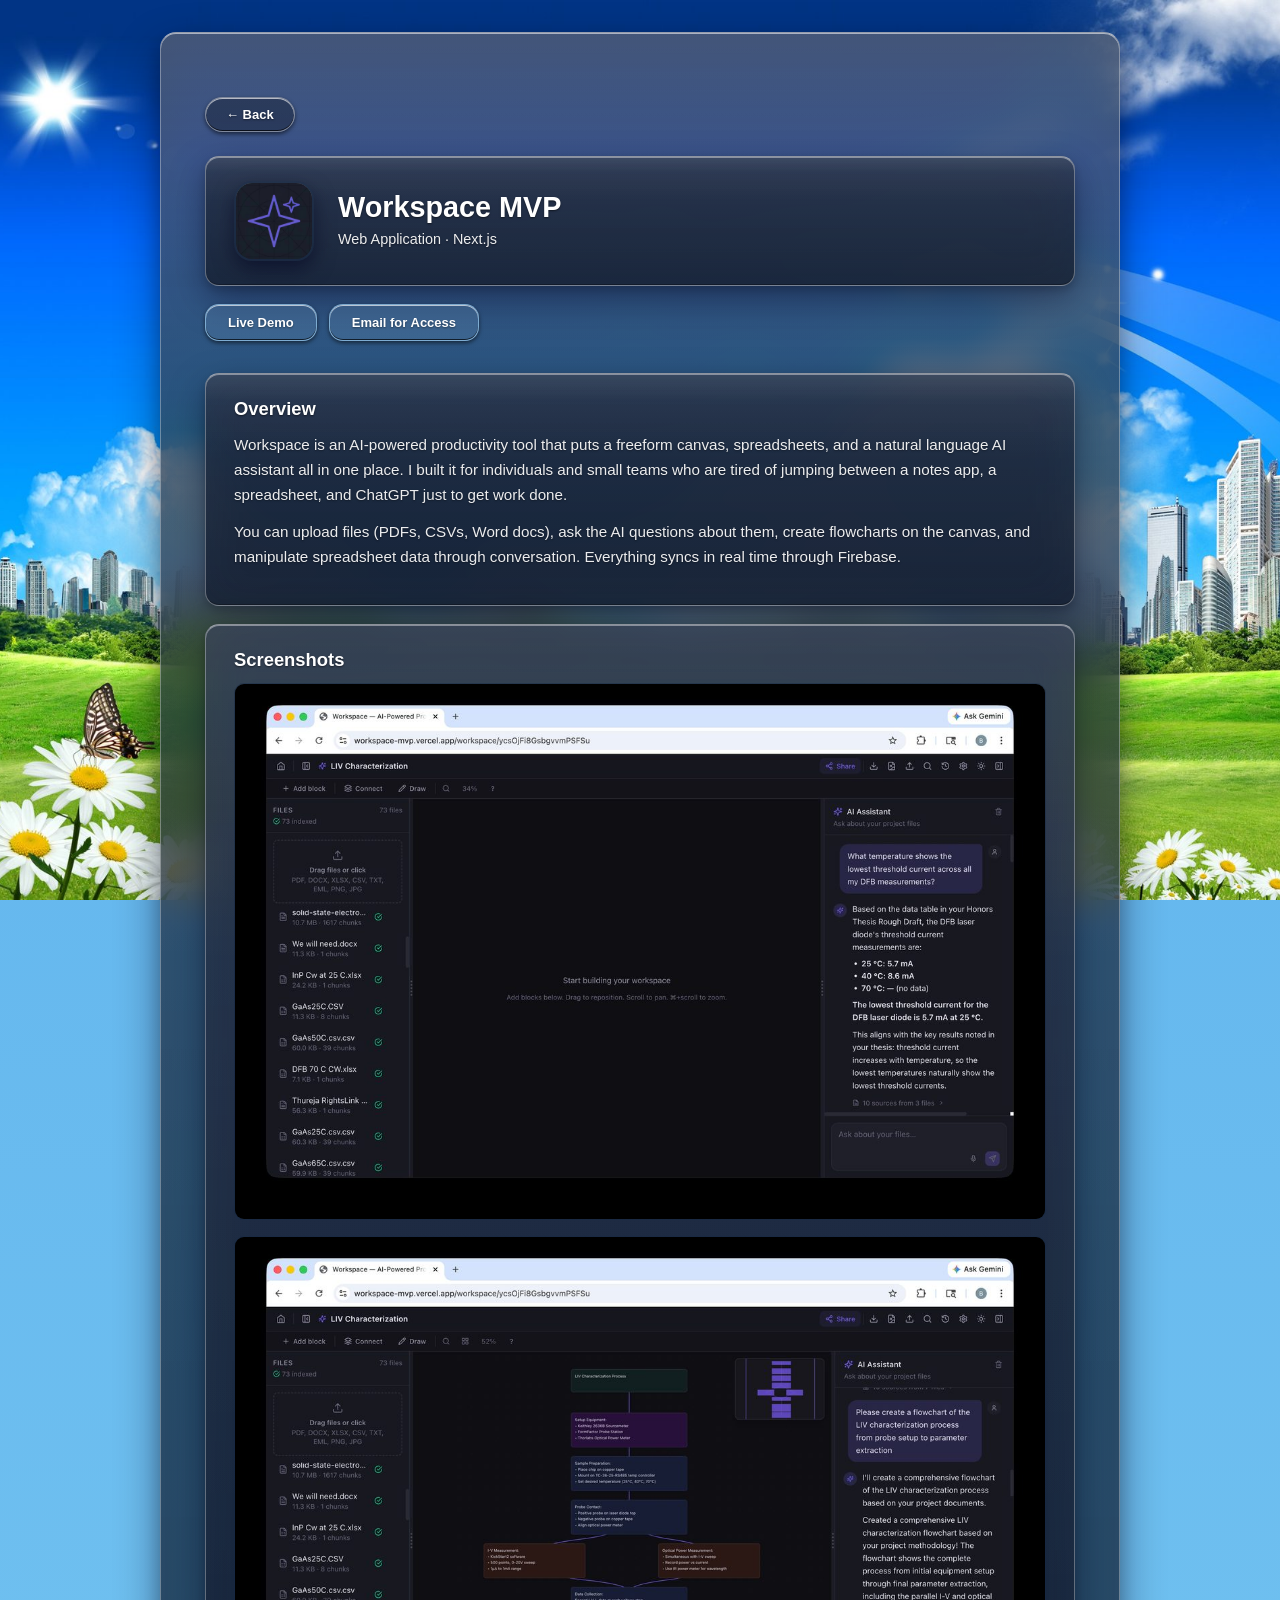
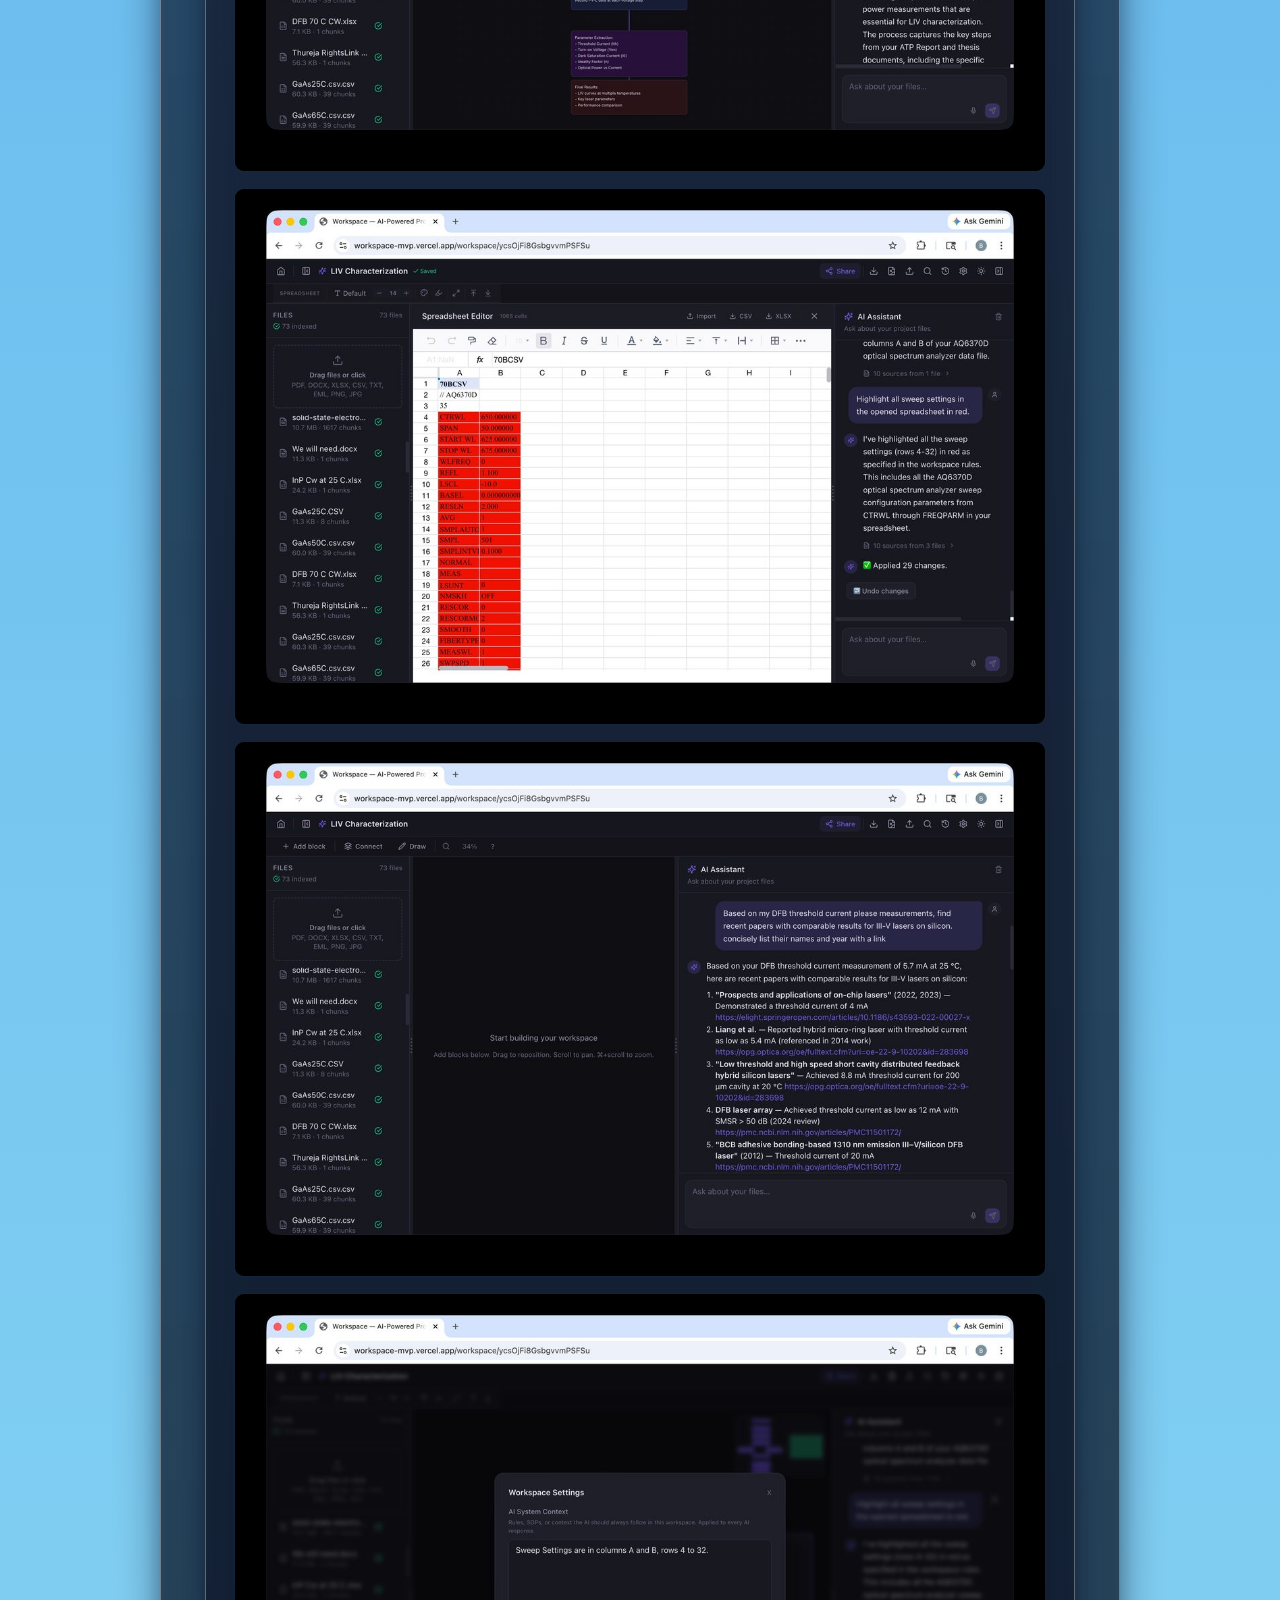
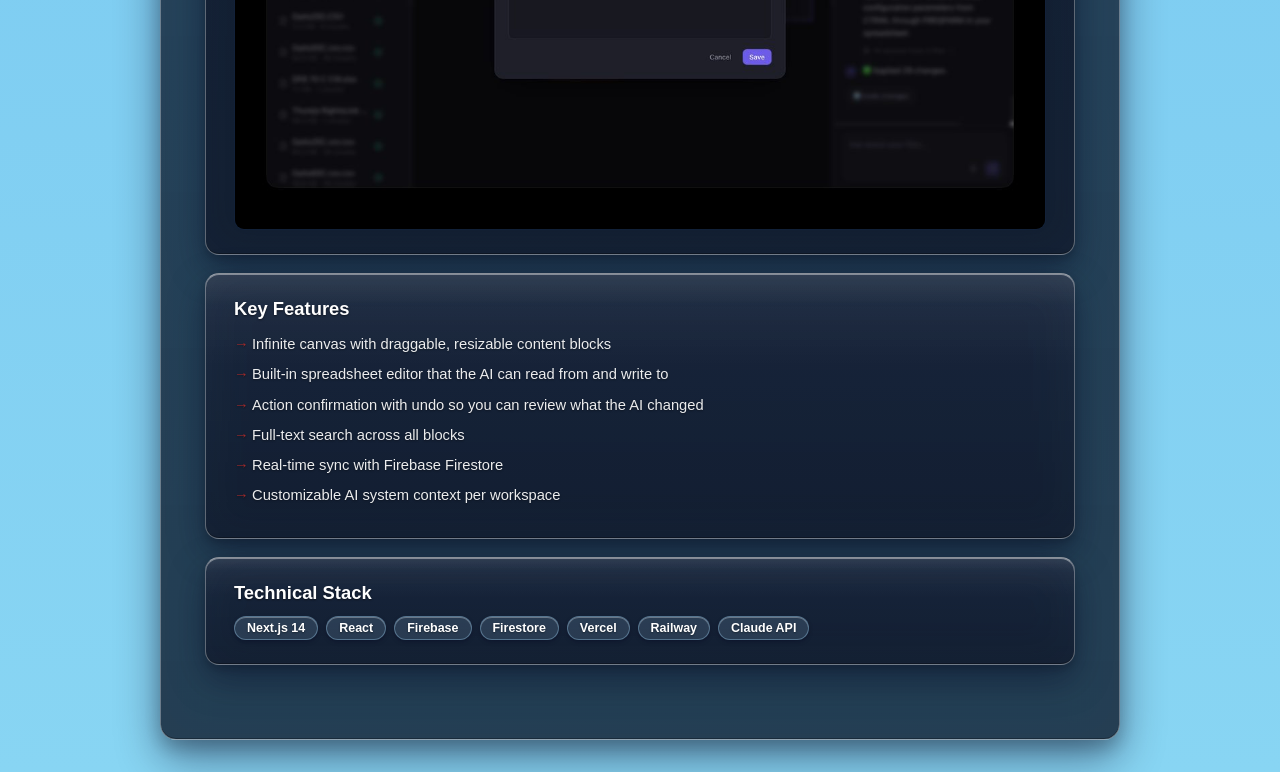
<file: workspace/index.html>
<!DOCTYPE html>
<html lang="en">
<head>
<meta charset="UTF-8">
<meta name="viewport" content="width=device-width, initial-scale=1.0">
<title>Workspace MVP — Braden Boucher</title>
<link rel="preconnect" href="https://fonts.googleapis.com">
<link href="https://fonts.googleapis.com/css2?family=DM+Serif+Display&family=DM+Sans:wght@400;500;600&display=swap" rel="stylesheet">
<link rel="icon" type="image/svg+xml" href="../favicon.svg">
<style>
  *, *::before, *::after { margin: 0; padding: 0; box-sizing: border-box; }
  :root {
    --bg: #0c0f14; --surface: #161b24; --surface-hover: #1e2530;
    --border: #2a3140; --text: #e8ecf1; --text-muted: #8893a4;
    --accent: #4a9ead; --accent-glow: rgba(74, 158, 173, 0.15);
    --spring: cubic-bezier(0.16, 1, 0.3, 1);
  }
  html { scroll-behavior: smooth; }
  body { font-family: 'DM Sans', sans-serif; background: var(--bg); color: var(--text); min-height: 100vh; overflow-x: hidden; }

  /* Page color wash */
  .page-bg {
    background-color: var(--bg);
  }

  .container { max-width:960px; margin:0 auto; padding:0 24px; position:relative; z-index:1; }

  /* ── Reveal system (ColorCoded) ── */
  .reveal { will-change:transform,opacity; opacity:0; transform:translateY(30px); filter:blur(4px); transition:opacity 0.5s var(--spring), transform 0.5s var(--spring), filter 0.5s var(--spring); }
  .reveal.visible { opacity:1; transform:translateY(0); filter:blur(0); }
  .reveal-scale { will-change:transform,opacity; opacity:0; transform:scale(0.92); filter:blur(4px); transition:opacity 0.5s var(--spring), transform 0.5s var(--spring), filter 0.5s var(--spring); }
  .reveal-scale.visible { opacity:1; transform:scale(1); filter:blur(0); }
  @keyframes pop-in { from { opacity:0; transform:scale(0.88) translateY(40px); } to { opacity:1; transform:scale(1) translateY(0); } }
  .reveal-pop { will-change:transform,opacity; opacity:0; transform:scale(0.88) translateY(40px); }
  .reveal-pop.visible { opacity:1; transform:scale(1) translateY(0); animation:pop-in 1s ease forwards; }
  .reveal-left { will-change:transform,opacity; opacity:0; transform:translateX(-60px); transition:opacity 0.5s var(--spring), transform 0.5s var(--spring); }
  .reveal-left.visible { opacity:1; transform:translateX(0); }
  .reveal-right { will-change:transform,opacity; opacity:0; transform:translateX(60px); transition:opacity 0.5s var(--spring), transform 0.5s var(--spring); }
  .reveal-right.visible { opacity:1; transform:translateX(0); }
  .reveal-delay-1{transition-delay:.07s;animation-delay:.1s} .reveal-delay-2{transition-delay:.14s;animation-delay:.2s} .reveal-delay-3{transition-delay:.21s;animation-delay:.3s}
  .reveal-delay-4{transition-delay:.28s;animation-delay:.4s} .reveal-delay-5{transition-delay:.35s;animation-delay:.5s} .reveal-delay-6{transition-delay:.42s;animation-delay:.6s} .reveal-delay-7{transition-delay:.49s;animation-delay:.7s}

  /* Hero animation */
  @keyframes hero-fade-up { from{opacity:0;transform:translateY(40px);filter:blur(8px)} to{opacity:1;transform:translateY(0);filter:blur(0)} }
  .hero-animate { animation:hero-fade-up 0.8s var(--spring) forwards; opacity:0; }
  .hero-delay-1{animation-delay:.1s} .hero-delay-2{animation-delay:.25s} .hero-delay-3{animation-delay:.4s} .hero-delay-4{animation-delay:.55s} .hero-delay-5{animation-delay:.7s}

  /* Line grow divider */
  @keyframes line-grow { from{transform:scaleX(0)} to{transform:scaleX(1)} }
  .line-grow { height:1px; background:var(--border); transform:scaleX(0); transform-origin:center; margin:40px 0; }
  .line-grow.visible { animation:line-grow 1s var(--spring) forwards; }

  /* Header */
  header { padding:80px 0 8px; text-align:center; }
  header h1 { font-family:'DM Serif Display',serif; font-size:clamp(2.4rem,5vw,3.6rem); font-weight:400; letter-spacing:-0.02em; margin-bottom:12px; background:linear-gradient(135deg, var(--text) 0%, var(--accent) 100%); -webkit-background-clip:text; -webkit-text-fill-color:transparent; background-clip:text; }
  header p { color:var(--text-muted); font-size:1.05rem; line-height:1.6; max-width:560px; margin:0 auto; }
  header .links { margin-top:20px; display:flex; gap:24px; justify-content:center; flex-wrap:wrap; }
  header .links a { color:var(--accent); text-decoration:none; font-size:0.9rem; font-weight:500; letter-spacing:0.04em; text-transform:uppercase; transition:all 0.3s var(--spring); }
  header .links a:hover { opacity:0.7; transform:translateY(-2px); }

  /* Filters */
  .filters { display:flex; gap:8px; justify-content:center; margin:28px 0 8px; flex-wrap:wrap; }
  .filters button { background:none; border:1px solid var(--border); color:var(--text-muted); font-family:'DM Sans',sans-serif; font-size:0.85rem; padding:7px 18px; border-radius:20px; cursor:pointer; transition:all 0.3s var(--spring); }
  .filters button:hover { border-color:var(--accent); color:var(--text); transform:translateY(-2px); }
  .filters button.active { background:var(--accent); border-color:var(--accent); color:#0c0f14; font-weight:600; box-shadow:0 4px 15px rgba(74,158,173,0.25); }

  /* Card Grid */
  .grid { display:grid; grid-template-columns:repeat(2,1fr); gap:20px; padding:24px 0 80px; }
  .card { background:var(--surface); border:1px solid var(--border); border-radius:14px; overflow:hidden; display:flex; flex-direction:column; cursor:pointer; transition:border-color 0.3s, box-shadow 0.3s, transform 0.4s var(--spring); }
  .card:hover { background:var(--surface-hover); border-color:var(--accent); transform:translateY(-4px) !important; box-shadow:0 0 0 1px var(--accent); }
  .card.hidden { display:none; }
  .card-cover { width:100%; aspect-ratio:1; overflow:hidden; background:var(--surface-hover); display:flex; align-items:center; justify-content:center; color:var(--text-muted); font-size:0.78rem; }
  .card-cover img { width:100%; height:100%; object-fit:cover; object-position:top; transition:transform 0.4s ease; }
  .card:hover .card-cover img { transform:scale(1.1); }
  .card-cover-icon { width:100%; aspect-ratio:1; display:flex; align-items:center; justify-content:center; background:var(--surface-hover); }
  .card-cover-icon img { width:70%; aspect-ratio:1; border-radius:28px; object-fit:cover; transition:transform 0.4s ease; }
  .card:hover .card-cover-icon img { transform:scale(1.12); }
  .card-body { padding:20px 24px 24px; flex:1; }
  .card-body h3 { font-family:'DM Serif Display',serif; font-size:1.15rem; font-weight:400; margin-bottom:4px; }
  .card-body .meta { color:var(--text-muted); font-size:0.8rem; margin-bottom:8px; }
  .card-body .tag { display:inline-block; color:var(--accent); font-size:0.72rem; font-weight:600; letter-spacing:0.06em; text-transform:uppercase; margin-bottom:8px; }

  /* Overlay */
  .overlay { position:fixed; inset:0; background:rgba(12,15,20,0.97); backdrop-filter:blur(20px); -webkit-backdrop-filter:blur(20px); z-index:100; overflow-y:auto; opacity:0; transform:translateY(40px) scale(0.98); pointer-events:none; transition:opacity 0.4s var(--spring), transform 0.4s var(--spring); }
  .overlay.active { opacity:1; transform:translateY(0) scale(1); pointer-events:all; }
  .overlay-inner { max-width:900px; margin:0 auto; padding:40px 24px 80px; }
  .back-btn { display:inline-flex; align-items:center; gap:8px; background:none; border:1px solid var(--border); color:var(--text-muted); font-family:'DM Sans',sans-serif; font-size:0.88rem; padding:8px 16px; border-radius:8px; cursor:pointer; transition:border-color 0.2s, color 0.2s; margin-bottom:32px; }
  .back-btn:hover { border-color:var(--accent); color:var(--text); }
  .overlay h2 { font-family:'DM Serif Display',serif; font-size:2rem; font-weight:400; margin-bottom:24px; }

  /* Detail banner */
  .detail-banner { width:100%; overflow:hidden; position:relative; background:var(--surface-hover); display:grid; place-items:center; color:var(--text-muted); font-size:0.78rem; margin-bottom:28px; border-radius:12px; }
  .detail-banner img { width:100%; height:auto; object-fit:contain; border-radius:12px; }
  .detail-banner a { display:block; width:100%; height:100%; }
  .detail-banner a img { width:100%; height:auto; object-fit:contain; border-radius:12px; }
  .detail-text h3 { font-family:'DM Serif Display',serif; font-size:1.5rem; font-weight:400; margin-bottom:8px; }
  .detail-text .meta { color:var(--text-muted); font-size:0.9rem; margin-bottom:14px; }
  .detail-text p { color:var(--text-muted); font-size:0.95rem; line-height:1.7; margin-bottom:16px; }
  .detail-text .detail-links { display:flex; gap:12px; flex-wrap:wrap; }
  .detail-text .detail-links a { color:var(--accent); text-decoration:none; font-size:0.85rem; font-weight:500; padding:6px 14px; border:1px solid var(--accent); border-radius:6px; transition:background 0.2s, transform 0.2s; }
  .detail-text .detail-links a:hover { background:var(--accent-glow); transform:translateY(-2px); }

  /* Pres items */
  .pres-item { background:var(--surface); border:1px solid var(--border); border-radius:12px; overflow:hidden; margin-bottom:16px; transition:border-color 0.2s; }
  .pres-item:hover { border-color:var(--accent); }
  .pres-banner { width:100%; height:570px; overflow:hidden; position:relative; background:var(--surface-hover); display:grid; place-items:center; color:var(--text-muted); font-size:0.78rem; }
  .pres-banner img { width:100%; height:100%; object-fit:contain; background:var(--surface-hover); }
  .pres-text { padding:24px 28px; }
  .pres-text h3 { font-family:'DM Serif Display',serif; font-size:1.15rem; font-weight:400; margin-bottom:6px; }
  .pres-text .meta { color:var(--text-muted); font-size:0.82rem; margin-bottom:10px; }
  .pres-text p { color:var(--text-muted); font-size:0.9rem; line-height:1.6; margin-bottom:12px; }
  .pres-text .detail-links { display:flex; gap:12px; flex-wrap:wrap; }
  .pres-text .detail-links a { color:var(--accent); text-decoration:none; font-size:0.82rem; font-weight:500; padding:5px 12px; border:1px solid var(--accent); border-radius:6px; transition:background 0.2s; }
  .pres-text .detail-links a:hover { background:var(--accent-glow); }

  /* Slider */
  .slider { position:relative; width:100%; height:570px; overflow:hidden; border-radius:12px; }
  .pres-item .slider { border-radius:0; }
  .slider img { position:absolute; inset:0; width:100%; height:100%; object-fit:cover; background:var(--surface-hover); opacity:0; transition:opacity 0.4s ease; }
  .slider img.active { opacity:1; }
  .slider-btn { position:absolute; top:50%; transform:translateY(-50%); background:rgba(0,0,0,0.55); color:#fff; border:none; width:36px; height:36px; border-radius:50%; cursor:pointer; font-size:1rem; z-index:2; display:flex; align-items:center; justify-content:center; transition:background 0.2s; }
  .slider-btn:hover { background:rgba(74,158,173,0.7); }
  .slider-btn.prev { left:12px; }
  .slider-btn.next { right:12px; }
  .slider-dots { position:absolute; bottom:12px; left:50%; transform:translateX(-50%); display:flex; gap:6px; z-index:2; }
  .slider-dots span { width:8px; height:8px; border-radius:50%; background:rgba(255,255,255,0.3); }
  .slider-dots span.active { background:var(--accent); }

  /* Exp items */
  .exp-item { background:var(--surface); border:1px solid var(--border); border-radius:12px; padding:24px 28px; margin-bottom:16px; transition:border-color 0.2s; }
  .exp-item:hover { border-color:var(--accent); }
  .exp-item h3 { font-family:'DM Serif Display',serif; font-size:1.15rem; font-weight:400; margin-bottom:6px; }
  .exp-item .meta { color:var(--text-muted); font-size:0.82rem; margin-bottom:10px; }
  .exp-item p { color:var(--text-muted); font-size:0.9rem; line-height:1.6; }

  .year-label { color:var(--accent); font-size:0.78rem; font-weight:600; letter-spacing:0.08em; text-transform:uppercase; margin:28px 0 12px; }
  .year-label:first-of-type { margin-top:0; }
  .pres-list-item { padding:16px 20px; border-left:2px solid var(--border); margin-bottom:8px; transition:border-color 0.3s; }
  .pres-list-item:hover { border-left-color:var(--accent); }
  .pres-list-item h3 { font-family:'DM Serif Display',serif; font-size:1.05rem; font-weight:400; margin-bottom:4px; }
  .pres-list-item .meta { color:var(--text-muted); font-size:0.82rem; }
  .show-more-btn { display:block; width:100%; background:none; border:1px dashed var(--border); color:var(--text-muted); font-family:'DM Sans',sans-serif; font-size:0.88rem; padding:14px; border-radius:10px; cursor:pointer; margin-bottom:16px; transition:border-color 0.2s, color 0.2s; }
  .show-more-btn:hover { border-color:var(--accent); color:var(--text); }
  .hidden-group { display:none; }
  .hidden-group.show { display:block; }

  /* Product detail */
  .product-hero { display:flex; align-items:center; gap:24px; margin-bottom:32px; }
  .product-hero img { width:80px; height:80px; border-radius:18px; object-fit:cover; }
  .product-hero-text h3 { font-family:'DM Serif Display',serif; font-size:1.8rem; font-weight:400; margin-bottom:4px; }
  .product-hero-text .meta { color:var(--text-muted); font-size:0.9rem; }
  .product-links { display:flex; gap:12px; flex-wrap:wrap; margin-bottom:32px; }
  .product-links a { color:var(--accent); text-decoration:none; font-size:0.95rem; font-weight:500; padding:12px 28px; border:1px solid var(--accent); border-radius:8px; transition:all 0.3s var(--spring); }
  .product-links a:hover { background:var(--accent-glow); transform:translateY(-3px); box-shadow:0 4px 15px rgba(74,158,173,0.2); }
  .product-section { margin-bottom:32px; }
  .product-section h4 { font-family:'DM Serif Display',serif; font-size:1.15rem; font-weight:400; margin-bottom:12px; color:var(--text); }
  .product-section p { color:var(--text-muted); font-size:0.95rem; line-height:1.75; margin-bottom:12px; }
  .product-section ul { list-style:none; padding:0; }
  .product-section ul li { color:var(--text-muted); font-size:0.92rem; line-height:1.7; padding-left:18px; position:relative; margin-bottom:6px; }
  .product-section ul li::before { content:'\2192'; position:absolute; left:0; color:var(--accent); }
  .screenshot-grid { display:grid; grid-template-columns:repeat(3,1fr); gap:12px; margin-top:12px; }
  .screenshot-grid .ss { background:var(--surface-hover); border:1px dashed var(--border); border-radius:10px; display:grid; place-items:center; color:var(--text-muted); font-size:0.75rem; overflow:hidden; }
  .screenshot-grid .ss img { width:100%; height:auto; object-fit:contain; border-radius:10px; }
  .screenshot-grid-wide { display:grid; grid-template-columns:repeat(2,1fr); gap:12px; margin-top:12px; }
  .screenshot-grid-wide .ss { background:var(--surface-hover); border:1px dashed var(--border); border-radius:10px; aspect-ratio:5/4; display:grid; place-items:center; color:var(--text-muted); font-size:0.75rem; overflow:hidden; }
  .screenshot-grid-wide .ss img { width:100%; height:100%; object-fit:cover; border-radius:10px; }
  .tech-pills { display:flex; flex-wrap:wrap; gap:8px; margin-top:8px; }
  .tech-pills span { background:var(--accent-glow); color:var(--accent); font-size:0.78rem; font-weight:500; padding:4px 12px; border-radius:14px; transition:all 0.3s var(--spring); }
  .tech-pills span:hover { transform:translateY(-3px); box-shadow:0 4px 12px rgba(74,158,173,0.15); }

  footer { border-top:1px solid var(--border); padding:32px 0; text-align:center; color:var(--text-muted); font-size:0.82rem; }

  .card { position:relative; overflow:hidden; }
  @media (max-width:640px) { .grid{grid-template-columns:1fr} header{padding-top:48px} .detail-banner,.slider,.pres-banner{height:300px} }
.slider img.poster-fit { object-fit:contain !important; background:var(--surface-hover); }
.pres-banner img { object-fit:contain !important; background:var(--surface-hover); }
</style>
<link rel="stylesheet" href="../aero.css?v=5">
</head>
<body>
<div class="page-bg">
<div class="container" style="padding-top:40px; padding-bottom:80px;">
  <a href="/" class="back-btn" style="text-decoration:none;">&#8592; Back</a>

  <div class="product-hero reveal">
    <img src="../images/icon-workspace.png" alt="Workspace">
    <div class="product-hero-text"><h3>Workspace MVP</h3><div class="meta">Web Application · Next.js</div></div>
  </div>
  <div class="product-links reveal">
    <a href="https://workspace-mvp.vercel.app" target="_blank">Live Demo</a>
    <a href="mailto:braden@chrisboucher.net?subject=Workspace%20Access" style="color:var(--text-muted);border-color:var(--border);">Email for Access</a>
  </div>
  <div class="product-section reveal"><h4>Overview</h4>
    <p>Workspace is an AI-powered productivity tool that puts a freeform canvas, spreadsheets, and a natural language AI assistant all in one place. I built it for individuals and small teams who are tired of jumping between a notes app, a spreadsheet, and ChatGPT just to get work done.</p>
    <p>You can upload files (PDFs, CSVs, Word docs), ask the AI questions about them, create flowcharts on the canvas, and manipulate spreadsheet data through conversation. Everything syncs in real time through Firebase.</p>
  </div>

  <div class="product-section reveal"><h4>Screenshots</h4>
    <div style="display:flex;flex-direction:column;gap:16px;margin-top:12px;">
      <img src="../images/ws-ss-5.jpg" alt="AI analyzing threshold current data" style="width:100%;border-radius:10px;border:1px solid var(--border);">
      <img src="../images/ws-ss-3.jpg" alt="Canvas with LIV characterization flowchart" style="width:100%;border-radius:10px;border:1px solid var(--border);">
      <img src="../images/ws-ss-1.jpg" alt="Spreadsheet with AI-highlighted sweep settings" style="width:100%;border-radius:10px;border:1px solid var(--border);">
      <img src="../images/ws-ss-4.jpg" alt="AI finding comparable research papers" style="width:100%;border-radius:10px;border:1px solid var(--border);">
      <img src="../images/ws-ss-2.jpg" alt="Workspace settings with AI system context" style="width:100%;border-radius:10px;border:1px solid var(--border);">
    </div>
  </div>

  <div class="product-section reveal"><h4>Key Features</h4><ul>
    <li>Infinite canvas with draggable, resizable content blocks</li>
    <li>Built-in spreadsheet editor that the AI can read from and write to</li>
    <li>Action confirmation with undo so you can review what the AI changed</li>
    <li>Full-text search across all blocks</li>
    <li>Real-time sync with Firebase Firestore</li>
    <li>Customizable AI system context per workspace</li>
  </ul></div>

  <div class="product-section reveal"><h4>Technical Stack</h4>
    <div class="tech-pills"><span>Next.js 14</span><span>React</span><span>Firebase</span><span>Firestore</span><span>Vercel</span><span>Railway</span><span>Claude API</span></div>
  </div>
</div>
</div>
<script>
var revealObs=new IntersectionObserver(function(entries){
  entries.forEach(function(entry){
    if(entry.isIntersecting){ entry.target.classList.add('visible'); }
  });
},{threshold:0.05, rootMargin:'50px 0px 50px 0px'});
document.querySelectorAll('.reveal,.reveal-scale,.reveal-pop').forEach(function(el){
  revealObs.observe(el);
});
</script>
</body>
</html>
</file>
<file: aero.css>
/* ============================================================
   Vista Explorer aero.css
   Restyles the portfolio in a Frutiger Aero / Vista chrome aesthetic.
   Overrides existing CSS variables and selectors. No content changes.
   ============================================================ */

/* ── Palette: light blue/grey + red accent ── */
:root {
  --bg: #c8d5e2;
  --surface: #f4f8fb;
  --surface-hover: #e8f0f7;
  --border: rgba(20, 40, 70, 0.4);
  --border-strong: rgba(20, 40, 70, 0.6);
  --text: #1c2c45;
  --text-muted: #4a5a72;
  --accent: #a02a2a;
  --accent-glow: rgba(160, 42, 42, 0.12);

  --chrome-light-1: #d8e4ef;
  --chrome-light-2: #b6c8dd;
  --chrome-light-3: #9fb6cf;
  --chrome-light-4: #7d9cba;
  --chrome-light-5: #5a7a9a;

  --chrome-dark-1: #4a5260;
  --chrome-dark-2: #2a313c;
  --chrome-dark-3: #1a1f28;

  --noise: url("data:image/svg+xml;utf8,<svg xmlns='http://www.w3.org/2000/svg' width='80' height='80'><filter id='n'><feTurbulence type='fractalNoise' baseFrequency='0.9' numOctaves='2' stitchTiles='stitch'/><feColorMatrix values='0 0 0 0 1 0 0 0 0 1 0 0 0 0 1 0 0 0 0.06 0'/></filter><rect width='100%25' height='100%25' filter='url(%23n)'/></svg>");
}

/* ── Page background: real Frutiger Aero wallpaper, fixed so windows scroll over it ── */
body {
  background:
    url('images/bg-aero.jpg') center top / cover no-repeat fixed,
    linear-gradient(180deg, #5cb0ed 0%, #88d5f3 100%) !important;
  color: var(--text) !important;
  font-family: 'Helvetica Neue', Helvetica, Arial, sans-serif !important;
}

.page-bg {
  background: transparent !important;
}

/* ── Container styling shared by header+about block AND filter+grid block ── */
/* Both wrappers get the same dark glass treatment */
.container {
  background: transparent !important;
  border: none !important;
  border-radius: 0 !important;
  margin: 0 auto !important;
  max-width: 960px !important;
  box-shadow: none !important;
  position: relative !important;
  padding: 0 16px !important;
}

.container::before {
  display: none !important;
  content: none !important;
}

/* Container 1: header + about wrapped together via a fake-wrapper using the divider line */
header,
.about,
.line-grow {
  position: relative !important;
}

/* ── BUG FIX: Override the reveal animation system ──
   The original site fades cards in via IntersectionObserver. After filtering
   from Presentations to All (or vice versa), cards stay opacity:0 because
   the observer doesn't re-fire if they were already in viewport. Aero
   portfolios from the era didn't have fancy reveal-on-scroll anyway, so
   we just make everything always visible.                                  */
.reveal,
.reveal-scale,
.reveal-pop,
.reveal-left,
.reveal-right,
.line-grow,
.hero-animate {
  opacity: 1 !important;
  transform: none !important;
  filter: none !important;
  animation: none !important;
}

/* Hidden cards (filter system) still get hidden — that's the actual hiding mechanism */
.card.hidden {
  display: none !important;
}

/* ── CONTAINER 1 - TOP HALF: Header (name + links) ──
   Panel chrome (background, border, radius, shadow) lives on .hero-block
   wrapper. This element is now just the inner padding region. */
header {
  background: transparent !important;
  backdrop-filter: none !important;
  -webkit-backdrop-filter: none !important;
  border: none !important;
  border-radius: 0 !important;
  padding: 40px 48px 12px !important;
  margin: 0 !important;
  box-shadow: none !important;
  display: block !important;
  position: relative !important;
}

/* New inner row wrapper — handles name + icons layout.
   Fresh selector that nothing else in the cascade can override. */
.hero-row {
  display: flex !important;
  flex-direction: row !important;
  align-items: center !important;
  gap: 24px !important;
  flex-wrap: nowrap !important;
  width: 100% !important;
}

.hero-row h1 {
  flex: 0 1 auto !important;
  min-width: 0 !important;
  white-space: nowrap !important;
  margin: 0 !important;
}

.hero-row .links {
  flex: 0 0 auto !important;
  margin-left: auto !important;
}

header h1 {
  font-family: 'Helvetica Neue', Helvetica, Arial, sans-serif !important;
  font-weight: 800 !important;
  letter-spacing: -0.025em !important;
  background: none !important;
  -webkit-text-fill-color: initial !important;
  color: #ffffff !important;
  text-shadow:
    0 1px 0 rgba(0, 0, 0, 0.6),
    0 2px 8px rgba(0, 0, 0, 0.5) !important;
  filter: none !important;
  margin: 0 !important;
  flex-shrink: 0 !important;
}

/* Links sit naked next to the name - no wrapper rectangle */
header .links {
  margin: 0 !important;
  padding: 0 !important;
  background: transparent !important;
  border: none !important;
  display: flex !important;
  gap: 18px !important;
  flex-wrap: nowrap !important;
  justify-content: flex-end !important;
  align-items: center !important;
}

header h1 {
  font-family: 'Helvetica Neue', Helvetica, Arial, sans-serif !important;
  font-weight: 800 !important;
  letter-spacing: -0.025em !important;
  /* Smaller responsive cap so name + icons reliably fit in one row */
  font-size: clamp(1.8rem, 4vw, 2.8rem) !important;
  /* Prevent text from wrapping to a second line within the h1 */
  white-space: nowrap !important;
  background: none !important;
  -webkit-text-fill-color: initial !important;
  color: #ffffff !important;
  /* Aero text: hard drop shadow for legibility + soft cyan halo for luminosity */
  text-shadow:
    0 1px 0   rgba(0, 0, 0, 0.65),
    0 2px 12px rgba(0, 0, 0, 0.55),
    0 0 28px rgba(170, 220, 255, 0.45) !important;
  filter: none !important;
  margin: 0 !important;
  min-width: 0 !important;
}

header p {
  color: rgba(255, 255, 255, 0.85) !important;
  text-shadow: 0 1px 2px rgba(0, 0, 0, 0.5) !important;
  font-weight: 500 !important;
}

/* Header nav: bare sphere icons-as-buttons sitting next to the name.
   No surrounding pill chrome — the dome PNGs ARE the buttons.
   Each link stacks the icon over a small white label, dock-style. */
header .links a {
  font-family: 'Helvetica Neue', Helvetica, Arial, sans-serif !important;
  display: inline-flex !important;
  flex-direction: column !important;
  align-items: center !important;
  justify-content: flex-end !important;
  gap: 4px !important;
  padding: 0 !important;
  background: transparent !important;
  border: none !important;
  box-shadow: none !important;
  border-radius: 0 !important;
  min-width: 0 !important;
  font-size: 12px !important;
  font-weight: 600 !important;
  letter-spacing: 0.02em !important;
  color: #ffffff !important;
  text-shadow:
    0 1px 0   rgba(0, 0, 0, 0.65),
    0 1px 4px rgba(0, 0, 0, 0.5) !important;
  transition: transform 0.2s ease-out, filter 0.2s ease-out !important;
}

header .links a:hover {
  transform: translateY(-2px) scale(1.06) !important;
  filter: brightness(1.08) !important;
  background: transparent !important;
  border: none !important;
  box-shadow: none !important;
}

header .links a:active {
  transform: translateY(0) scale(0.98) !important;
  filter: brightness(0.95) !important;
  background: transparent !important;
  box-shadow: none !important;
}

/* Glossy dome icons — they ARE the buttons.
   PNGs were chroma-keyed off green so they have no built-in shadow;
   we add a soft drop-shadow filter here to ground them. */
header .links a img.btn-icon {
  width: 48px !important;
  height: 48px !important;
  flex-shrink: 0 !important;
  margin: 0 !important;
  display: block !important;
  pointer-events: none !important;
  filter: drop-shadow(0 4px 6px rgba(0, 0, 20, 0.55))
          drop-shadow(0 1px 2px rgba(0, 0, 0, 0.40)) !important;
}

/* ── CONTAINER 1 — UNIFIED WRAPPER: Header + About in one rounded glass panel ──
   The single rounded rectangle that contains the name/icons row AND the
   headshot+bio row. Specular highlight only at very top (1st stop), so the
   bottom of the panel stays solid and reads as one continuous container. */
.hero-block {
  background:
    linear-gradient(180deg,
      rgba(255, 255, 255, 0.22) 0%,
      rgba(255, 255, 255, 0.08) 4%,
      rgba(255, 255, 255, 0.02) 10%,
      rgba(255, 255, 255, 0)    20%),
    linear-gradient(180deg,
      rgba(38, 52, 78, 0.60) 0%,
      rgba(20, 30, 50, 0.72) 30%,
      rgba(15, 24, 42, 0.80) 100%) !important;
  backdrop-filter: blur(22px) saturate(1.4) !important;
  -webkit-backdrop-filter: blur(22px) saturate(1.4) !important;
  border: 1px solid rgba(255, 255, 255, 0.32) !important;
  border-top: 1px solid rgba(255, 255, 255, 0.55) !important;
  border-radius: 16px !important;
  margin: 32px 0 24px !important;
  box-shadow:
    inset 0 1px 0 rgba(255, 255, 255, 0.55),
    inset 0 -1px 0 rgba(0, 0, 0, 0.30),
    0 18px 44px rgba(0, 0, 30, 0.45),
    0 8px 18px rgba(0, 0, 0, 0.20) !important;
  position: relative !important;
}

/* ── CONTAINER 1 - BOTTOM HALF: About card ──
   Panel chrome (background, border, radius, shadow) lives on .hero-block
   wrapper. This element is now just the inner padding region. */
.about {
  background: transparent !important;
  backdrop-filter: none !important;
  -webkit-backdrop-filter: none !important;
  border: none !important;
  border-radius: 0 !important;
  padding: 12px 48px 32px !important;
  margin: 0 !important;
  max-width: none !important;
  box-shadow: none !important;
  position: relative !important;
}

.about p {
  color: rgba(255, 255, 255, 0.92) !important;
  text-shadow: 0 1px 2px rgba(0, 0, 0, 0.4) !important;
  line-height: 1.7 !important;
  font-weight: 500 !important;
}

.about img {
  border: 2px solid rgba(255, 255, 255, 0.6) !important;
  outline: 1px solid rgba(0, 0, 0, 0.3) !important;
  box-shadow: 0 4px 10px rgba(0, 0, 0, 0.4) !important;
}

.about p {
  color: rgba(255, 255, 255, 0.92) !important;
  text-shadow: 0 1px 2px rgba(0, 0, 0, 0.4) !important;
  line-height: 1.7 !important;
  font-weight: 500 !important;
}

.about img {
  border: 2px solid rgba(255, 255, 255, 0.6) !important;
  outline: 1px solid rgba(0, 0, 0, 0.3) !important;
  box-shadow: 0 4px 10px rgba(0, 0, 0, 0.4) !important;
}

/* ── CONTAINER 2 - TOP HALF: Filter rail ── */
.filters {
  /* Top of the second container — full specular treatment, same as header */
  background:
    linear-gradient(180deg,
      rgba(255, 255, 255, 0.22) 0%,
      rgba(255, 255, 255, 0.08) 12%,
      rgba(255, 255, 255, 0.02) 28%,
      rgba(255, 255, 255, 0)    55%),
    linear-gradient(180deg,
      rgba(38, 52, 78, 0.60) 0%,
      rgba(20, 30, 50, 0.72) 100%) !important;
  backdrop-filter: blur(22px) saturate(1.4) !important;
  -webkit-backdrop-filter: blur(22px) saturate(1.4) !important;
  border: 1px solid rgba(255, 255, 255, 0.32) !important;
  border-top: 1px solid rgba(255, 255, 255, 0.55) !important;
  border-bottom: none !important;
  border-radius: 16px 16px 0 0 !important;
  padding: 16px 20px !important;
  margin: 0 !important;
  max-width: none !important;
  box-shadow:
    inset 0 1px 0 rgba(255, 255, 255, 0.55),
    inset 0 -1px 0 rgba(0, 0, 0, 0.30),
    0 14px 36px rgba(0, 0, 30, 0.40),
    0 4px 10px rgba(0, 0, 0, 0.18) !important;
  justify-content: center !important;
  display: flex !important;
  gap: 10px !important;
  flex-wrap: wrap !important;
}

.filters button {
  font-family: 'Helvetica Neue', Helvetica, Arial, sans-serif !important;
  padding: 9px 20px !important;
  border-radius: 18px !important;
  font-size: 13px !important;
  font-weight: 700 !important;
  color: #ffffff !important;
  border: 1px solid #000000 !important;
  background:
    linear-gradient(180deg,
      rgba(255,255,255,0.85) 0%,
      rgba(255,255,255,0.35) 8%,
      rgba(255,255,255,0.15) 18%,
      rgba(255,255,255,0) 50%,
      rgba(255,255,255,0) 100%),
    linear-gradient(180deg, #5a5a62 0%, #2a2a30 35%, #0e0e12 65%, #000000 100%) !important;
  box-shadow:
    inset 0 1px 0 rgba(255, 255, 255, 0.65),
    inset 0 -1px 0 rgba(0, 0, 0, 0.7),
    0 2px 4px rgba(0, 0, 0, 0.5),
    0 1px 0 rgba(255, 255, 255, 0.2) !important;
  text-shadow: 0 -1px 0 rgba(0, 0, 0, 0.8) !important;
  text-transform: none !important;
  letter-spacing: 0.02em !important;
  min-width: 90px !important;
}

.filters button:hover {
  background:
    linear-gradient(180deg,
      rgba(255,255,255,0.95) 0%,
      rgba(255,255,255,0.45) 8%,
      rgba(255,255,255,0.2) 18%,
      rgba(255,255,255,0) 50%,
      rgba(255,255,255,0) 100%),
    linear-gradient(180deg, #6a6a72 0%, #3a3a42 35%, #1a1a20 65%, #0a0a0e 100%) !important;
  transform: translateY(-1px) !important;
  border-color: #000000 !important;
  color: #ffffff !important;
}

/* Active filter — green Aero glow */
.filters button.active {
  color: #ffffff !important;
  border: 1px solid #2a4a10 !important;
  background:
    linear-gradient(180deg,
      rgba(255,255,255,0.85) 0%,
      rgba(255,255,255,0.4) 8%,
      rgba(255,255,255,0.18) 18%,
      rgba(255,255,255,0) 50%,
      rgba(255,255,255,0) 100%),
    linear-gradient(180deg, #b8e070 0%, #97c459 25%, #6da82d 60%, #3a6810 100%) !important;
  box-shadow:
    inset 0 1px 0 rgba(255, 255, 255, 0.7),
    inset 0 -1px 0 rgba(0, 30, 0, 0.5),
    0 0 16px rgba(151, 196, 89, 0.75),
    0 2px 4px rgba(0, 0, 0, 0.5),
    0 1px 0 rgba(255, 255, 255, 0.3) !important;
  text-shadow: 0 -1px 0 rgba(20, 50, 0, 0.8) !important;
}

/* ── Line divider hidden — containers separate visually ── */
.line-grow {
  display: none !important;
}

/* ── Cards: each card is a mini Vista Explorer window ── */
/* ── Cards: lighter sub-panels inside the dark grid panel ── */
.card {
  background: rgba(255, 255, 255, 0.06) !important;
  backdrop-filter: none !important;
  -webkit-backdrop-filter: none !important;
  border: 1px solid rgba(255, 255, 255, 0.18) !important;
  border-radius: 10px !important;
  overflow: hidden !important;
  box-shadow: none !important;
  transition: transform 0.3s var(--spring), background 0.3s, border-color 0.3s !important;
}

.card:hover {
  background: rgba(255, 255, 255, 0.12) !important;
  border-color: rgba(255, 255, 255, 0.3) !important;
  transform: translateY(-3px) !important;
}

.card-cover, .card-cover-icon {
  background: rgba(255, 255, 255, 0.04) !important;
  border-bottom: 1px solid rgba(255, 255, 255, 0.12) !important;
  box-shadow: none !important;
  position: relative !important;
}

.card-body {
  padding: 24px 24px 28px !important;
}

.card-body h3 {
  font-family: 'Helvetica Neue', Helvetica, Arial, sans-serif !important;
  font-weight: 700 !important;
  color: #ffffff !important;
  text-shadow: 0 1px 2px rgba(0, 0, 0, 0.5) !important;
  margin-bottom: 6px !important;
}

.card-body .meta {
  color: rgba(255, 255, 255, 0.85) !important;
  text-shadow: 0 1px 2px rgba(0, 0, 0, 0.4) !important;
}

/* Green tag pills — hidden everywhere (PUBLICATION/PRODUCT/etc) */
.card-body .tag,
.tag {
  display: none !important;
}

/* ── CONTAINER 2 - BOTTOM HALF: Cards grid ── */
.grid {
  background:
    linear-gradient(180deg,
      rgba(255, 255, 255, 0.08) 0%,
      rgba(255, 255, 255, 0.02) 12%,
      rgba(255, 255, 255, 0)    35%),
    linear-gradient(180deg,
      rgba(28, 40, 62, 0.68) 0%,
      rgba(18, 28, 46, 0.78) 100%) !important;
  backdrop-filter: blur(22px) saturate(1.4) !important;
  -webkit-backdrop-filter: blur(22px) saturate(1.4) !important;
  border: 1px solid rgba(255, 255, 255, 0.32) !important;
  border-top: 1px solid rgba(255, 255, 255, 0.10) !important;
  border-radius: 0 0 16px 16px !important;
  padding: 24px !important;
  margin: 0 0 32px !important;
  box-shadow:
    inset 0 1px 0 rgba(255, 255, 255, 0.10),
    inset 0 -1px 0 rgba(0, 0, 0, 0.30),
    0 18px 44px rgba(0, 0, 30, 0.45),
    0 8px 18px rgba(0, 0, 0, 0.20) !important;
  display: grid !important;
  grid-template-columns: repeat(2, 1fr) !important;
  gap: 20px !important;
}

@media (max-width: 640px) {
  .grid {
    grid-template-columns: 1fr !important;
    padding: 16px !important;
  }
}

/* ── Footer ── */
footer {
  background: transparent !important;
  border: none !important;
  border-radius: 0 !important;
  color: rgba(255, 255, 255, 0.7) !important;
  margin: 0 !important;
  padding: 0 0 24px !important;
  text-shadow: 0 1px 2px rgba(0, 0, 0, 0.5) !important;
  font-weight: 500 !important;
  box-shadow: none !important;
  text-align: center !important;
}

/* ============================================================
   Subpage / overlay specific styles
   ============================================================ */

/* Back button — chrome neutral */
.back-btn {
  font-family: 'Helvetica Neue', Helvetica, Arial, sans-serif !important;
  padding: 8px 16px !important;
  border-radius: 5px !important;
  font-size: 12px !important;
  font-weight: 600 !important;
  color: #1a1f28 !important;
  border: 1px solid rgba(20, 40, 70, 0.45) !important;
  background: linear-gradient(180deg, #ffffff 0%, #d8dee6 100%) !important;
  box-shadow:
    inset 0 1px 0 rgba(255, 255, 255, 1),
    inset 0 -1px 0 rgba(0, 0, 0, 0.06),
    0 1px 2px rgba(0, 0, 0, 0.2) !important;
  text-shadow: 0 1px 0 rgba(255, 255, 255, 0.7) !important;
}

.back-btn:hover {
  background: linear-gradient(180deg, #ffffff 0%, #c8d0d8 100%) !important;
  color: var(--text) !important;
  border-color: rgba(20, 40, 70, 0.55) !important;
  transform: translateY(-1px) !important;
}

/* Headlines on detail pages */
.overlay h2 {
  font-family: 'Helvetica Neue', Helvetica, Arial, sans-serif !important;
  font-weight: 700 !important;
  color: var(--text) !important;
  text-shadow: 0 1px 0 rgba(255, 255, 255, 0.5) !important;
}

/* Detail banner: light chrome window */
.detail-banner {
  background: linear-gradient(180deg, #f4f8fb 0%, #d8e4ef 100%) !important;
  border: 1px solid rgba(20, 40, 70, 0.3) !important;
  border-radius: 8px !important;
  box-shadow:
    inset 0 1px 0 rgba(255, 255, 255, 1),
    0 4px 12px rgba(0, 0, 0, 0.15) !important;
}

.detail-text h3 {
  font-family: 'Helvetica Neue', Helvetica, Arial, sans-serif !important;
  font-weight: 700 !important;
  color: var(--text) !important;
}

.detail-text p {
  color: var(--text-muted) !important;
}

.detail-text .detail-links a {
  font-family: 'Helvetica Neue', Helvetica, Arial, sans-serif !important;
  padding: 8px 16px !important;
  border-radius: 5px !important;
  font-weight: 600 !important;
  font-size: 12px !important;
  color: #1a1f28 !important;
  border: 1px solid rgba(20, 40, 70, 0.45) !important;
  background: linear-gradient(180deg, #ffffff 0%, #d8dee6 100%) !important;
  box-shadow:
    inset 0 1px 0 rgba(255, 255, 255, 1),
    inset 0 -1px 0 rgba(0, 0, 0, 0.06),
    0 1px 2px rgba(0, 0, 0, 0.2) !important;
  text-shadow: 0 1px 0 rgba(255, 255, 255, 0.7) !important;
}

.detail-text .detail-links a:hover {
  background: linear-gradient(180deg, #ffffff 0%, #c8d0d8 100%) !important;
  border-color: rgba(20, 40, 70, 0.55) !important;
  transform: translateY(-1px) !important;
}

/* Presentation list items as mini-windows */
.pres-item {
  background: linear-gradient(180deg, #ffffff 0%, #e8f0f7 100%) !important;
  border: 1px solid var(--border-strong) !important;
  border-radius: 8px !important;
  box-shadow:
    inset 0 1px 0 rgba(255, 255, 255, 1),
    0 4px 12px rgba(0, 0, 0, 0.12) !important;
}

.pres-item:hover {
  border-color: var(--accent) !important;
  box-shadow:
    inset 0 1px 0 rgba(255, 255, 255, 1),
    0 6px 16px rgba(0, 0, 0, 0.18),
    0 0 0 1px var(--accent) !important;
}

.pres-banner {
  background: linear-gradient(180deg, var(--chrome-light-1) 0%, var(--chrome-light-3) 100%) !important;
  border-bottom: 1px solid rgba(20, 40, 70, 0.2) !important;
}

.pres-text h3 {
  font-family: 'Helvetica Neue', Helvetica, Arial, sans-serif !important;
  font-weight: 700 !important;
  color: var(--text) !important;
}

.pres-text p, .pres-text .meta {
  color: var(--text-muted) !important;
}

.pres-text .detail-links a {
  font-family: 'Helvetica Neue', Helvetica, Arial, sans-serif !important;
  color: #1a1f28 !important;
  border: 1px solid rgba(20, 40, 70, 0.45) !important;
  background: linear-gradient(180deg, #ffffff 0%, #d8dee6 100%) !important;
  box-shadow:
    inset 0 1px 0 rgba(255, 255, 255, 1),
    0 1px 2px rgba(0, 0, 0, 0.2) !important;
  border-radius: 5px !important;
  font-weight: 600 !important;
  padding: 5px 12px !important;
  text-shadow: 0 1px 0 rgba(255, 255, 255, 0.7) !important;
}

.pres-text .detail-links a:hover {
  background: linear-gradient(180deg, #ffffff 0%, #c8d0d8 100%) !important;
}

/* Slider buttons */
.slider-btn {
  background: linear-gradient(180deg, rgba(255,255,255,0.95) 0%, rgba(216,222,230,0.95) 100%) !important;
  color: var(--text) !important;
  border: 1px solid rgba(20, 40, 70, 0.5) !important;
  box-shadow:
    inset 0 1px 0 rgba(255, 255, 255, 1),
    0 2px 4px rgba(0, 0, 0, 0.3) !important;
  text-shadow: 0 1px 0 rgba(255, 255, 255, 0.7) !important;
}

.slider-btn:hover {
  background: linear-gradient(180deg, #ffffff 0%, #c8d0d8 100%) !important;
}

/* Slider dots */
.slider-dots span {
  background: rgba(20, 40, 70, 0.3) !important;
  border: 1px solid rgba(20, 40, 70, 0.5) !important;
}

.slider-dots span.active {
  background: var(--accent) !important;
  border-color: #6a1818 !important;
  box-shadow: 0 0 4px rgba(160, 42, 42, 0.5) !important;
}

/* Experience / pres list items */
.exp-item {
  background: linear-gradient(180deg, #ffffff 0%, #e8f0f7 100%) !important;
  border: 1px solid var(--border-strong) !important;
  border-radius: 8px !important;
  box-shadow:
    inset 0 1px 0 rgba(255, 255, 255, 1),
    0 4px 10px rgba(0, 0, 0, 0.1) !important;
}

.exp-item:hover {
  border-color: var(--accent) !important;
}

.exp-item h3 {
  font-family: 'Helvetica Neue', Helvetica, Arial, sans-serif !important;
  font-weight: 700 !important;
  color: var(--text) !important;
}

.exp-item p, .exp-item .meta {
  color: var(--text-muted) !important;
}

/* Year labels */
.year-label {
  color: var(--accent) !important;
  font-weight: 700 !important;
}

/* Pres list items (compact list view) */
.pres-list-item {
  border-left: 2px solid rgba(20, 40, 70, 0.25) !important;
  background: linear-gradient(180deg, rgba(255,255,255,0.6) 0%, rgba(255,255,255,0.3) 100%) !important;
  border-radius: 0 6px 6px 0 !important;
  margin-bottom: 8px !important;
  padding: 12px 16px !important;
}

.pres-list-item:hover {
  border-left-color: var(--accent) !important;
  background: linear-gradient(180deg, rgba(255,255,255,0.9) 0%, rgba(232,240,247,0.7) 100%) !important;
}

.pres-list-item h3 {
  font-family: 'Helvetica Neue', Helvetica, Arial, sans-serif !important;
  font-weight: 700 !important;
  color: var(--text) !important;
}

.pres-list-item .meta {
  color: var(--text-muted) !important;
}

.show-more-btn {
  font-family: 'Helvetica Neue', Helvetica, Arial, sans-serif !important;
  color: #1a1f28 !important;
  border: 1px solid rgba(20, 40, 70, 0.45) !important;
  background: linear-gradient(180deg, #ffffff 0%, #d8dee6 100%) !important;
  box-shadow:
    inset 0 1px 0 rgba(255, 255, 255, 1),
    0 1px 2px rgba(0, 0, 0, 0.15) !important;
  border-radius: 6px !important;
  font-weight: 600 !important;
  text-shadow: 0 1px 0 rgba(255, 255, 255, 0.7) !important;
}

.show-more-btn:hover {
  background: linear-gradient(180deg, #ffffff 0%, #c8d0d8 100%) !important;
  color: var(--text) !important;
  border-color: rgba(20, 40, 70, 0.55) !important;
}

/* Product detail pages */
.product-hero-text h3 {
  font-family: 'Helvetica Neue', Helvetica, Arial, sans-serif !important;
  font-weight: 700 !important;
  color: var(--text) !important;
}

.product-hero-text .meta {
  color: var(--text-muted) !important;
}

.product-hero img {
  border: 2px solid rgba(20, 40, 70, 0.35) !important;
  box-shadow:
    inset 0 1px 0 rgba(255, 255, 255, 0.5),
    0 4px 10px rgba(0, 0, 0, 0.2) !important;
}

.product-links a {
  font-family: 'Helvetica Neue', Helvetica, Arial, sans-serif !important;
  color: #1a1f28 !important;
  border: 1px solid rgba(20, 40, 70, 0.45) !important;
  background: linear-gradient(180deg, #ffffff 0%, #d8dee6 100%) !important;
  box-shadow:
    inset 0 1px 0 rgba(255, 255, 255, 1),
    inset 0 -1px 0 rgba(0, 0, 0, 0.06),
    0 2px 4px rgba(0, 0, 0, 0.2) !important;
  border-radius: 5px !important;
  font-weight: 600 !important;
  text-shadow: 0 1px 0 rgba(255, 255, 255, 0.7) !important;
}

.product-links a:hover {
  background: linear-gradient(180deg, #ffffff 0%, #c8d0d8 100%) !important;
  border-color: rgba(20, 40, 70, 0.55) !important;
  transform: translateY(-2px) !important;
  box-shadow:
    inset 0 1px 0 rgba(255, 255, 255, 1),
    0 4px 8px rgba(0, 0, 0, 0.25) !important;
}

.product-section h4 {
  font-family: 'Helvetica Neue', Helvetica, Arial, sans-serif !important;
  font-weight: 700 !important;
  color: var(--text) !important;
}

.product-section p, .product-section ul li {
  color: var(--text-muted) !important;
}

.product-section ul li::before {
  color: var(--accent) !important;
}

/* Screenshot grid surfaces */
.screenshot-grid .ss, .screenshot-grid-wide .ss {
  background: linear-gradient(180deg, var(--chrome-light-1) 0%, var(--chrome-light-3) 100%) !important;
  border: 1px solid rgba(20, 40, 70, 0.3) !important;
  box-shadow:
    inset 0 1px 0 rgba(255, 255, 255, 0.7),
    0 2px 6px rgba(0, 0, 0, 0.12) !important;
}

/* Tech pills — small chrome keys */
.tech-pills span {
  font-family: 'Helvetica Neue', Helvetica, Arial, sans-serif !important;
  color: #1a1f28 !important;
  background: linear-gradient(180deg, #fafbfd 0%, #d4d8df 100%) !important;
  border: 1px solid rgba(20, 40, 70, 0.4) !important;
  box-shadow:
    inset 0 1px 0 rgba(255, 255, 255, 1),
    0 1px 2px rgba(0, 0, 0, 0.15) !important;
  font-weight: 600 !important;
  text-shadow: 0 1px 0 rgba(255, 255, 255, 0.7) !important;
  border-radius: 4px !important;
}

.tech-pills span:hover {
  background: linear-gradient(180deg, #ffffff 0%, #c8d0d8 100%) !important;
  transform: translateY(-2px) !important;
  box-shadow:
    inset 0 1px 0 rgba(255, 255, 255, 1),
    0 3px 6px rgba(0, 0, 0, 0.2) !important;
}

/* Overlays still dark glass for now (legacy modals) */
.overlay {
  background: rgba(40, 60, 90, 0.85) !important;
}

/* Mobile adjustments */
@media (max-width: 640px) {
  .container {
    padding: 0 8px !important;
  }
  header {
    padding: 22px 18px !important;
    margin-top: 16px !important;
    flex-direction: column !important;
    align-items: flex-start !important;
    gap: 14px !important;
  }
  header h1 {
    font-size: 1.9rem !important;
  }
  header .links {
    width: 100% !important;
    justify-content: flex-start !important;
  }
  .about {
    padding: 20px 18px !important;
  }
  .filters {
    padding: 12px !important;
  }
  footer {
    padding: 16px 0 24px !important;
  }
}

/* ============================================================
   SUBPAGE STYLING — Glass panel treatment for content pages
   (CLEO, Sensors, Presentations, Experience, ColorCoded,
   HistoryLegends, StockFlow, Workspace)
   Each major content section becomes its own glass surface,
   stacked Vista-windows style. Mirrors the dark glass vocabulary
   from the main page's .about / .grid panels.
   ============================================================ */

/* Back button — glossy black Aero chrome pill, matches old header buttons */
.back-btn {
  display: inline-flex !important;
  align-items: center !important;
  gap: 6px !important;
  padding: 9px 20px !important;
  border-radius: 18px !important;
  font-family: 'Helvetica Neue', Helvetica, Arial, sans-serif !important;
  font-weight: 700 !important;
  font-size: 13px !important;
  color: #ffffff !important;
  border: 1px solid #000 !important;
  background:
    linear-gradient(180deg,
      rgba(255,255,255,0.85) 0%, rgba(255,255,255,0.35) 8%,
      rgba(255,255,255,0.15) 18%, rgba(255,255,255,0) 50%),
    linear-gradient(180deg, #5a5a62 0%, #2a2a30 35%, #0e0e12 65%, #000 100%) !important;
  box-shadow:
    inset 0 1px 0 rgba(255,255,255,0.65),
    inset 0 -1px 0 rgba(0,0,0,0.7),
    0 2px 4px rgba(0,0,0,0.55) !important;
  text-shadow: 0 -1px 0 rgba(0,0,0,0.8) !important;
  text-decoration: none !important;
  margin: 24px 0 !important;
  transition: transform 0.2s !important;
}
.back-btn:hover { transform: translateY(-1px) !important; }

/* Major content sections become individual glass panels */
.detail-text,
.product-hero,
.product-section,
.exp-item,
.pres-list-item {
  background:
    linear-gradient(180deg,
      rgba(255,255,255,0.10) 0%,
      rgba(255,255,255,0.03) 12%,
      rgba(255,255,255,0)    35%),
    linear-gradient(180deg,
      rgba(28, 40, 62, 0.68) 0%,
      rgba(18, 28, 46, 0.78) 100%) !important;
  backdrop-filter: blur(22px) saturate(1.4) !important;
  -webkit-backdrop-filter: blur(22px) saturate(1.4) !important;
  border: 1px solid rgba(255,255,255,0.32) !important;
  border-top: 1px solid rgba(255,255,255,0.50) !important;
  border-radius: 14px !important;
  padding: 24px 28px !important;
  margin-bottom: 18px !important;
  box-shadow:
    inset 0 1px 0 rgba(255,255,255,0.40),
    inset 0 -1px 0 rgba(0,0,0,0.30),
    0 14px 36px rgba(0, 0, 30, 0.40),
    0 4px 10px rgba(0, 0, 0, 0.18) !important;
  color: #ffffff !important;
}

/* Pres list items are smaller, lighter — they're list rows not full panels */
.pres-list-item {
  padding: 16px 20px !important;
  margin-bottom: 10px !important;
}

/* Detail banner (paper thumbnail) — white glass frame holding the PDF preview */
.detail-banner {
  background: rgba(255,255,255,0.98) !important;
  border: 1px solid rgba(255,255,255,0.45) !important;
  border-top: 1px solid rgba(255,255,255,0.7) !important;
  border-radius: 14px !important;
  padding: 0 !important;
  margin-bottom: 18px !important;
  overflow: hidden !important;
  box-shadow:
    inset 0 1px 0 rgba(255,255,255,0.7),
    0 14px 36px rgba(0, 0, 30, 0.40),
    0 4px 10px rgba(0, 0, 0, 0.18) !important;
}
.detail-banner img {
  display: block !important;
  width: 100% !important;
  height: auto !important;
}

/* Headings on glass — white with a soft Aero glow */
.detail-text h3,
.product-section h4,
.exp-item h3,
.pres-list-item h3,
.product-hero-text h3 {
  color: #ffffff !important;
  background: none !important;
  -webkit-text-fill-color: initial !important;
  text-shadow:
    0 1px 0  rgba(0, 0, 0, 0.55),
    0 0 18px rgba(170, 220, 255, 0.30) !important;
  filter: none !important;
  font-family: 'Helvetica Neue', Helvetica, Arial, sans-serif !important;
}

/* Body text + meta — high-readability white on dark glass */
.detail-text p,
.detail-text .meta,
.product-section p,
.product-section ul li,
.product-hero-text .meta,
.exp-item p,
.exp-item .meta,
.pres-list-item .meta {
  color: rgba(255, 255, 255, 0.92) !important;
  text-shadow: 0 1px 2px rgba(0, 0, 0, 0.4) !important;
  line-height: 1.65 !important;
}

/* Year labels — Aero cyan accent above presentation/experience groupings */
.year-label {
  color: #aadcff !important;
  text-shadow:
    0 1px 0  rgba(0, 0, 0, 0.5),
    0 0 12px rgba(170, 220, 255, 0.45) !important;
  background: none !important;
  -webkit-text-fill-color: initial !important;
  margin: 24px 0 10px !important;
}

/* Action buttons on subpages (View PDF, App Store, GitHub repo, etc.)
   Same glossy black Aqua chrome as back-btn */
.detail-links a,
.product-links a {
  display: inline-flex !important;
  align-items: center !important;
  gap: 6px !important;
  padding: 10px 22px !important;
  border-radius: 14px !important;
  font-family: 'Helvetica Neue', Helvetica, Arial, sans-serif !important;
  font-weight: 700 !important;
  font-size: 13px !important;
  color: #ffffff !important;
  border: 1px solid #000 !important;
  background:
    linear-gradient(180deg,
      rgba(255,255,255,0.85) 0%, rgba(255,255,255,0.35) 8%,
      rgba(255,255,255,0.15) 18%, rgba(255,255,255,0) 50%),
    linear-gradient(180deg, #5a5a62 0%, #2a2a30 35%, #0e0e12 65%, #000 100%) !important;
  box-shadow:
    inset 0 1px 0 rgba(255,255,255,0.65),
    inset 0 -1px 0 rgba(0,0,0,0.7),
    0 2px 4px rgba(0,0,0,0.55) !important;
  text-shadow: 0 -1px 0 rgba(0,0,0,0.8) !important;
  text-decoration: none !important;
  transition: transform 0.2s !important;
}
.detail-links a:hover,
.product-links a:hover {
  transform: translateY(-1px) !important;
  background:
    linear-gradient(180deg,
      rgba(255,255,255,0.95) 0%, rgba(255,255,255,0.45) 8%,
      rgba(255,255,255,0.20) 18%, rgba(255,255,255,0) 50%),
    linear-gradient(180deg, #6a6a72 0%, #3a3a42 35%, #1a1a20 65%, #0a0a0e 100%) !important;
}

/* Tech pills — small Aero glass chips with cyan text */
.tech-pills span {
  background:
    linear-gradient(180deg,
      rgba(255,255,255,0.25) 0%,
      rgba(255,255,255,0.08) 50%,
      rgba(255,255,255,0)    100%),
    rgba(38, 52, 78, 0.55) !important;
  color: #aadcff !important;
  border: 1px solid rgba(255,255,255,0.28) !important;
  text-shadow: 0 1px 2px rgba(0, 0, 0, 0.5) !important;
  box-shadow:
    inset 0 1px 0 rgba(255,255,255,0.30),
    0 2px 4px rgba(0, 0, 30, 0.30) !important;
  padding: 4px 12px !important;
  border-radius: 14px !important;
}

/* Product hero — icon + title row, slightly more vertical breathing room */
.product-hero {
  display: flex !important;
  align-items: center !important;
  gap: 24px !important;
  padding: 24px 28px !important;
}
.product-hero img {
  width: 80px !important;
  height: 80px !important;
  border-radius: 18px !important;
  box-shadow:
    inset 0 1px 0 rgba(255,255,255,0.30),
    0 8px 20px rgba(0, 0, 30, 0.50) !important;
}

/* Screenshot tiles — subtle glass frames inside their parent panel */
.screenshot-grid-wide .ss,
.screenshot-grid .ss {
  background: rgba(255, 255, 255, 0.05) !important;
  border: 1px solid rgba(255, 255, 255, 0.20) !important;
  box-shadow:
    inset 0 1px 0 rgba(255, 255, 255, 0.15),
    0 4px 12px rgba(0, 0, 30, 0.30) !important;
}

/* Pres-banner (slideshow frame on presentations subpage) */
.pres-banner {
  background: rgba(0, 0, 0, 0.4) !important;
  border: 1px solid rgba(255, 255, 255, 0.20) !important;
}

/* Footer cleanup */
footer {
  border-top: none !important;
  color: rgba(255, 255, 255, 0.70) !important;
  text-shadow: 0 1px 2px rgba(0, 0, 0, 0.5) !important;
}

/* ==============================================================
   SUBPAGE TREATMENT
   --------------------------------------------------------------
   Subpages (cleo, sensors, presentations, experience,
   historylegends, stockflow, workspace) wrap content in a
   .page-bg > .container that the main index does not have, so
   we use that selector to scope all subpage-only fixes here
   without affecting the main page.

   Goal: every subpage's content sits in ONE big glass panel
   (same vocabulary as the main page's header/about), with text
   bright enough to read on the wallpaper-tinted glass, and inner
   element backgrounds lightened so they don't fight the panel.
   ============================================================== */

/* The whole subpage content becomes one big glass panel. */
.page-bg > .container {
  background:
    linear-gradient(180deg,
      rgba(255, 255, 255, 0.20) 0%,
      rgba(255, 255, 255, 0.06) 12%,
      rgba(255, 255, 255, 0)    35%),
    linear-gradient(180deg,
      rgba(28, 40, 62, 0.72) 0%,
      rgba(18, 28, 46, 0.82) 100%) !important;
  backdrop-filter: blur(22px) saturate(1.4) !important;
  -webkit-backdrop-filter: blur(22px) saturate(1.4) !important;
  border: 1px solid rgba(255, 255, 255, 0.32) !important;
  border-top: 1px solid rgba(255, 255, 255, 0.55) !important;
  border-radius: 16px !important;
  margin: 32px auto !important;
  padding: 40px 44px 56px !important;
  box-shadow:
    inset 0 1px 0 rgba(255, 255, 255, 0.55),
    inset 0 -1px 0 rgba(0, 0, 0, 0.30),
    0 18px 44px rgba(0, 0, 30, 0.45),
    0 8px 18px rgba(0, 0, 0, 0.20) !important;
}

/* Subpage <header> sits INSIDE the panel — strip its own glass styling */
.page-bg header {
  padding: 0 0 24px !important;
  margin: 0 !important;
  text-align: center !important;
  background: transparent !important;
  border: none !important;
  border-radius: 0 !important;
  box-shadow: none !important;
  display: block !important;
  backdrop-filter: none !important;
  -webkit-backdrop-filter: none !important;
}

/* All subpage headings: bright white, no gradient text */
.page-bg h1, .page-bg h2, .page-bg h3, .page-bg h4 {
  color: #ffffff !important;
  -webkit-text-fill-color: #ffffff !important;
  background: none !important;
  text-shadow: 0 1px 2px rgba(0, 0, 0, 0.5) !important;
}

/* Page title gets the same cyan halo as the main page name */
.page-bg header h1 {
  text-shadow:
    0 1px 0   rgba(0, 0, 0, 0.65),
    0 2px 12px rgba(0, 0, 0, 0.55),
    0 0 28px rgba(170, 220, 255, 0.45) !important;
}

/* Body text: bright, readable. The original page used muted gray
   for #0c0f14 background — useless on bright wallpaper. */
.page-bg p,
.page-bg .meta,
.page-bg .detail-text p,
.page-bg .pres-text p,
.page-bg .exp-item p,
.page-bg .product-section p,
.page-bg .product-section ul li,
.page-bg .pres-list-item .meta {
  color: rgba(255, 255, 255, 0.92) !important;
  text-shadow: 0 1px 2px rgba(0, 0, 0, 0.4) !important;
}

/* Year labels and tag pills — readable luminous green */
.page-bg .year-label,
.page-bg .card-body .tag {
  color: #b8e070 !important;
  text-shadow: 0 1px 2px rgba(0, 0, 0, 0.5) !important;
}

/* Inner cards that ALREADY have backgrounds: lighten so they read
   as subtle sub-panels on the parent glass instead of dark holes. */
.page-bg .detail-banner,
.page-bg .pres-item,
.page-bg .exp-item {
  background: rgba(255, 255, 255, 0.05) !important;
  border-color: rgba(255, 255, 255, 0.18) !important;
}

.page-bg .pres-item:hover,
.page-bg .exp-item:hover {
  background: rgba(255, 255, 255, 0.10) !important;
  border-color: rgba(255, 255, 255, 0.45) !important;
}

.page-bg .pres-list-item {
  border-left-color: rgba(255, 255, 255, 0.30) !important;
}
.page-bg .pres-list-item:hover {
  border-left-color: #b8e070 !important;
}

/* Image-area surfaces (banners, screenshot tiles) — lighten too */
.page-bg .pres-banner,
.page-bg .card-cover,
.page-bg .card-cover-icon,
.page-bg .screenshot-grid .ss,
.page-bg .screenshot-grid-wide .ss {
  background: rgba(255, 255, 255, 0.04) !important;
  border-color: rgba(255, 255, 255, 0.18) !important;
}

/* Back button — visible on glass */
.page-bg .back-btn {
  color: #ffffff !important;
  border: 1px solid rgba(255, 255, 255, 0.40) !important;
  background: rgba(0, 0, 0, 0.30) !important;
  text-shadow: 0 1px 2px rgba(0, 0, 0, 0.5) !important;
}
.page-bg .back-btn:hover {
  border-color: rgba(255, 255, 255, 0.85) !important;
  background: rgba(0, 0, 0, 0.45) !important;
  color: #ffffff !important;
}

/* Action link buttons (View Paper, View on GitHub, etc.) — replace
   teal-on-teal-on-dark with white-on-cyan-glass for legibility */
.page-bg .detail-links a,
.page-bg .pres-text .detail-links a,
.page-bg .product-links a {
  color: #ffffff !important;
  border: 1px solid rgba(170, 220, 255, 0.6) !important;
  background: rgba(170, 220, 255, 0.12) !important;
  text-shadow: 0 1px 2px rgba(0, 0, 0, 0.4) !important;
}
.page-bg .detail-links a:hover,
.page-bg .pres-text .detail-links a:hover,
.page-bg .product-links a:hover {
  background: rgba(170, 220, 255, 0.25) !important;
  border-color: rgba(170, 220, 255, 0.95) !important;
}

/* Tech stack pills */
.page-bg .tech-pills span {
  background: rgba(170, 220, 255, 0.15) !important;
  color: #ffffff !important;
  border: 1px solid rgba(170, 220, 255, 0.35) !important;
  text-shadow: 0 1px 2px rgba(0, 0, 0, 0.4) !important;
}

/* Show-more button on listing pages */
.page-bg .show-more-btn {
  color: rgba(255, 255, 255, 0.92) !important;
  border-color: rgba(255, 255, 255, 0.40) !important;
}
.page-bg .show-more-btn:hover {
  color: #ffffff !important;
  border-color: rgba(255, 255, 255, 0.85) !important;
}

/* Footer */
.page-bg footer {
  border-top: 1px solid rgba(255, 255, 255, 0.18) !important;
  color: rgba(255, 255, 255, 0.85) !important;
  text-shadow: 0 1px 2px rgba(0, 0, 0, 0.4) !important;
  padding: 24px 0 0 !important;
  margin-top: 40px !important;
}

/* Mobile: looser side padding so panel doesn't crowd the screen edges */
@media (max-width: 640px) {
  .page-bg > .container {
    margin: 16px 12px !important;
    padding: 24px 20px 32px !important;
  }
}
</file>
